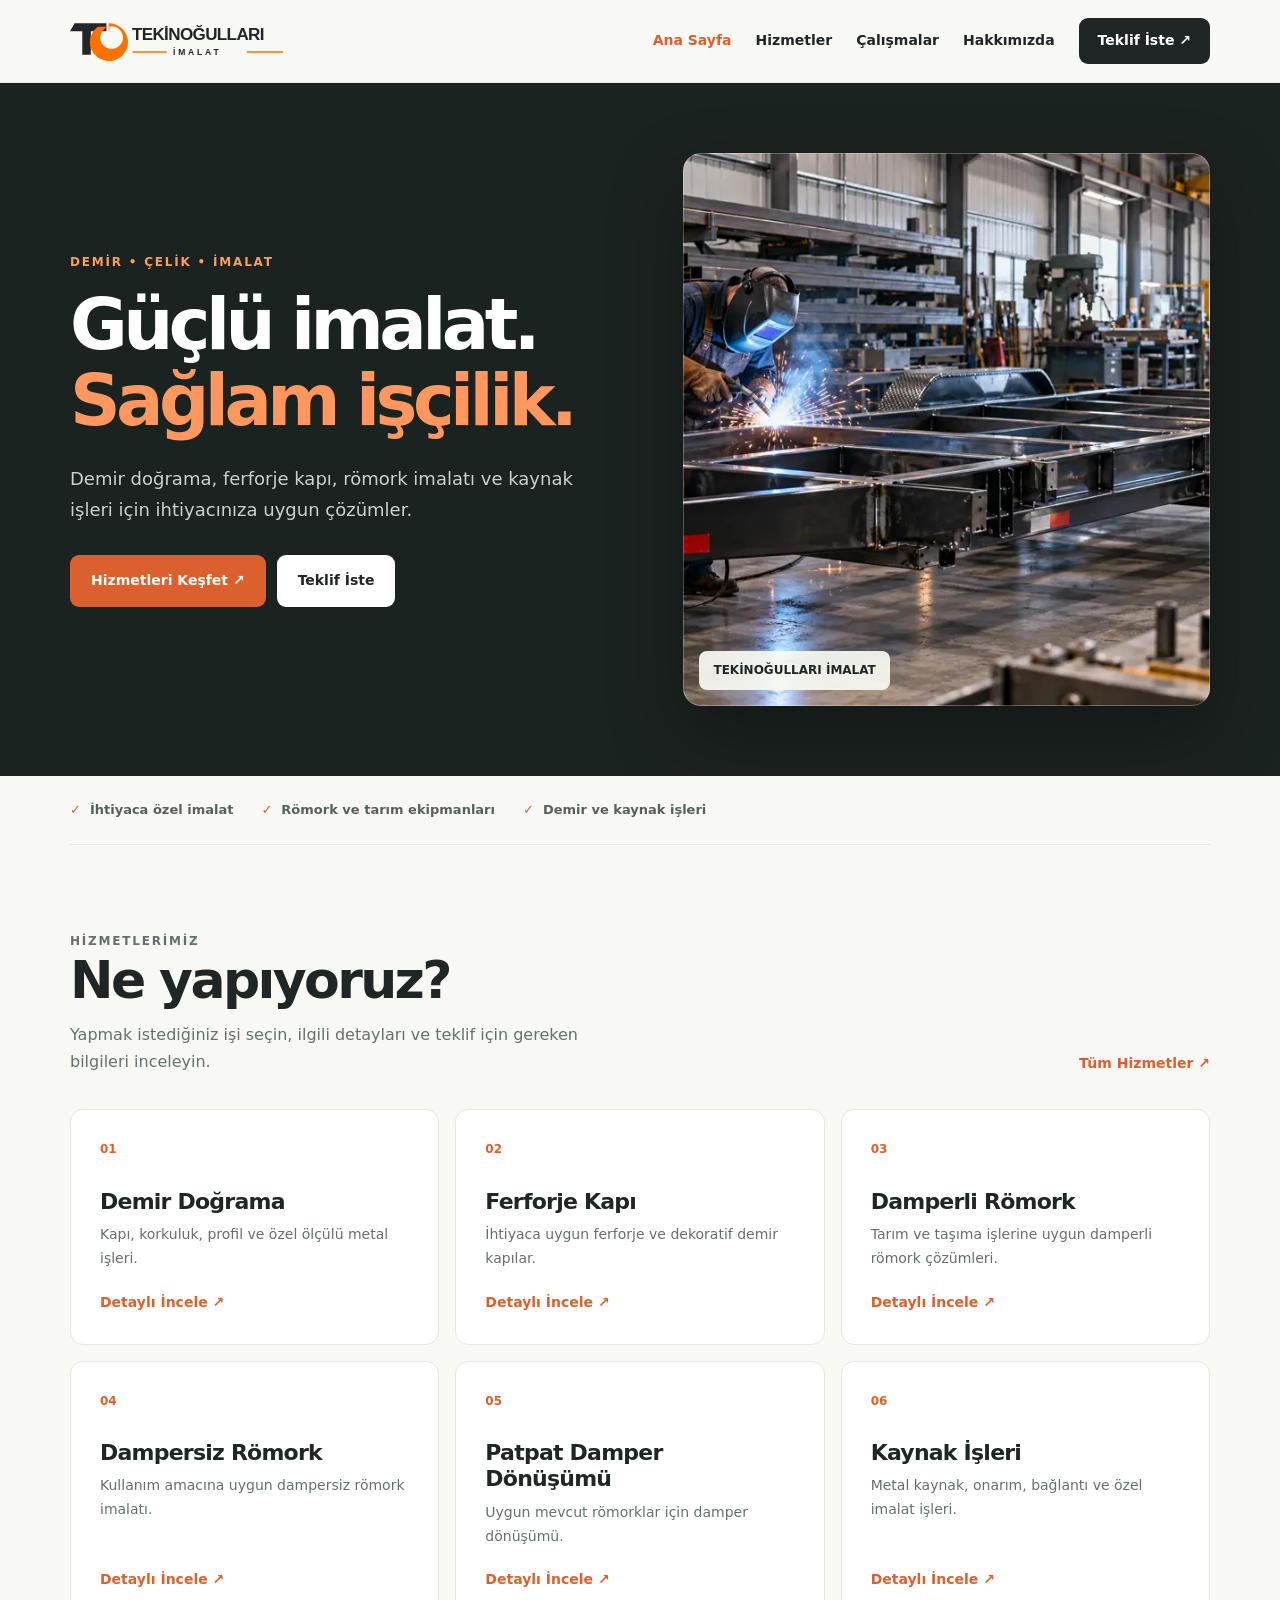
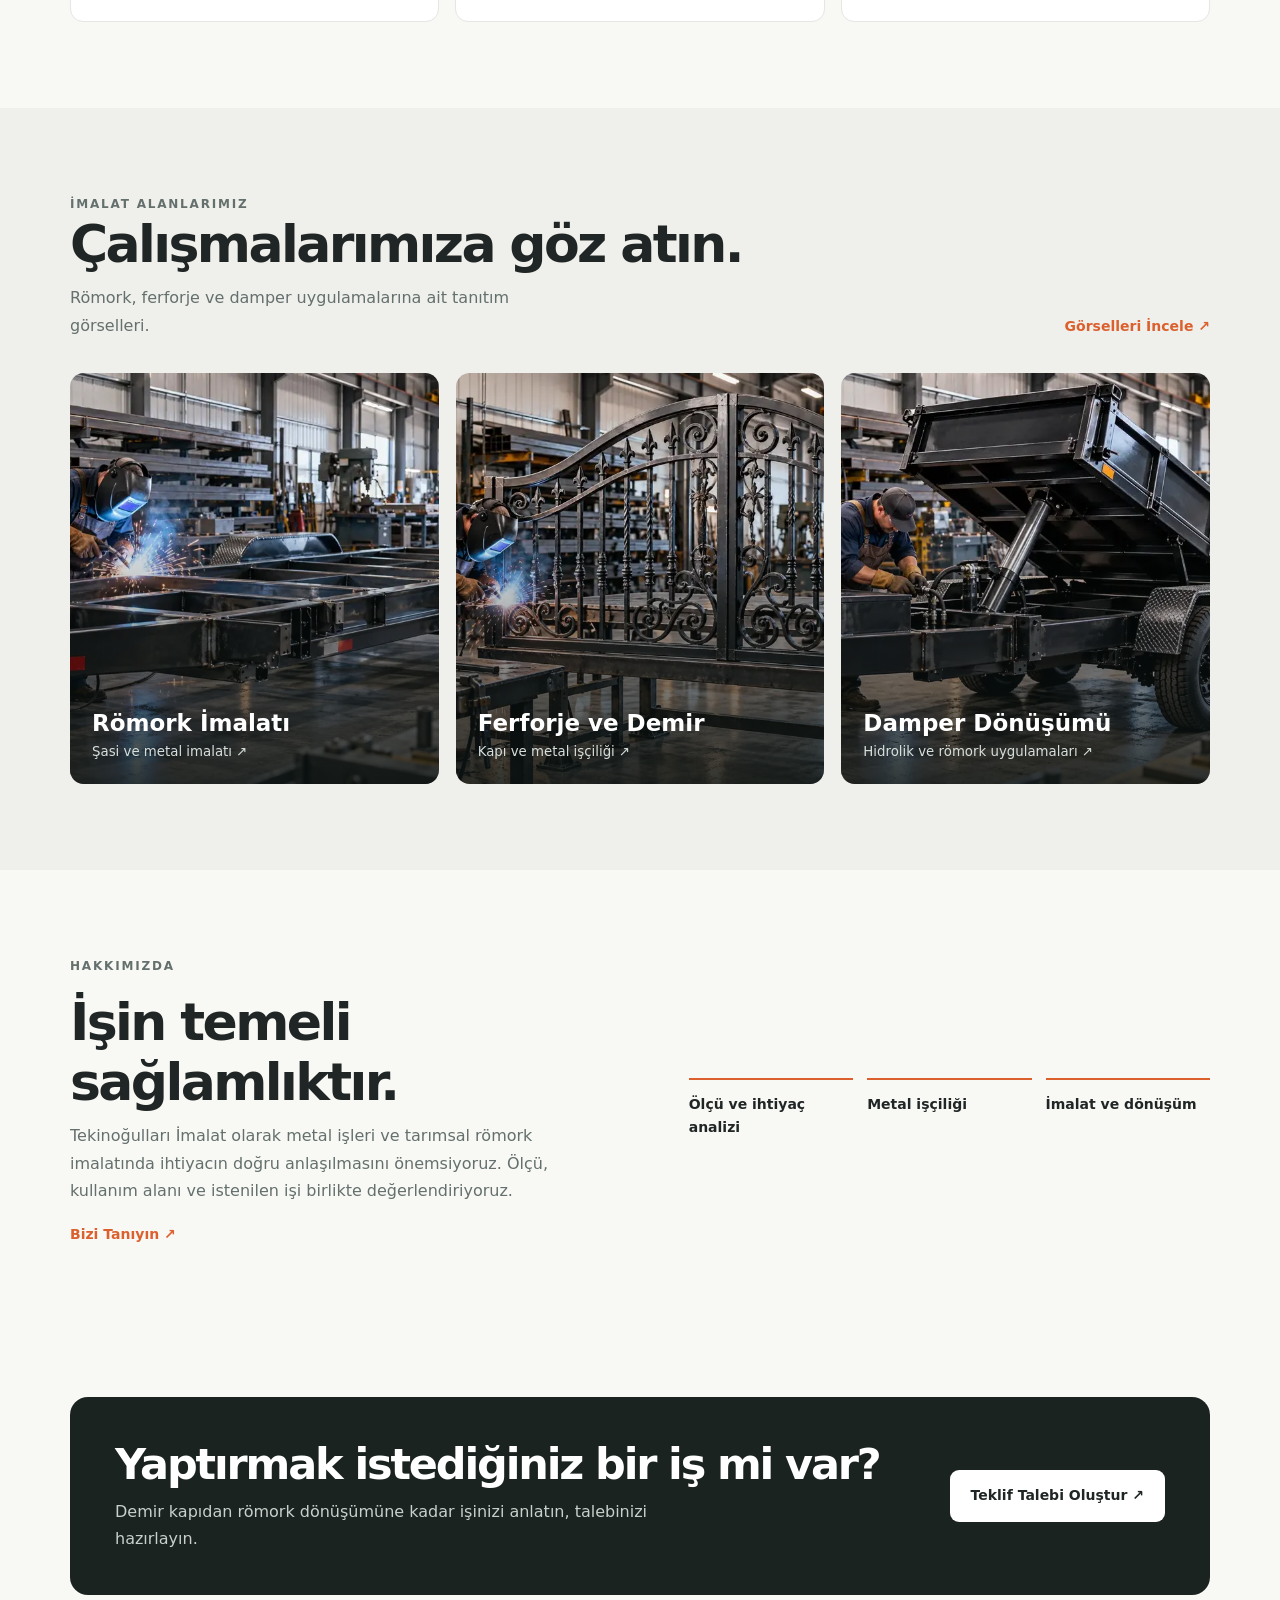
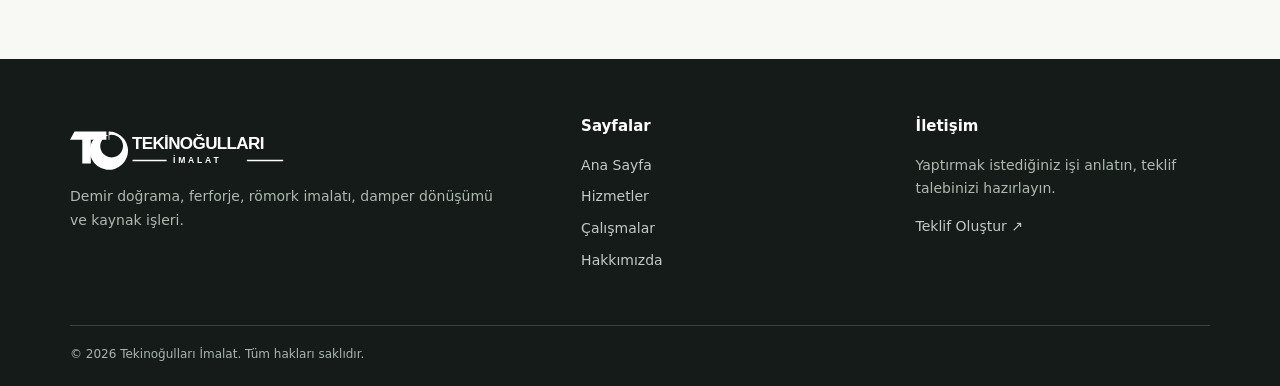
<file: index.html>
<!doctype html><html lang="tr"><head><meta charset="utf-8"><meta name="viewport" content="width=device-width,initial-scale=1"><meta name="theme-color" content="#1b2321"><meta name="description" content="Tekinoğulları İmalat. Demir doğrama, ferforje kapı, damperli ve dampersiz römork imalatı, patpat damper dönüşümü ve kaynak işleri."><title>Ana Sayfa | TEKİNOĞULLARI İMALAT</title><link rel="icon" href="/assets/to-icon.svg" type="image/svg+xml"><link rel="stylesheet" href="/assets/site.css"><script src="/assets/site.js" defer></script></head><body><a class="skip" href="#icerik">İçeriğe geç</a><header class="header"><nav class="container nav" aria-label="Ana menü"><a class="brand" href="/" aria-label="Tekinoğulları İmalat ana sayfa"><img src="/assets/to-horizontal.svg" alt="Tekinoğulları İmalat" width="240" height="55"></a><button class="menu-button" id="menuButton" aria-controls="navLinks" aria-expanded="false">☰ Menü</button><div class="nav-links" id="navLinks"><a href="/" class="active" aria-current="page">Ana Sayfa</a><a href="/hizmetler/" >Hizmetler</a><a href="/calismalar/" >Çalışmalar</a><a href="/hakkimizda/" >Hakkımızda</a><a href="/iletisim/" class="nav-cta" >Teklif İste ↗</a></div></nav></header><main id="icerik">
<section class="hero"><div class="container hero-grid"><div class="reveal"><p class="eyebrow" style="color:#ff9b65">Demir • Çelik • İmalat</p><h1>Güçlü imalat.<br><span>Sağlam işçilik.</span></h1><p class="hero-lead">Demir doğrama, ferforje kapı, römork imalatı ve kaynak işleri için ihtiyacınıza uygun çözümler.</p><div class="btnrow"><a href="/hizmetler/" class="btn">Hizmetleri Keşfet ↗</a><a href="/iletisim/" class="btn white">Teklif İste</a></div></div><div class="hero-image reveal"><img src="/assets/romork.webp" alt="Atölyede römork şasisi üzerinde kaynak işlemi" width="1100" height="619" fetchpriority="high"><span class="image-chip">TEKİNOĞULLARI İMALAT</span></div></div></section>
<div class="container trust-strip"><span>İhtiyaca özel imalat</span><span>Römork ve tarım ekipmanları</span><span>Demir ve kaynak işleri</span></div>
<section class="section"><div class="container"><div class="section-title reveal"><div><p class="eyebrow">Hizmetlerimiz</p><h2>Ne yapıyoruz?</h2><p>Yapmak istediğiniz işi seçin, ilgili detayları ve teklif için gereken bilgileri inceleyin.</p></div><a class="text-link" href="/hizmetler/">Tüm Hizmetler ↗</a></div><div class="services-grid"><a class="service-card reveal" href="/hizmetler/demir-dograma.html" aria-label="Demir Doğrama detayları"><span class="number">01</span><h3>Demir Doğrama</h3><p>Kapı, korkuluk, profil ve özel ölçülü metal işleri.</p><span class="arrow">Detaylı İncele ↗</span></a><a class="service-card reveal" href="/hizmetler/ferforje-kapi.html" aria-label="Ferforje Kapı detayları"><span class="number">02</span><h3>Ferforje Kapı</h3><p>İhtiyaca uygun ferforje ve dekoratif demir kapılar.</p><span class="arrow">Detaylı İncele ↗</span></a><a class="service-card reveal" href="/hizmetler/damperli-romork.html" aria-label="Damperli Römork detayları"><span class="number">03</span><h3>Damperli Römork</h3><p>Tarım ve taşıma işlerine uygun damperli römork çözümleri.</p><span class="arrow">Detaylı İncele ↗</span></a><a class="service-card reveal" href="/hizmetler/dampersiz-romork.html" aria-label="Dampersiz Römork detayları"><span class="number">04</span><h3>Dampersiz Römork</h3><p>Kullanım amacına uygun dampersiz römork imalatı.</p><span class="arrow">Detaylı İncele ↗</span></a><a class="service-card reveal" href="/hizmetler/patpat-damper-donusumu.html" aria-label="Patpat Damper Dönüşümü detayları"><span class="number">05</span><h3>Patpat Damper Dönüşümü</h3><p>Uygun mevcut römorklar için damper dönüşümü.</p><span class="arrow">Detaylı İncele ↗</span></a><a class="service-card reveal" href="/hizmetler/kaynak-isleri.html" aria-label="Kaynak İşleri detayları"><span class="number">06</span><h3>Kaynak İşleri</h3><p>Metal kaynak, onarım, bağlantı ve özel imalat işleri.</p><span class="arrow">Detaylı İncele ↗</span></a></div></div></section>
<section class="section tinted"><div class="container"><div class="section-title reveal"><div><p class="eyebrow">İmalat Alanlarımız</p><h2>Çalışmalarımıza göz atın.</h2><p>Römork, ferforje ve damper uygulamalarına ait tanıtım görselleri.</p></div><a class="text-link" href="/calismalar/">Görselleri İncele ↗</a></div><div class="photo-grid"><a class="photo-card reveal" href="/hizmetler/dampersiz-romork.html"><img src="/assets/romork.webp" alt="Römork İmalatı imalatı görseli" width="1100" height="619" loading="lazy" decoding="async"><div class="photo-text"><strong>Römork İmalatı</strong><small>Şasi ve metal imalatı ↗</small></div></a><a class="photo-card reveal" href="/hizmetler/ferforje-kapi.html"><img src="/assets/ferforje.webp" alt="Ferforje ve Demir imalatı görseli" width="1100" height="619" loading="lazy" decoding="async"><div class="photo-text"><strong>Ferforje ve Demir</strong><small>Kapı ve metal işçiliği ↗</small></div></a><a class="photo-card reveal" href="/hizmetler/patpat-damper-donusumu.html"><img src="/assets/damper.webp" alt="Damper Dönüşümü imalatı görseli" width="1100" height="619" loading="lazy" decoding="async"><div class="photo-text"><strong>Damper Dönüşümü</strong><small>Hidrolik ve römork uygulamaları ↗</small></div></a></div></div></section>
<section class="section"><div class="container intro-grid"><div class="reveal"><p class="eyebrow">Hakkımızda</p><h2>İşin temeli sağlamlıktır.</h2><p>Tekinoğulları İmalat olarak metal işleri ve tarımsal römork imalatında ihtiyacın doğru anlaşılmasını önemsiyoruz. Ölçü, kullanım alanı ve istenilen işi birlikte değerlendiriyoruz.</p><a class="text-link" href="/hakkimizda/">Bizi Tanıyın ↗</a></div><div class="reveal"><div class="features"><div class="feature">Ölçü ve ihtiyaç analizi</div><div class="feature">Metal işçiliği</div><div class="feature">İmalat ve dönüşüm</div></div></div></div></section>
<section class="section compact"><div class="container"><div class="cta-band reveal"><div><h2>Yaptırmak istediğiniz bir iş mi var?</h2><p>Demir kapıdan römork dönüşümüne kadar işinizi anlatın, talebinizi hazırlayın.</p></div><a class="btn white" href="/iletisim/">Teklif Talebi Oluştur ↗</a></div></div></section>
</main><footer class="footer"><div class="container"><div class="footer-grid"><div><a href="/" aria-label="Ana sayfa"><img src="/assets/to-horizontal.svg" class="footer-logo" alt="Tekinoğulları İmalat" width="240" height="55"></a><p>Demir doğrama, ferforje, römork imalatı, damper dönüşümü ve kaynak işleri.</p></div><div><h3>Sayfalar</h3><a href="/">Ana Sayfa</a><a href="/hizmetler/">Hizmetler</a><a href="/calismalar/">Çalışmalar</a><a href="/hakkimizda/">Hakkımızda</a></div><div><h3>İletişim</h3><p>Yaptırmak istediğiniz işi anlatın, teklif talebinizi hazırlayın.</p><a href="/iletisim/">Teklif Oluştur ↗</a></div></div><div class="footer-bottom">© <span data-year></span> Tekinoğulları İmalat. Tüm hakları saklıdır.</div></div></footer></body></html>
</file>
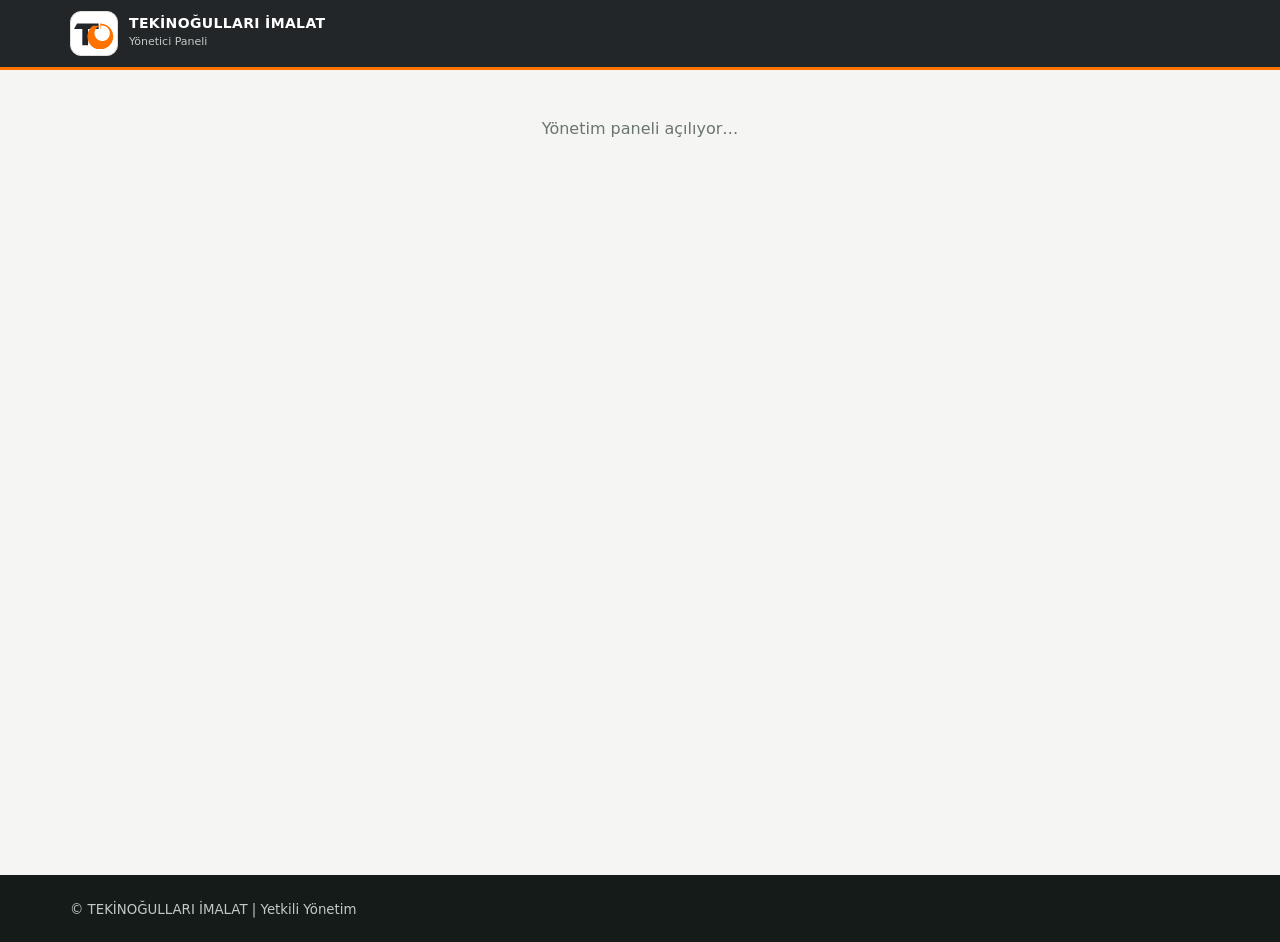
<file: admin/index.html>
<!doctype html><html lang="tr"><head><meta charset="utf-8"><meta name="viewport" content="width=device-width,initial-scale=1,maximum-scale=1,user-scalable=no,viewport-fit=cover"><meta name="apple-mobile-web-app-capable" content="yes"><meta name="mobile-web-app-capable" content="yes"><meta name="apple-mobile-web-app-status-bar-style" content="black"><meta name="apple-mobile-web-app-title" content="Tekinoğulları Yönetim"><link rel="manifest" href="/admin/manifest.webmanifest"><meta name="theme-color" content="#222629"><meta name="robots" content="noindex,nofollow"><title>Yönetici Paneli | TEKİNOĞULLARI İMALAT</title><link rel="icon" href="/assets/to-icon.svg" type="image/svg+xml"><link rel="stylesheet" href="/assets/site.css"><script>
/* Keep the admin at 1:1 scale on iPhone and Android; single-finger list/detail
   scrolling and all editable fields remain fully usable. */
document.addEventListener("gesturestart",function(event){event.preventDefault()},{passive:false});
document.addEventListener("gesturechange",function(event){event.preventDefault()},{passive:false});
document.addEventListener("touchmove",function(event){
 if(event.touches&&event.touches.length>1)event.preventDefault();
},{passive:false});
</script><style>
body{background:#f1f2ef}#app{min-height:75vh}.admin-header{background:#1b2321;color:white;padding:16px 0}.admin-header .container{display:flex;justify-content:space-between;align-items:center;gap:20px}.admin-header strong{letter-spacing:-.02em}.admin-header a{color:#d6ddd9;font-size:13px}.admin-header .button{color:white;background:transparent;border:1px solid #68716c;border-radius:7px;padding:7px 13px;display:none}.admin-wrap{max-width:1120px;margin:45px auto 85px;padding:0 20px}.login-card{width:min(440px,100%);margin:80px auto;background:white;border:1px solid #dce1dc;padding:36px;border-radius:15px;box-shadow:0 16px 40px #11201312}.login-card h1{font-size:30px;letter-spacing:-.035em;margin-bottom:10px}.login-card p{color:#626c65}.login-card button{width:100%}.login-card input{width:100%;padding:12px 13px;border:1px solid #cbd2cb;border-radius:8px;margin:6px 0 15px}.dashboard-head{display:flex;justify-content:space-between;align-items:center;gap:15px;margin-bottom:25px}.dashboard-head h1{font-size:clamp(26px,4vw,38px);margin:0}.stats{display:grid;grid-template-columns:repeat(4,1fr);gap:13px;margin-bottom:23px}.stat{border:1px solid #dce2dd;background:white;border-radius:12px;padding:19px}.stat b{font-size:32px;display:block;line-height:1.1}.stat small{color:#69756d}.grid-admin{display:grid;grid-template-columns:minmax(0,1fr) minmax(300px,.9fr);gap:16px;align-items:start}.admin-panel{background:white;border:1px solid #dce2dd;border-radius:12px;overflow:hidden}.admin-panel h2{font-size:18px;margin:0;padding:21px;border-bottom:1px solid #edf0ec}.filters{padding:14px 18px;border-bottom:1px solid #edf0ec;display:grid;grid-template-columns:1.4fr 1fr 1fr;gap:8px}.filters input,.filters select,.select-status,textarea{padding:10px 11px;background:white;border:1px solid #cfd7d1;border-radius:7px;width:100%}.request-list{max-height:640px;overflow-y:auto}.request{border:0;border-bottom:1px solid #e8ece8;text-align:left;background:white;display:block;width:100%;padding:15px 19px}.request:last-child{border-bottom:0}.request:hover,.request.selected{background:#fff6f1}.request .head{display:flex;justify-content:space-between;align-items:center;gap:8px;font-weight:800}.request .meta{display:block;color:#6e7771;font-size:13px;margin-top:5px}.tag{font-size:12px;font-weight:800;border-radius:999px;background:#f1f1ef;padding:3px 9px;color:#58645d}.tag.new{background:#fce5d7;color:#9e4718}.tag.reviewing{background:#e2edfa;color:#24518d}.tag.completed{background:#e1f4e8;color:#176538}.detail-pad{padding:22px}.detail-pad h3{font-size:24px;margin:0 0 8px}.detail-pad .label{font-size:12px;text-transform:uppercase;letter-spacing:.06em;color:#7a867e;margin:20px 0 3px}.detail-pad .value{margin:0;white-space:pre-wrap;overflow-wrap:anywhere}.detail-pad label{display:block;margin-top:17px;font-size:13px;font-weight:800}.detail-pad textarea{min-height:100px;resize:vertical;margin-top:6px}.detail-pad select{margin-top:6px}.detail-pad .btn{margin-top:20px}.empty{padding:26px;color:#69766c}.error{color:#ad2727;font-size:13px;margin:14px 0 0}.success{color:#21623b;font-size:13px;margin:14px 0 0}#loading{margin:45px 0;text-align:center;color:#6a756d}.is-hidden{display:none!important}@media(max-width:800px){.stats{grid-template-columns:repeat(2,1fr)}.grid-admin{grid-template-columns:1fr}.admin-wrap{margin:26px auto 65px}.dashboard-head{align-items:start;flex-direction:column}}
.customer-rating-tag{font-size:12px;color:#69776d;display:block;margin-top:7px}.customer-rating-tag.scored{color:#99651b;font-weight:800}.rating-box{background:#f8f8f4;border:1px solid #e5e6dd;border-radius:12px;padding:17px 16px;margin:22px 0 24px}.rating-title{font-weight:850;font-size:12px;letter-spacing:.055em;margin-bottom:5px}.rating-stars{display:flex;align-items:center;flex-wrap:wrap;gap:2px}.rating-star{background:none;border:0;color:#b9c0ba;font-size:36px;line-height:1.1;padding:3px 6px;min-width:44px;min-height:45px;transition:color .15s,transform .15s}.rating-star:hover,.rating-star:focus-visible{color:#d79b27;transform:translateY(-1px)}.rating-star.selected{color:#d79b27}.rating-star:disabled{cursor:progress;opacity:.6}.rating-clear{background:transparent;border:0;text-decoration:underline;color:#686f68;margin-left:7px;padding:8px;font-size:12px}.rating-current{font-size:14px;font-weight:800;margin-top:5px}.rating-help{font-size:12px;color:#646d66;margin:6px 0 0}.rating-feedback{font-size:12px;color:#37734c;margin:4px 0 0}.rating-feedback.error{color:#b22c2c}@media(max-width:800px){.filters{grid-template-columns:1fr 1fr}}@media(max-width:500px){.filters{grid-template-columns:1fr}}

.admin-tabs{display:flex;gap:9px;flex-wrap:wrap;border-bottom:1px solid #d9e0da;margin-bottom:23px}.admin-tab{border:0;border-bottom:3px solid transparent;background:transparent;padding:12px 16px;min-height:46px;font-weight:800;color:#627167}.admin-tab.active{border-color:#d77d41;color:#1b2321}.admin-tab:focus-visible{outline:2px solid #d77d41}
.fin-heading{display:flex;align-items:center;justify-content:space-between;gap:15px;margin-bottom:18px}.fin-heading h2{font-size:clamp(24px,3vw,32px);margin:3px 0}.fin-heading p:not(.eyebrow){font-size:13px;color:#69766c;margin:0}.fin-period{display:flex;gap:12px;flex-wrap:wrap;align-items:end;margin-bottom:18px}.fin-period label,.fin-form label{display:flex;flex-direction:column;gap:7px;font-size:13px;font-weight:750;color:#3c473f}.fin-period select,.fin-period input,.fin-form select,.fin-form input{border:1px solid #cbd5cd;background:white;padding:10px 11px;border-radius:8px;min-height:43px;width:100%;color:#1b2321}.fin-period #finDates{display:flex;align-items:end;gap:10px;flex-wrap:wrap}.fin-period #finDates.is-hidden{display:none}
.fin-stats{display:grid;grid-template-columns:repeat(4,minmax(0,1fr));gap:12px;margin-bottom:21px}.fin-stat{background:white;border:1px solid #dce2dd;border-radius:12px;padding:19px;min-width:0}.fin-stat small{display:block;color:#69766c;font-size:13px;margin-bottom:8px}.fin-stat strong{font-size:clamp(17px,2vw,25px);overflow-wrap:anywhere;font-variant-numeric:tabular-nums}.fin-stat:first-child strong,.fin-net.positive strong{color:#207044}.fin-stat:nth-child(2) strong,.fin-net.negative strong{color:#ac3e34}.fin-grid{display:grid;grid-template-columns:1fr 1.1fr;gap:16px;align-items:start}.fin-card{background:white;border:1px solid #dce2dd;border-radius:12px;overflow:hidden;min-width:0}.fin-card header{padding:19px 20px;border-bottom:1px solid #e8ece8}.fin-card header h3{font-size:18px;margin:0 0 4px}.fin-card header p{font-size:13px;color:#728074;margin:0}.fin-form{padding:19px 20px;display:grid;gap:17px}.fin-duo{display:grid;grid-template-columns:1fr 1fr;gap:12px}.fin-note{font-size:12px;line-height:1.5;color:#6d796f;margin:0}.fin-actions{display:flex;gap:8px;flex-wrap:wrap}.fin-feedback{margin:0;font-size:13px}.fin-feedback.error{color:#ad332b}.fin-feedback.success{color:#257341}
.fin-list{max-height:660px;overflow-y:auto}.fin-record{border-bottom:1px solid #e9eee9;padding:15px 20px}.fin-record-top{display:flex;align-items:start;justify-content:space-between;gap:11px}.fin-record-name{font-size:14px;font-weight:800;overflow-wrap:anywhere}.fin-record-meta{font-size:12px;color:#6d7b70;margin-top:5px;overflow-wrap:anywhere}.fin-record-price{font-size:16px;white-space:nowrap;font-weight:850}.fin-record-price.income{color:#287646}.fin-record-price.expense{color:#a94135}.fin-record-actions{display:flex;gap:14px;margin-top:10px}.fin-record-actions button{font-size:12px;background:none;border:none;color:#557063;text-decoration:underline;padding:4px 0}.fin-record-actions button.danger{color:#b14b42}.fin-footer{padding:13px 20px;border-top:1px solid #eaeeea;font-size:12px;color:#7b867e;margin:0}
@media(max-width:900px){.fin-stats{grid-template-columns:repeat(2,minmax(0,1fr))}.fin-grid{grid-template-columns:1fr}}@media(max-width:550px){.fin-duo{grid-template-columns:1fr}.fin-heading{flex-direction:column;align-items:start}.fin-record-top{flex-direction:column}.fin-record-price{white-space:normal}.fin-stat{padding:15px}.admin-tab{padding:10px 12px}}

.wa-card{border:1px solid #dbe7da;border-radius:12px;background:#f8fbf7;padding:18px 17px;margin:24px 0 19px}
.wa-card h4{font-size:16px;margin:0 0 5px;letter-spacing:-.015em;color:#1a3725}
.wa-card .wa-description{color:#52685a;font-size:13px;line-height:1.5;margin:0 0 14px}
.wa-card .wa-label{display:block;font-size:13px;font-weight:800;color:#233b2c;margin:13px 0 0}
.wa-card .wa-select,.wa-card .wa-message{display:block;background:white;border:1px solid #cbd9cd;border-radius:8px;padding:10px 11px;width:100%;margin-top:7px;color:#1b2321;font-size:14px;font-family:inherit}
.wa-card .wa-message{min-height:150px;resize:vertical;line-height:1.55}
.wa-actions{margin:16px 0 11px;display:flex;align-items:center;gap:10px;flex-wrap:wrap}
.wa-actions .wa-open{display:inline-flex;align-items:center;justify-content:center;min-height:44px;padding:11px 16px;margin:0;text-decoration:none;background:#1a7545;color:white;border-radius:8px;border:0;font-size:14px;font-weight:800}
.wa-actions .wa-open:hover{background:#155b37;color:white}
.wa-actions .wa-open.wa-disabled{opacity:.45;pointer-events:none;cursor:not-allowed}
.wa-card .wa-note,.wa-card .wa-feedback{font-size:12px;line-height:1.5;color:#607064;margin:7px 0 0}
.wa-card .wa-feedback:not(:empty){color:#205c38}
@media(max-width:550px){.wa-card{padding:15px}.wa-actions .wa-open{width:100%}}

/* Tekinoğulları mobile admin: original site logo remains unchanged. */
.detail-title{display:flex;align-items:center;justify-content:space-between;border-bottom:1px solid #edf0ec;gap:10px}
.detail-title h2{border-bottom:0!important}
.back-list{display:none;background:#fff7f1;color:#9b481a;border:1px solid #edccb8;border-radius:8px;padding:10px 12px;min-height:44px;font-size:13px;font-weight:800;margin-right:16px}
.customer-actions{display:flex;gap:10px;flex-wrap:wrap;margin:12px 0 20px}
.quick-action{display:inline-flex;justify-content:center;align-items:center;text-decoration:none;border:1px solid #d8dcd5;border-radius:10px;background:#f5f7f3;color:#27382e;min-height:48px;padding:12px 19px;font-size:15px;font-weight:800}
.quick-action.whatsapp{background:#e8f7ee;color:#17643a;border-color:#c3e5ce}
.quick-action:hover{opacity:.9}
.quote-photo{margin:7px 0 20px;padding:0;border-radius:12px;overflow:hidden;border:1px solid #e1e7e0;background:#f3f5f2;min-height:120px;position:relative}
.quote-photo .photo-link{display:block;line-height:0}
.quote-photo img{display:block;max-width:100%;width:100%;max-height:420px;object-fit:contain;background:#e9ede9}
.quote-photo .photo-state{font-size:13px;color:#6b776f;padding:30px 12px;text-align:center;line-height:1.4;margin:0}
.wa-card{margin:22px 0 5px}
.wa-card summary{font-weight:850;display:list-item;font-size:15px;line-height:1.5;color:#215438;cursor:pointer;padding:4px 0;list-style-position:inside}
.wa-card summary:focus-visible{outline:2px solid #1a7545;outline-offset:4px}
.wa-card[open] summary{margin-bottom:10px}
@media(max-width:800px){
 .admin-wrap{margin:16px auto 52px;padding:0 12px}
 .dashboard-head{margin-bottom:14px;flex-direction:row;align-items:center}
 .dashboard-head h1{font-size:23px}
 .dashboard-head .eyebrow{font-size:10px}
 .dashboard-head .btn{padding:10px 11px;min-height:44px}
 .admin-tabs{position:sticky;top:0;z-index:20;background:#f1f2ef;padding-top:5px;margin:0 0 12px;box-shadow:0 7px 12px -14px #111}
 .admin-tab{flex:1;text-align:center;padding:10px 8px;min-width:0}
 .stats{gap:7px;margin-bottom:13px}
 .stat{padding:11px 12px;border-radius:10px}
 .stat b{font-size:25px}
 .stat small{font-size:11px}
 .grid-admin{gap:0}
 .grid-admin:not(.mobile-detail-active)>#requestDetailPanel{display:none}
 .grid-admin.mobile-detail-active>#requestListPanel{display:none}
 .admin-panel{border-radius:11px}
 .admin-panel h2{padding:14px 15px;font-size:17px}
 .request-list{max-height:none;overflow:visible}
 .request{padding:14px 14px;min-height:86px}
 .request .head{gap:6px}
 .request .head>span:first-child{font-size:15px;overflow-wrap:anywhere}
 .request .meta{font-size:12px}
 .filters{padding:12px;display:grid;grid-template-columns:minmax(0,1fr) minmax(0,1fr);gap:8px}
 .filters input{grid-column:1/-1}
 .filters input,.filters select{min-width:0;min-height:46px;font-size:14px}
 .back-list{display:inline-flex;align-items:center;justify-content:center}
 .detail-pad{padding:15px}
 .detail-pad h3{font-size:22px}
 .detail-pad .label{margin:14px 0 4px}
 .detail-pad .value{font-size:15px;line-height:1.5}
 .detail-pad textarea,.detail-pad .select-status{font-size:16px;min-height:48px}
 .detail-pad .btn{min-height:48px}
 .customer-actions>.quick-action{flex:1}
 .quote-photo img{max-height:365px}
 .fin-card{border-radius:10px}
}
@media(max-width:380px){
 .admin-header .container{padding-left:12px;padding-right:12px}
 .admin-header strong{font-size:13px}
 .detail-title h2{font-size:15px}
 .back-list{font-size:12px;padding:7px;margin-right:8px}
}

.notification-hint{font-size:12px;color:#247347;background:#e8f4ed;padding:10px 13px;margin:0 0 13px;border-radius:8px;border:1px solid #c9e5d4;line-height:1.45}

/* Mobile app navigation and direct status actions; original TO brand files unchanged. */
.request-card{background:#fff;border-bottom:1px solid #e8ece8}
.request-card:last-child{border-bottom:0}
.request-card.selected>.request{background:#fff6f1}
.request-card .request{border-bottom:0;padding-bottom:8px}
.request-card .request:hover{background:#fff8f3}
.request-quick-actions{display:flex;justify-content:flex-end;align-items:center;padding:0 14px 12px;gap:8px}
.request-next{display:inline-flex;align-items:center;justify-content:center;min-height:42px;padding:9px 15px;border:1px solid #efc6a9;background:#fff5ed;border-radius:9px;color:#9b4219;font-weight:800;font-size:13px;cursor:pointer}
.request-next:active{background:#ffe6d7}
.request-next:disabled{opacity:.6;cursor:progress}
.status-toast{position:fixed;bottom:22px;left:50%;transform:translateX(-50%);z-index:200;display:flex;gap:14px;align-items:center;justify-content:space-between;background:#1b2922;color:#fff;box-shadow:0 12px 30px #0004;border-radius:12px;padding:13px 16px;width:max-content;max-width:min(92vw,460px);font-size:13px;line-height:1.35}
.status-undo{border:1px solid #f4c39f;color:#ffd6ad;background:transparent;white-space:nowrap;border-radius:7px;padding:9px 12px;font-weight:800;min-height:40px}
.mobile-bottom-nav{display:none}
@media(max-width:800px){
 #dashboard{padding-bottom:calc(84px + env(safe-area-inset-bottom,0px))}
 .admin-tabs{display:none!important}
 .request-card .request{min-height:70px}
 .request-quick-actions{padding:0 12px 13px}
 .request-next{min-height:44px;min-width:130px}
 .status-toast{bottom:calc(83px + env(safe-area-inset-bottom,0px));max-width:calc(100vw - 24px);width:calc(100vw - 24px);padding:10px 12px}
 .mobile-bottom-nav{position:fixed;display:grid;grid-template-columns:repeat(4,minmax(0,1fr));bottom:0;left:0;right:0;padding:6px 8px calc(6px + env(safe-area-inset-bottom,0px));gap:5px;z-index:120;background:#fff;border-top:1px solid #d9e0d9;box-shadow:0 -7px 20px #14221612}
 .mobile-bottom-item{border:0;border-radius:10px;background:transparent;color:#69766c;min-height:53px;display:flex;flex-direction:column;align-items:center;justify-content:center;gap:3px;font-size:11px;font-weight:800}
 .mobile-bottom-item svg{flex-shrink:0}
 .mobile-bottom-item.active{background:#fff1e7;color:#9a481d}
 .mobile-bottom-item:focus-visible{outline:2px solid #df874b;outline-offset:1px}
 .footer{padding-bottom:calc(85px + env(safe-area-inset-bottom,0px))!important}
}


/* Mobil ağırlıklı iş takibi. TO logo dosyalarına dokunulmaz. */
.work-head{display:flex;align-items:center;justify-content:space-between;gap:14px;margin:0 0 18px}
.work-head h2{font-size:clamp(23px,3vw,30px);margin:0 0 5px}
.work-head p{font-size:13px;color:#6b776d;margin:0}
.work-head-buttons{display:flex;gap:8px;flex-wrap:wrap}
.work-head-buttons .btn{min-height:44px;white-space:nowrap}
.work-stats{display:grid;grid-template-columns:repeat(4,minmax(0,1fr));gap:12px;margin-bottom:16px}
.work-stat{border:1px solid #dce2dd;background:white;border-radius:12px;padding:18px;min-width:0}
.work-stat strong{display:block;font-size:29px;line-height:1.1;color:#242e25}
.work-stat small{font-size:12px;color:#727d73}
.work-late-stat strong{color:#b43e2e}
.work-grid{display:grid;grid-template-columns:1.1fr .9fr;align-items:start;gap:16px}
.work-card{background:#fff;border:1px solid #dce2dd;border-radius:12px;overflow:hidden;min-width:0}
.work-card-head{padding:17px 19px;border-bottom:1px solid #edf0ec}
.work-card-head h3{font-size:17px;margin:0}
.work-card-head p{margin:3px 0 0;color:#738074;font-size:12px}
.work-count{background:#fff2e9;color:#a85320;border-radius:99px;font-size:12px;padding:3px 9px;margin-left:5px}
.work-filters{display:grid;grid-template-columns:1.1fr .9fr;gap:9px;padding:13px 15px;border-bottom:1px solid #edf0ec}
.work-filters input,.work-filters select{width:100%;min-width:0;min-height:45px;border:1px solid #cbd5cd;border-radius:8px;padding:9px 10px;background:#fff;font-size:14px}
.work-list{max-height:700px;overflow-y:auto}
.work-item{width:100%;background:#fff;border:0;border-bottom:1px solid #edf0ec;padding:16px;text-align:left;display:block;min-height:96px}
.work-item:last-child{border-bottom:0}
.work-item.selected,.work-item:hover{background:#fff8f3}
.work-item-top{display:flex;justify-content:space-between;align-items:start;gap:9px}
.work-item-top strong{font-size:15px;line-height:1.4;overflow-wrap:anywhere}
.work-status{font-size:11px;font-weight:850;white-space:nowrap;background:#eff0ed;color:#526052;padding:5px 8px;border-radius:999px}
.work-status.in_progress{background:#e5edfa;color:#36528d}
.work-status.ready{background:#fff1dc;color:#925118}
.work-status.delivered{background:#e1f3e8;color:#1d7548}
.work-status.cancelled{background:#ececec;color:#687067}
.work-item-meta{font-size:12px;color:#768076;margin:5px 0 8px;overflow-wrap:anywhere}
.work-item-bottom{display:flex;justify-content:space-between;align-items:center;flex-wrap:wrap;gap:7px;font-size:12px}
.work-date{color:#607267}
.work-date.late{color:#ad3627;font-weight:800}
.work-date.soon{color:#a4601f;font-weight:800}
.work-price{font-size:13px;color:#293c2f}
.work-form{display:grid;gap:14px;padding:18px 19px}
.work-form label{display:flex;flex-direction:column;gap:6px;font-weight:750;font-size:13px;color:#344638}
.work-form input,.work-form select,.work-form textarea{width:100%;min-width:0;min-height:44px;border:1px solid #cbd5cd;padding:10px 12px;border-radius:8px;background:white;color:#1b2321;font-size:15px;font-family:inherit}
.work-form select:disabled{background:#f2f4f1;color:#626c63}
.work-form textarea{resize:vertical;line-height:1.5;min-height:110px}
.work-duo{display:grid;grid-template-columns:1fr 1fr;gap:12px}
.work-note,.work-footnote{margin:0;color:#68786d;font-size:12px;line-height:1.55}
.work-footnote{margin:13px 0}
.work-form-actions{display:flex;gap:9px;flex-wrap:wrap}
.work-form-actions .btn{min-height:44px}
.work-feedback{font-size:13px;margin:0;line-height:1.45}
.work-feedback.success{color:#247245}
.work-feedback.error{color:#ab382d}
@media(max-width:930px){.work-grid{grid-template-columns:1fr}.work-list{max-height:none}.work-stats{grid-template-columns:repeat(2,minmax(0,1fr))}}
@media(max-width:800px){
 .work-head{align-items:stretch;flex-direction:column;margin-bottom:12px}
 .work-head h2{font-size:23px}
 .work-head-buttons{display:flex}
 .work-head-buttons .btn{flex:1;justify-content:center}
 .work-stats{gap:8px;margin-bottom:13px}
 .work-stat{padding:12px;border-radius:10px}
 .work-stat strong{font-size:25px}
 .work-stat small{font-size:11px}
 .work-card{border-radius:10px}
 .work-form-shell:not(.work-form-open){display:none}
 .work-filters{padding:11px;gap:8px}
 .work-item{padding:14px;min-height:90px}
 .work-form{padding:15px}
 .work-form input,.work-form select,.work-form textarea{font-size:16px}
 .work-duo{grid-template-columns:1fr}
 .work-head-buttons .btn{padding:10px}
 .mobile-bottom-item{min-width:0;font-size:11px}
 .mobile-bottom-nav{gap:2px;padding-left:5px;padding-right:5px}
}


.quote-work-btn{width:100%;display:inline-flex;align-items:center;justify-content:center;min-height:47px;margin:1px 0 15px;padding:11px 14px;border:1px solid #e4b689;border-radius:10px;background:#fff2e7;color:#965022;font-size:14px;font-weight:850;text-align:center}
.quote-work-btn:hover{background:#ffe6d5}
.work-notice{font-size:13px;line-height:1.4;padding:11px 14px;border:1px solid #b7dfc8;background:#eaf7ef;color:#27613e;border-radius:9px;margin:0 0 13px}


/* İşletme Ana Ekranı: mobile-first, no changes to the original brand mark. */
.home-top{display:flex;gap:14px;justify-content:space-between;align-items:center;margin-bottom:19px}
.home-top h2{font-size:clamp(22px,3vw,30px);margin:1px 0 3px;letter-spacing:-.03em;color:#1b2820}
.home-eyebrow{color:#b05a20;font-size:11px;font-weight:850;letter-spacing:.12em;margin:0 0 5px}
.home-subhead{color:#68746c;font-size:13px;margin:0}
.home-top .btn{min-height:43px;white-space:nowrap}
.home-error{margin:0 0 14px;background:#fff1e9;border:1px solid #f0c6ab;color:#a13b20;border-radius:10px;padding:11px 14px;font-size:13px}
.home-metrics{display:grid;grid-template-columns:repeat(4,minmax(0,1fr));gap:11px;margin-bottom:24px}
.home-metric{min-width:0;display:flex;flex-direction:column;align-items:stretch;gap:5px;padding:17px;border-radius:13px;border:1px solid #dce3dc;background:#fff;text-align:left;min-height:125px;color:#1b2820;cursor:pointer}
.home-metric small{font-size:12px;color:#66746a;font-weight:750}
.home-metric strong{font-size:clamp(25px,3vw,35px);line-height:1.2;font-variant-numeric:tabular-nums}
.home-metric span{font-size:11px;color:#87938a}
.home-metric:hover,.home-metric:focus-visible{border-color:#d5894e;background:#fffaf6}
.home-metric-new strong{color:#bf641e}
.home-metric-late strong{color:#b4372c}
.home-metric-wide{grid-column:1/-1;min-height:85px;flex-direction:row;justify-content:space-between;align-items:center;flex-wrap:wrap}
.home-metric-wide strong{order:2}
.home-metric-wide span{width:100%}
.home-finance-header,.home-feed-head{display:flex;align-items:center;justify-content:space-between;gap:10px}
.home-finance-header{margin-bottom:11px}
.home-finance-header h3,.home-feed-head h3{margin:0;font-size:17px}
.home-text-link{border:0;background:transparent;color:#995228;font-size:12px;font-weight:850;min-height:42px;padding:7px;cursor:pointer;white-space:nowrap}
.home-financials{display:grid;grid-template-columns:repeat(3,minmax(0,1fr));gap:11px;margin-bottom:25px}
.home-finance-tile{min-width:0;border:1px solid #dce3dc;background:#fff;padding:17px;border-radius:13px}
.home-finance-tile small{display:block;font-size:12px;color:#66746a;margin-bottom:8px}
.home-finance-tile strong{font-size:clamp(15px,2vw,23px);font-weight:850;overflow-wrap:anywhere;font-variant-numeric:tabular-nums}
#homeIncome,.home-finance-net strong.positive{color:#247047}
#homeExpense,.home-finance-net strong.negative{color:#b53e34}
.home-feed-grid{display:grid;grid-template-columns:repeat(2,minmax(0,1fr));align-items:start;gap:15px}
.home-feed{border:1px solid #dce3dc;background:#fff;border-radius:13px;overflow:hidden;min-width:0}
.home-feed-head{padding:12px 14px;border-bottom:1px solid #eef0ed}
.home-feed-head h3{font-size:16px}
.home-feed-list .home-list-item{background:#fff;border:0;border-bottom:1px solid #edf0eb;width:100%;min-height:69px;padding:12px 14px;display:flex;gap:9px;justify-content:space-between;align-items:center;text-align:left}
.home-feed-list .home-list-item:last-child{border-bottom:0}
.home-feed-list .home-list-item:hover{background:#fff7f1}
.home-list-text{display:flex;flex-direction:column;min-width:0;gap:4px}
.home-list-text strong{font-size:13px;overflow-wrap:anywhere}
.home-list-subtitle{font-size:12px;color:#728075;overflow-wrap:anywhere}
.home-list-chevron{font-size:25px;font-weight:600;color:#b26737}
.home-due-badge{flex-shrink:0;background:#fff0df;color:#995b1e;border-radius:999px;padding:5px 8px;font-size:11px;font-weight:850}
.home-due-badge.is-late{background:#fbe7e3;color:#b13728}
.home-empty{padding:19px 14px;font-size:13px;color:#758177;margin:0}
.home-footnotes{margin:12px 0 28px;font-size:12px;color:#788179;line-height:1.5}
.home-footnotes p{margin:5px 0}
@media(max-width:900px){.home-metrics{grid-template-columns:repeat(2,minmax(0,1fr))}.home-feed-grid{grid-template-columns:1fr}}
@media(max-width:800px){
 .home-top{margin:0 0 13px;align-items:center}
 .home-top h2{font-size:22px}
 .home-top .btn{padding:9px 11px}
 .home-metrics{gap:8px;margin-bottom:18px}
 .home-metric{padding:14px 12px;min-height:107px;border-radius:11px}
 .home-metric small{font-size:11px}
 .home-metric strong{font-size:30px}
 .home-metric-wide{min-height:84px;padding:13px}
 .home-finance-header{margin-bottom:7px}
 .home-financials{gap:8px;margin-bottom:19px;grid-template-columns:repeat(2,minmax(0,1fr))}
 .home-finance-tile{padding:12px;border-radius:10px}
 .home-finance-tile strong{font-size:17px}
 .home-finance-net{grid-column:1/-1}
 .home-feed-grid{gap:12px}
 .home-feed-head{padding:8px 11px}
 .home-feed-head h3{font-size:15px}
 .home-bottom-nav,.mobile-bottom-item{min-width:0}
 .mobile-bottom-item{font-size:10px;gap:3px;padding:3px 0}
 .mobile-bottom-nav{gap:1px;padding-left:3px;padding-right:3px}
}


/* TEKİNOĞULLARI Müşteri Hesapları: original TO logo preserved. */
.account-header{display:flex;align-items:center;justify-content:space-between;gap:12px;margin-bottom:16px}
.account-header h2{font-size:clamp(22px,3vw,30px);margin:0 0 5px}
.account-header p{font-size:13px;margin:0;color:#6e7b71}
.account-header .btn{min-height:44px;white-space:nowrap}
.account-notice{background:#e9f6ec;color:#28643b;border:1px solid #bfdfc9;border-radius:10px;padding:12px;margin-bottom:15px;font-size:13px;line-height:1.4}
.account-notice.error{background:#fff1eb;border-color:#efc3b4;color:#9c3927}
.account-summary{display:grid;grid-template-columns:repeat(4,minmax(0,1fr));gap:11px;margin-bottom:12px}
.account-total-card{background:#fff;border:1px solid #dce3dd;border-radius:13px;padding:17px;min-width:0}
.account-total-card small{font-size:12px;color:#69766d;display:block}
.account-total-card strong{font-size:clamp(18px,2.15vw,26px);line-height:1.2;display:block;margin:8px 0;font-variant-numeric:tabular-nums;overflow-wrap:anywhere}
.account-total-card span{font-size:11px;color:#839086;display:block;line-height:1.4}
.account-total-owed strong{color:#a9511f}
.account-extra-total{font-size:12px;color:#9d5f2b;margin:0 0 12px}
.account-section{background:#fff;border:1px solid #dce3dd;border-radius:13px;overflow:hidden}
.account-section-head{display:flex;justify-content:space-between;align-items:center;gap:12px;padding:15px 17px;border-bottom:1px solid #edf0ec}
.account-section-head h3{margin:0;font-size:18px}
.account-section-head p{font-size:12px;margin:4px 0 0;color:#748177;line-height:1.4}
.account-section-head>span{color:#78857b;font-size:12px;white-space:nowrap}
.account-controls{padding:12px 15px;display:grid;grid-template-columns:1.5fr 1fr;gap:9px;border-bottom:1px solid #edf0ec}
.account-controls input,.account-controls select{min-width:0;min-height:46px;width:100%;padding:10px 11px;background:#fff;border:1px solid #cbd5ce;border-radius:8px;color:#28392e;font-size:14px}
.account-card{border-bottom:1px solid #e9eee9}
.account-card:last-child{border-bottom:0}
.account-card[open]{background:#fffdfa}
.account-card-head{display:flex;justify-content:space-between;gap:12px;align-items:start;cursor:pointer;list-style:none;padding:15px 17px}
.account-card-head::-webkit-details-marker{display:none}
.account-head-text{display:flex;flex-direction:column;gap:4px;min-width:0}
.account-head-text strong{font-size:16px;overflow-wrap:anywhere}
.account-head-text span{font-size:13px;color:#5e6f63;overflow-wrap:anywhere}
.account-head-text small{font-size:11px;color:#879087}
.account-head-right{display:flex;flex-direction:column;align-items:end;gap:7px;min-width:90px;text-align:right}
.account-badge{font-size:11px;font-weight:800;border-radius:99px;background:#eff1ef;color:#637268;padding:5px 8px;white-space:nowrap}
.account-badge.partial{background:#fff1e0;color:#9c561b}
.account-badge.unpaid{background:#fbe9e3;color:#a8432c}
.account-badge.paid{background:#e4f5eb;color:#267148}
.account-badge.unknown{background:#edf0f6;color:#626b8e}
.account-badge.extra{background:#fff0df;color:#9b501e}
.account-badge.cancelled{background:#ededed;color:#66716a}
.account-due{font-size:13px;color:#35463a;font-variant-numeric:tabular-nums;overflow-wrap:anywhere}
.account-card-body{padding:0 16px 18px;border-top:1px solid #edf0eb}
.account-amount-grid{display:grid;grid-template-columns:repeat(4,minmax(0,1fr));gap:9px;padding-top:14px}
.account-amount{background:#f6f8f5;padding:12px;border-radius:9px;min-width:0}
.account-amount small{font-size:11px;display:block;color:#708076}
.account-amount strong{font-size:15px;display:block;margin-top:6px;overflow-wrap:anywhere}
.account-progress{width:100%;height:9px;background:#e7eee8;overflow:hidden;border-radius:99px;margin:13px 0}
.account-progress span{display:block;height:100%;background:#328a5d;border-radius:inherit}
.account-extra,.account-alert{font-size:12px;line-height:1.5;background:#fff5e9;color:#915722;border-radius:8px;padding:10px 12px;margin:10px 0}
.account-detail-note{font-size:12px;color:#748078;line-height:1.5;margin:13px 0}
.account-actions{display:flex;gap:9px;flex-wrap:wrap;margin:13px 0}
.account-action{display:inline-flex;align-items:center;justify-content:center;min-height:46px;padding:10px 14px;border-radius:9px;border:1px solid #cfd8cf;background:white;color:#26412f;font-size:13px;text-decoration:none;font-weight:800}
.account-action.primary{background:#fff1e6;border-color:#edc3a7;color:#98501f}
.account-history{border-top:1px solid #e8efe9;padding-top:14px}
.account-history>strong{display:block;margin-bottom:6px;font-size:14px}
.account-payment{display:flex;align-items:center;justify-content:space-between;gap:10px;padding:11px 0;border-bottom:1px solid #edf0ee}
.account-payment:last-child{border-bottom:0}
.account-payment-text{display:flex;flex-direction:column;gap:4px;min-width:0}
.account-payment-text strong{font-size:13px}
.account-payment-text small{font-size:11px;color:#7b867c;overflow-wrap:anywhere}
.account-payment>b{font-size:13px;font-variant-numeric:tabular-nums;white-space:nowrap}
.account-payment-loading,.account-empty{padding:18px 15px;color:#778279;font-size:13px;margin:0}
.account-footnote,.account-hint,.account-updated{font-size:12px;line-height:1.5;color:#768078;margin:12px 0}
.home-account-link{width:100%;background:#fff5ec;border:1px solid #efcfba;border-radius:9px;color:#9b501d;padding:11px 14px;font-weight:850;font-size:13px;display:flex;align-items:center;justify-content:space-between;margin:0 0 14px;min-height:46px;text-align:left}
@media(max-width:900px){
 .account-summary{grid-template-columns:repeat(2,minmax(0,1fr))}
 .account-amount-grid{grid-template-columns:repeat(2,minmax(0,1fr))}
}
@media(max-width:800px){
 .account-header h2{font-size:21px}
 .account-header .btn{padding:10px}
 .account-summary{gap:8px}
 .account-total-card{padding:12px;border-radius:10px}
 .account-total-card small{font-size:11px}
 .account-total-card strong{font-size:17px}
 .account-section-head{padding:12px}
 .account-controls{grid-template-columns:1fr;padding:10px}
 .account-card-head{padding:14px 12px}
 .account-head-text strong{font-size:14px}
 .account-head-right{min-width:98px}
 .account-due{font-size:12px}
 .account-card-body{padding:0 12px 14px}
 .account-amount-grid{gap:7px}
 .account-amount{padding:10px}
 .account-amount strong{font-size:14px}
 .account-action.primary{flex:1}
 .account-controls input,.account-controls select{font-size:16px}
}


/* Mobile stock, document editor */
.stock-intro,.stock-toolbar,.stock-panel-head{display:flex;align-items:center;justify-content:space-between;gap:10px}
.stock-intro h2{font-size:23px;margin:0 0 5px}
.stock-intro p{font-size:13px;color:#69786d;margin:0}
.stock-intro .btn{min-height:44px}
.stock-stats{display:grid;grid-template-columns:repeat(3,minmax(0,1fr));gap:9px;margin:16px 0}
.stock-stats>div{background:#fff;border:1px solid #dae2da;border-radius:10px;padding:14px;min-width:0}
.stock-stats small{font-size:11px;color:#718076;display:block}
.stock-stats strong{display:block;font-size:20px;margin-top:6px;overflow-wrap:anywhere}
.stock-toolbar{justify-content:flex-start;margin:14px 0;flex-wrap:wrap}
.stock-toolbar .btn{min-height:45px}
.stock-panel,.stock-form-card{background:#fff;border:1px solid #dee5dd;border-radius:11px;overflow:hidden}
.stock-form-card{padding:15px;margin-bottom:13px}
.stock-form-card h3{font-size:17px;margin:0 0 12px}
.stock-panels{display:grid;grid-template-columns:1.3fr .7fr;gap:13px}
.stock-panel-head{padding:13px 15px;border-bottom:1px solid #edf0ed}
.stock-panel-head h3{font-size:16px;margin:0}
.stock-filters{padding:10px;display:grid;grid-template-columns:1fr .7fr;gap:8px}
.stock-filters input,.stock-filters select,.stock-fields input,.stock-fields select{padding:10px;min-height:44px;min-width:0;background:#fff;border:1px solid #cbd4cd;border-radius:8px;color:#283b30;font-size:15px}
.stock-filters input,.stock-filters select{width:100%}
.stock-fields{display:grid;grid-template-columns:repeat(2,minmax(0,1fr));gap:12px}
.stock-fields label{display:flex;flex-direction:column;gap:5px;font-size:13px;font-weight:700}
.stock-help{grid-column:1/-1;font-size:12px;color:#738077;margin:0}
.stock-buttons{grid-column:1/-1;display:flex;gap:8px}
.stock-notice{padding:12px;border-radius:9px;background:#e9f6eb;color:#227143;font-size:13px;margin:0 0 12px}
.stock-notice.bad{background:#fff0e8;color:#a34a28}
.stock-item,.stock-history-line{padding:13px 14px;border-top:1px solid #eef1ee}
.stock-item-head,.stock-item-line,.stock-history-line{display:flex;justify-content:space-between;align-items:center;gap:8px}
.stock-item-head strong{font-size:14px;overflow-wrap:anywhere}
.stock-item-line{color:#6a786f;font-size:12px;margin:8px 0}
.stock-item-actions{display:flex;gap:8px;flex-wrap:wrap}
.stock-action{border:1px solid #edc9b0;border-radius:8px;background:#fff6f0;color:#9e5327;padding:9px 13px;font-size:12px;font-weight:800;min-height:41px}
.stock-action.subdued{background:#f7f8f6;color:#5e7064;border-color:#dae0da}
.stock-action:disabled{opacity:.45}
.stock-pill{border-radius:99px;padding:5px 8px;background:#e2f4e8;color:#2b7147;font-size:11px;font-weight:800;white-space:nowrap}
.stock-pill.danger{background:#fce7df;color:#af382d}
.stock-history-name{display:flex;flex-direction:column;gap:3px;min-width:0}
.stock-history-name strong{font-size:13px;overflow-wrap:anywhere}
.stock-history-name small{font-size:11px;color:#7a857b;overflow-wrap:anywhere}
.stock-history-line b{font-size:12px;white-space:nowrap}
.stock-positive{color:#2b874e}
.stock-negative{color:#b2472f}
.stock-empty{padding:18px;font-size:13px;color:#7b877c;margin:0}
.doc-overlay{position:fixed;inset:0;overflow-y:auto;z-index:500;background:#0009;display:flex;align-items:flex-start;justify-content:center;padding:28px 12px}
.doc-sheet{background:#fff;width:min(770px,100%);border-radius:14px;padding:21px;box-shadow:0 14px 44px #0003}
.doc-head,.doc-items-heading,.doc-total{display:flex;align-items:center;justify-content:space-between;gap:12px}
.doc-head{border-bottom:1px solid #e2e7e2;padding-bottom:12px;margin-bottom:15px}
.doc-head strong{font-size:18px}.doc-head p{margin:3px 0;color:#788478;font-size:12px}
#docClose{background:#f4f5f3;border:0;border-radius:8px;font-size:18px;min-width:43px;min-height:43px}
.doc-fields{display:grid;grid-template-columns:repeat(2,minmax(0,1fr));gap:11px}
.doc-fields label{display:flex;flex-direction:column;gap:5px;font-size:13px;font-weight:750}
.doc-fields input,.doc-fields select,.doc-fields textarea{width:100%;min-width:0;background:#fff;border:1px solid #cdd7cd;border-radius:8px;padding:11px;font-size:16px}
.doc-fields label:nth-child(7),.doc-fields label:nth-child(10),.doc-items,.doc-items-heading,.doc-total,.doc-guidance,.doc-error,#docPrint{grid-column:1/-1}
.doc-items-heading strong{font-size:15px}.doc-items-heading .btn{min-height:42px}
.doc-items{display:grid;gap:7px}
.doc-line{display:grid;grid-template-columns:1.5fr .6fr .9fr 38px;gap:7px}
.doc-line input{font-size:14px;padding:9px}
.doc-item-remove{min-height:44px;border:0;background:#fff0eb;color:#a44228;border-radius:8px;font-size:19px}
.doc-total{background:#f4f7f2;padding:12px;border-radius:8px;font-size:15px}
.doc-total strong{font-size:22px}
.doc-guidance{font-size:12px;color:#748174;line-height:1.45;margin:0}
.doc-error{font-size:13px;color:#b83e30;margin:0}
#docPrint{min-height:49px}
.work-profit-box{margin:13px 0;padding:13px;background:#f7faf5;border:1px solid #d9e9d9;border-radius:10px}
.work-profit-head{display:flex;align-items:center;justify-content:space-between;gap:10px}
.work-profit-head strong{font-size:14px}
.work-profit-head small{font-size:11px;color:#78867d}
.work-profit-grid{display:grid;grid-template-columns:repeat(2,minmax(0,1fr));gap:8px;margin:10px 0}
.work-profit-grid>div{padding:9px;background:#fff;border-radius:8px;min-width:0}
.work-profit-grid small{display:block;font-size:11px;color:#6e7c71}
.work-profit-grid b{display:block;font-size:15px;overflow-wrap:anywhere}
.work-profit-note{font-size:11px;line-height:1.55;color:#738075;margin:8px 0 0}
.work-profit-negative{color:#b3412d}
.work-profit-actions{display:flex;gap:8px;flex-wrap:wrap;margin:12px 0}
.work-profit-actions button{min-height:43px;padding:9px 12px;background:#fff4ea;border:1px solid #edc3a6;color:#924b25;border-radius:9px;font-weight:800;font-size:13px}
.quote-pdf-btn{min-height:46px;width:100%;border:1px solid #d4ddd5;background:#fff;color:#405444;border-radius:9px;margin:4px 0 12px;font-weight:800}
@media(max-width:850px){.stock-panels{grid-template-columns:1fr}.stock-fields{grid-template-columns:1fr}.stock-stats{grid-template-columns:repeat(2,minmax(0,1fr))}.stock-stats>div:last-child{grid-column:1/-1}}
@media(max-width:800px){.mobile-bottom-item{font-size:9px}.mobile-bottom-nav{gap:0;padding-left:2px;padding-right:2px}.stock-intro h2{font-size:21px}.stock-filters{grid-template-columns:1fr}.stock-action{flex:1}.doc-overlay{padding:0}.doc-sheet{min-height:100vh;border-radius:0;padding:15px 12px 95px}.doc-fields{grid-template-columns:1fr}.doc-line{grid-template-columns:1fr 60px 90px 33px}.doc-line input{padding:8px 6px;font-size:13px}.doc-fields label{grid-column:1/-1}.doc-items-heading{align-items:center}.doc-items-heading .btn{padding:9px}.doc-total strong{font-size:18px}}


/* Tekinoğulları compact management UI. Exact original TO palette: #222629 + #ff7200. */
:root{--tek-charcoal:#222629;--tek-orange:#ff7200;--tek-orange-ink:#9c4300;--tek-cream:#fff5ec;--tek-line:#e2e4e0;--tek-muted:#67706b}
body{background:#f5f5f3;color:var(--tek-charcoal)}
.admin-header{background:#222629;border-bottom:3px solid #ff7200;padding:11px 0}
.admin-header .container{max-width:1160px}
.admin-brand{display:flex;align-items:center;gap:11px;min-width:0}
.admin-brand-mark{display:grid;place-items:center;background:#fff;border-radius:11px;width:48px;height:45px;flex-shrink:0;border:1px solid #dedfdb}
.admin-brand-mark img{width:40px;height:34px;object-fit:contain;display:block}
.admin-brand-copy{display:flex;flex-direction:column;gap:2px;min-width:0}
.admin-header .admin-brand-copy strong{font-size:14px;line-height:1.15;letter-spacing:.025em}
.admin-brand-copy span{font-size:11px;color:#c5c9c5}
.dashboard-head .eyebrow,.home-eyebrow,.more-kicker{color:var(--tek-orange-ink);font-weight:900}
.dashboard-head h1,.home-top h2,.more-intro h2{color:var(--tek-charcoal)}
#dashboard .admin-tabs{gap:3px}
#dashboard .admin-tab.active{color:var(--tek-orange-ink);border-color:#f6ac73;background:var(--tek-cream)}
#dashboard .admin-tab:focus-visible,#dashboard button:focus-visible{outline:2px solid #b25100;outline-offset:2px}
#dashboard .home-metrics{gap:10px}
#dashboard .home-metric{border-color:var(--tek-line);box-shadow:0 2px 10px #22262906;transition:border-color .15s ease,transform .15s ease}
#dashboard .home-metric:hover{border-color:#ffb77e}
#dashboard .home-metric-new{border-top:3px solid var(--tek-orange);padding-top:15px}
#dashboard .home-metric-new strong{color:var(--tek-orange-ink)}
#dashboard .home-metric-late strong{color:#ac392c}
#dashboard .home-metric-wide{border-left:3px solid var(--tek-orange)}
#dashboard .home-financials,#dashboard .home-feed-grid{gap:12px}
#dashboard .home-finance-tile,#dashboard .home-feed{border-color:var(--tek-line)}
#dashboard .home-text-link{color:var(--tek-orange-ink)}
#dashboard .home-account-link{background:var(--tek-cream);border-color:#f7c9aa;color:var(--tek-orange-ink)}
.home-quick{margin:0 0 22px}
.home-quick-head{display:flex;align-items:center;justify-content:space-between;gap:12px;margin-bottom:11px}
.home-quick-head h3{margin:0;font-size:17px}
.home-quick-head>span{font-size:12px;color:var(--tek-muted)}
.home-quick-grid{display:grid;grid-template-columns:repeat(2,minmax(0,1fr));gap:10px}
.home-quick-action{display:flex;align-items:center;gap:12px;text-align:left;background:#fff;border:1px solid var(--tek-line);color:var(--tek-charcoal);border-radius:12px;min-height:75px;padding:13px 15px}
.home-quick-action>span:nth-child(2){display:flex;flex-direction:column;gap:3px;flex:1;min-width:0}
.home-quick-action strong{font-size:14px;line-height:1.3}
.home-quick-action small{font-size:11px;color:var(--tek-muted)}
.home-quick-action>span:last-child{font-size:24px;line-height:1;color:var(--tek-orange)}
.home-quick-action svg{flex-shrink:0;color:var(--tek-orange-ink)}
.home-quick-primary{background:var(--tek-charcoal);border-color:var(--tek-charcoal);color:#fff}
.home-quick-primary small{color:#ced1cd}
.home-quick-primary svg,.home-quick-primary>span:last-child{color:#ff9449}
.home-quick-action:active{transform:translateY(1px)}
.more-view{max-width:760px;margin:auto}
.more-intro{margin:0 0 19px}
.more-intro h2{font-size:27px;margin:3px 0 5px}
.more-intro p:last-child{color:var(--tek-muted);font-size:13px;margin:0}
.more-kicker{font-size:11px;letter-spacing:.13em;margin:0}
.more-menu{overflow:hidden;border:1px solid var(--tek-line);background:#fff;border-radius:14px}
.more-menu-item{display:flex;align-items:center;text-align:left;gap:13px;border:0;border-bottom:1px solid #edeFEB;width:100%;padding:17px 16px;min-height:80px;background:#fff;color:var(--tek-charcoal)}
.more-menu-item:last-child{border-bottom:0}
.more-menu-item:hover,.more-menu-item:focus-visible{background:#fff8f2}
.more-menu-icon{display:grid;place-items:center;flex-shrink:0;width:44px;height:44px;background:var(--tek-cream);color:var(--tek-orange-ink);border-radius:10px}
.more-menu-text{display:flex;flex:1;min-width:0;flex-direction:column;gap:4px}
.more-menu-text strong{font-size:15px}
.more-menu-text small{font-size:12px;color:var(--tek-muted)}
.more-menu-chevron{font-size:25px;color:var(--tek-orange-ink);line-height:1}
.more-note{border:1px solid var(--tek-line);border-radius:12px;background:#fff;margin:17px 0;padding:17px;color:var(--tek-charcoal)}
.more-note strong{font-size:14px}
.more-note p{font-size:12px;line-height:1.55;color:var(--tek-muted);margin:7px 0 14px}
.more-refresh{min-height:45px;padding:10px 16px;color:var(--tek-orange-ink);border:1px solid #f4c5a4;border-radius:9px;background:var(--tek-cream);font-weight:850}
#dashboard .mobile-bottom-nav #mobileAccounts,
#dashboard .mobile-bottom-nav #mobileStock,
#dashboard .mobile-bottom-nav #mobileFinance{display:none!important}
@media(max-width:800px){
 .admin-header{padding:10px 0}
 .admin-header .container{gap:8px}
 .admin-brand-mark{height:40px;width:43px;border-radius:9px}
 .admin-brand-mark img{height:30px;width:35px}
 .admin-header .admin-brand-copy strong{font-size:12px}
 .admin-brand-copy span{font-size:10px}
 .admin-wrap{margin-top:20px;padding-left:13px;padding-right:13px}
 .dashboard-head{margin-bottom:13px}
 .dashboard-head h1{font-size:24px}
 #dashboard .home-top{margin-bottom:13px}
 #dashboard .home-top h2{font-size:21px}
 #dashboard .home-metrics{gap:9px;margin-bottom:19px}
 #dashboard .home-metric{border-radius:11px;min-height:102px;padding:13px}
 #dashboard .home-metric-new{padding-top:11px}
 #dashboard .home-metric strong{font-size:29px}
 #dashboard .home-metric-wide{min-height:77px}
 .home-quick{margin-bottom:20px}
 .home-quick-grid{gap:9px}
 .home-quick-action{min-height:77px;padding:11px 9px;gap:8px}
 .home-quick-action strong{font-size:12px}
 .home-quick-action small{font-size:10px}
 .home-quick-action svg{height:22px;width:22px}
 .home-quick-action>span:last-child{font-size:19px}
 #dashboard .mobile-bottom-nav{
  grid-template-columns:repeat(4,minmax(0,1fr));display:grid;gap:5px;
  left:0;right:0;bottom:0;padding:7px 12px calc(7px + env(safe-area-inset-bottom,0px));
  background:#fff;border-top:1px solid var(--tek-line);box-shadow:0 -5px 18px #22262912;
  z-index:120
 }
 #dashboard .mobile-bottom-item{font-size:11px;font-weight:850;min-height:55px;color:#647067;gap:4px;border-radius:11px}
 #dashboard .mobile-bottom-item svg{height:22px;width:22px}
 #dashboard .mobile-bottom-item.active{background:var(--tek-cream);color:var(--tek-orange-ink)}
 #dashboard .mobile-bottom-item.active svg{color:var(--tek-orange)}
 #dashboard{padding-bottom:calc(92px + env(safe-area-inset-bottom,0px))}
 .status-toast{bottom:calc(88px + env(safe-area-inset-bottom,0px))}
 .more-intro h2{font-size:24px}
 .more-menu-item{padding:13px 12px;min-height:73px}
 .more-menu-icon{height:42px;width:42px}
}
@media(min-width:801px){
 .more-view{margin-top:20px}
}


/* Compact no-page-scroll layout. Scroll is limited to intentionally opened detail/edit forms. */
.tek-pager{display:none;align-items:center;justify-content:space-between;gap:9px;padding:9px 10px;border-top:1px solid #e5e9e3;background:#fff;min-height:51px}
.tek-pager[hidden]{display:none!important}
.tek-page-btn{padding:8px 12px;min-height:36px;border:1px solid #efd0b7;background:#fff7f0;color:#8d410c;border-radius:8px;font-size:12px;font-weight:850}
.tek-page-btn:disabled{opacity:.35}
.tek-page-count{font-size:12px;color:#657068;font-weight:850;font-variant-numeric:tabular-nums}
.tek-heading-actions{display:flex;gap:8px;align-items:center}
[hidden]{display:none!important}
@media(max-width:800px){
 body.tek-app-mode{height:100dvh;overflow:hidden;overscroll-behavior:none}
 body.tek-app-mode .admin-header{height:57px;box-sizing:border-box;padding:6px 0}
 body.tek-app-mode .admin-wrap{height:calc(100dvh - 57px);max-height:calc(100dvh - 57px);margin:0 auto;padding:10px 12px calc(74px + env(safe-area-inset-bottom,0px));overflow:hidden;display:flex;flex-direction:column;min-height:0}
 body.tek-app-mode #dashboard{display:flex;flex-direction:column;flex:1;min-height:0;overflow:hidden;padding-bottom:0}
 body.tek-app-mode .footer,body.tek-app-mode footer{display:none}
 body.tek-app-mode #dashboard>.dashboard-head{flex:none;flex-direction:row;align-items:center;min-height:34px;margin:0 0 8px}
 body.tek-app-mode .dashboard-head .eyebrow{display:none}
 body.tek-app-mode .dashboard-head h1{font-size:20px;line-height:1.2}
 body.tek-app-mode #dashboard>.dashboard-head>#refresh{min-height:34px;padding:6px 9px;font-size:11px}
 body.tek-app-mode #notificationHint{font-size:11px;padding:6px;margin:0 0 6px;flex:none;line-height:1.2}
 body.tek-app-mode .admin-tabs{display:none!important}
 body.tek-app-mode #dashboard>section:not(.is-hidden){display:flex;flex-direction:column;min-height:0;flex:1;overflow:hidden}
 body.tek-app-mode #dashboard .home-top{min-height:0;margin:0 0 8px;flex:none;gap:6px}
 body.tek-app-mode .home-eyebrow,body.tek-app-mode .home-subhead{display:none}
 body.tek-app-mode .home-top h2{font-size:16px;margin:0}
 body.tek-app-mode #homeRefresh{min-height:32px;padding:5px 9px;font-size:11px}
 body.tek-app-mode #homeError{margin:0 0 5px;padding:6px;font-size:11px}
 body.tek-app-mode .home-metrics{display:grid;grid-template-columns:repeat(2,minmax(0,1fr));grid-auto-rows:minmax(0,1fr);gap:8px;margin:0 0 9px;min-height:0;flex:2}
 body.tek-app-mode .home-metric{min-height:0!important;border-radius:9px;padding:9px 11px;gap:2px;justify-content:center}
 body.tek-app-mode .home-metric small{font-size:11px}
 body.tek-app-mode .home-metric strong{font-size:clamp(21px,5vw,27px);line-height:1.15}
 body.tek-app-mode .home-metric span{font-size:10px;white-space:nowrap;text-overflow:ellipsis;overflow:hidden}
 body.tek-app-mode #homePendingCard{display:none}
 body.tek-app-mode .home-metric-wide{grid-column:auto;flex-direction:column;align-items:stretch}
 body.tek-app-mode .home-quick{flex:none;margin:0 0 9px}
 body.tek-app-mode .home-quick-head{margin:0 0 6px}
 body.tek-app-mode .home-quick-head h3{font-size:13px}
 body.tek-app-mode .home-quick-head span{display:none}
 body.tek-app-mode .home-quick-grid{gap:8px}
 body.tek-app-mode .home-quick-action{min-height:52px;padding:8px 9px;border-radius:9px;gap:8px}
 body.tek-app-mode .home-quick-action svg{width:20px;height:20px}
 body.tek-app-mode .home-quick-action strong{font-size:12px}
 body.tek-app-mode .home-quick-action small{display:none}
 body.tek-app-mode .home-finance-header{margin:0 0 6px}
 body.tek-app-mode .home-finance-header h3{font-size:13px}
 body.tek-app-mode .home-finance-header .home-text-link{min-height:30px;padding:3px;font-size:11px}
 body.tek-app-mode #homeAccountsGo{display:none}
 body.tek-app-mode .home-financials{display:grid;grid-template-columns:repeat(3,minmax(0,1fr));gap:6px;flex:none;margin:0}
 body.tek-app-mode .home-finance-tile{min-height:65px;padding:8px 6px;border-radius:8px}
 body.tek-app-mode .home-finance-net{grid-column:auto}
 body.tek-app-mode .home-finance-tile small{font-size:10px;margin-bottom:5px}
 body.tek-app-mode .home-finance-tile strong{font-size:clamp(11px,3vw,15px);line-height:1.2}
 body.tek-app-mode .home-feed-grid,body.tek-app-mode .home-footnotes{display:none}
 body.tek-app-mode .more-intro{margin:0 0 10px;flex:none}
 body.tek-app-mode .more-kicker,body.tek-app-mode .more-intro>p:last-child{display:none}
 body.tek-app-mode .more-intro h2{font-size:19px;margin:0}
 body.tek-app-mode .more-menu{flex:none;border-radius:10px}
 body.tek-app-mode .more-menu-item{min-height:59px;padding:8px 12px}
 body.tek-app-mode .more-menu-icon{height:36px;width:36px}
 body.tek-app-mode .more-menu-text strong{font-size:13px}
 body.tek-app-mode .more-menu-text small{font-size:10px}
 body.tek-app-mode .more-note{padding:10px;margin:9px 0}
 body.tek-app-mode .more-note p{display:none}
 body.tek-app-mode .more-note strong{font-size:12px}
 body.tek-app-mode .more-note button{min-height:34px;margin-top:6px;padding:6px 9px;font-size:11px}
 body.tek-app-mode #quoteView .stats{display:none}
 body.tek-app-mode #requestGrid{display:flex;flex:1;min-height:0;overflow:hidden}
 body.tek-app-mode #requestListPanel,body.tek-app-mode #requestDetailPanel{flex:1;min-height:0;display:flex;flex-direction:column;overflow:hidden}
 body.tek-app-mode #requestGrid:not(.mobile-detail-active)>#requestDetailPanel{display:none}
 body.tek-app-mode #requestGrid.mobile-detail-active>#requestListPanel{display:none}
 body.tek-app-mode #requestListPanel>h2{flex:none;font-size:14px;padding:10px 11px}
 body.tek-app-mode #requestListPanel .filters{flex:none;display:grid;grid-template-columns:1fr 1fr;gap:6px;padding:7px}
 body.tek-app-mode .filters #search{grid-column:1/-1}
 body.tek-app-mode #requestListPanel .filters input,body.tek-app-mode #requestListPanel .filters select{min-height:37px;font-size:12px;padding:6px 7px}
 body.tek-app-mode #requestList{flex:1;min-height:0;max-height:none;overflow:hidden}
 body.tek-app-mode #requestList .request{min-height:0!important;padding:8px 10px;font-size:12px}
 body.tek-app-mode .request-quick-actions{padding:3px 10px 7px}
 body.tek-app-mode .request-next{min-height:33px;padding:5px 10px;font-size:11px}
 body.tek-app-mode .request .meta{font-size:10px;margin-top:3px}
 body.tek-app-mode .request .head>span:first-child{font-size:12px}
 body.tek-app-mode #requestDetailPanel>h2{flex:none;padding:8px 11px;font-size:14px}
 body.tek-app-mode #detail{flex:1;min-height:0;overflow:auto;overscroll-behavior:contain;padding:12px}
 body.tek-app-mode .tek-pager{display:flex;flex:none}
 body.tek-app-mode #workView .work-head{flex:none;margin:0 0 8px;flex-direction:row;align-items:center}
 body.tek-app-mode #workView .work-head h2{font-size:17px;margin:0}
 body.tek-app-mode #workView .work-head p{display:none}
 body.tek-app-mode .work-head-buttons{flex:none}
 body.tek-app-mode #workView #workRefresh{display:none}
 body.tek-app-mode #workView #workNew{min-height:36px;padding:6px 10px;font-size:12px}
 body.tek-app-mode #workView .work-stats{flex:none;gap:7px;margin:0 0 9px}
 body.tek-app-mode #workView .work-stat{padding:8px 10px}
 body.tek-app-mode #workView .work-stat strong{font-size:20px}
 body.tek-app-mode #workView .work-stat small{font-size:10px}
 body.tek-app-mode #workView .work-grid{flex:1;min-height:0;display:flex;flex-direction:column}
 body.tek-app-mode #workView .work-grid>.work-card:first-child{flex:1;min-height:0;display:flex;flex-direction:column}
 body.tek-app-mode #workView .work-grid .work-card-head{flex:none;padding:10px}
 body.tek-app-mode #workView .work-grid .work-card-head h3{font-size:14px}
 body.tek-app-mode #workView .work-filters{flex:none;padding:7px;gap:6px}
 body.tek-app-mode #workView .work-filters input,body.tek-app-mode #workView .work-filters select{min-height:38px;font-size:12px;padding:6px}
 body.tek-app-mode #workView .work-list{flex:1;min-height:0;max-height:none;overflow:hidden}
 body.tek-app-mode #workView .work-item{min-height:0;padding:9px 10px}
 body.tek-app-mode #workView .work-item-top strong{font-size:12px}
 body.tek-app-mode #workView .work-item-meta{font-size:10px;margin:3px 0}
 body.tek-app-mode #workView .work-item-bottom{font-size:10px}
 body.tek-app-mode #workView .work-footnote{display:none}
 body.tek-app-mode #workView #workEditor:not(.work-form-open){display:none!important}
 body.tek-app-mode #workView #workEditor.work-form-open{display:flex;flex-direction:column;position:fixed;z-index:150;inset:57px 0 calc(0px + env(safe-area-inset-bottom,0px));overflow:auto;border-radius:0;border:0;background:#fff;box-shadow:0 0 0 999px #22262920}
 body.tek-app-mode #workView #workEditor .work-card-head{position:sticky;top:0;background:#fff;z-index:2;border-bottom:1px solid #e6e7e2}
 body.tek-app-mode #workView #workEditor .work-form{flex:1;padding-bottom:calc(16px + env(safe-area-inset-bottom,0px))}
 body.tek-app-mode #accountView .account-header{flex:none;margin:0 0 7px}
 body.tek-app-mode #accountView .account-header h2{font-size:16px;margin:0}
 body.tek-app-mode #accountView .account-header p{display:none}
 body.tek-app-mode #accountView .account-header .btn{min-height:34px;padding:5px 8px;font-size:11px}
 body.tek-app-mode #accountView .account-summary{flex:none;gap:5px;margin:0 0 7px}
 body.tek-app-mode #accountView .account-total-card{padding:7px 9px}
 body.tek-app-mode #accountView .account-total-card small{font-size:10px}
 body.tek-app-mode #accountView .account-total-card strong{font-size:15px;margin:4px 0}
 body.tek-app-mode #accountView .account-total-card span{display:none}
 body.tek-app-mode #accountView .account-section{display:flex;flex:1;min-height:0;flex-direction:column}
 body.tek-app-mode #accountView .account-section-head{flex:none;padding:9px}
 body.tek-app-mode #accountView .account-section-head h3{font-size:13px}
 body.tek-app-mode #accountView .account-section-head p{font-size:10px}
 body.tek-app-mode #accountView .account-controls{flex:none;grid-template-columns:1fr 1fr;gap:6px;padding:7px}
 body.tek-app-mode #accountView .account-controls input,body.tek-app-mode #accountView .account-controls select{font-size:12px;min-height:37px;padding:5px}
 body.tek-app-mode #accountView #accountList{flex:1;min-height:0;overflow:hidden}
 body.tek-app-mode #accountView .account-card-head{padding:10px}
 body.tek-app-mode #accountView .account-head-text strong{font-size:12px}
 body.tek-app-mode #accountView .account-head-text span,body.tek-app-mode #accountView .account-due{font-size:11px}
 body.tek-app-mode #accountView .account-hint,body.tek-app-mode #accountView .account-updated{display:none}
 body.tek-app-mode #accountView .account-card[open]{position:fixed;z-index:145;inset:57px 0 0;background:#fff;overflow-y:auto}
 body.tek-app-mode #stockView .stock-intro{flex:none;margin:0 0 7px}
 body.tek-app-mode #stockView .stock-intro h2{font-size:17px;margin:0}
 body.tek-app-mode #stockView .stock-intro p{display:none}
 body.tek-app-mode #stockView .stock-intro .btn{min-height:33px;padding:5px 8px;font-size:11px}
 body.tek-app-mode #stockView .stock-stats{flex:none;margin:0 0 7px;gap:6px}
 body.tek-app-mode #stockView .stock-stats>div{padding:8px}
 body.tek-app-mode #stockView .stock-stats strong{font-size:16px;margin-top:3px}
 body.tek-app-mode #stockView .stock-toolbar{flex:none;margin:0 0 8px}
 body.tek-app-mode #stockView .stock-toolbar .btn{min-height:36px;padding:5px 10px;font-size:12px}
 body.tek-app-mode #stockView .stock-panels{display:flex;flex:1;min-height:0;flex-direction:column}
 body.tek-app-mode #stockView .stock-panel:first-child{flex:1;min-height:0;display:flex;flex-direction:column}
 body.tek-app-mode #stockView .stock-panel:nth-child(2){display:none}
 body.tek-app-mode #stockView .stock-filters{flex:none;grid-template-columns:1fr 1fr}
 body.tek-app-mode #stockView #stockList{flex:1;min-height:0;max-height:none;overflow:hidden}
 body.tek-app-mode #stockView .stock-item{padding:8px 10px}
 body.tek-app-mode #stockView .stock-item-line{margin:4px 0;font-size:11px}
 body.tek-app-mode #stockView .stock-action{min-height:32px;padding:5px 7px;font-size:11px}
 body.tek-app-mode #stockView .stock-form-card:not(.is-hidden){position:fixed;z-index:150;inset:57px 0 0;border-radius:0;overflow-y:auto;padding:15px;background:#fff}
 body.tek-app-mode #financeView .fin-heading{flex:none;margin:0 0 8px;flex-direction:row;align-items:center}
 body.tek-app-mode #financeView .fin-heading h2{font-size:17px;margin:0}
 body.tek-app-mode #financeView .fin-heading .eyebrow{display:none}
 body.tek-app-mode #financeView .tek-heading-actions{gap:6px}
 body.tek-app-mode #financeView .tek-heading-actions .btn{min-height:35px;padding:6px 8px;font-size:11px}
 body.tek-app-mode #financeView .fin-period{flex:none;margin:0 0 6px}
 body.tek-app-mode #financeView .fin-period label{font-size:11px}
 body.tek-app-mode #financeView .fin-period select{min-height:37px;padding:6px;font-size:12px}
 body.tek-app-mode #financeView .fin-stats{flex:none;gap:6px;margin:0 0 9px}
 body.tek-app-mode #financeView .fin-stat{padding:8px}
 body.tek-app-mode #financeView .fin-stat small{font-size:10px;margin-bottom:2px}
 body.tek-app-mode #financeView .fin-stat strong{font-size:14px}
 body.tek-app-mode #financeView .fin-grid{flex:1;min-height:0;display:flex;flex-direction:column}
 body.tek-app-mode #financeView .fin-grid>.fin-card:first-child:not(.tek-form-open){display:none}
 body.tek-app-mode #financeView .fin-grid>.fin-card:first-child.tek-form-open{position:fixed;z-index:150;inset:57px 0 0;background:#fff;border:0;border-radius:0;overflow:auto}
 body.tek-app-mode #financeView .fin-grid>.fin-card:nth-child(2){flex:1;min-height:0;display:flex;flex-direction:column}
 body.tek-app-mode #financeView .fin-grid>.fin-card:nth-child(2)>header{flex:none;padding:9px 11px}
 body.tek-app-mode #financeView .fin-grid>.fin-card:nth-child(2)>header h3{font-size:14px}
 body.tek-app-mode #financeView .fin-grid>.fin-card:nth-child(2) #finList{flex:1;min-height:0;max-height:none;overflow:hidden}
 body.tek-app-mode #financeView .fin-record{padding:8px 10px}
 body.tek-app-mode #financeView .fin-record-name{font-size:12px}
 body.tek-app-mode #financeView .fin-record-meta{font-size:10px}
 body.tek-app-mode #financeView .fin-record-price{font-size:12px}
 body.tek-app-mode #financeView .fin-footer{font-size:10px;padding:7px}
 body.tek-app-mode #financeView .fin-card:first-child .fin-form{padding:13px}
 body.tek-app-mode .doc-overlay{inset:0;overflow-y:auto}
 body.tek-app-mode .tek-pager{display:flex;flex:none}
 body.tek-app-mode .tek-pager[hidden]{display:none!important}
}
@media(max-width:800px) and (max-height:675px){
 body.tek-app-mode .home-quick-head{display:none}
 body.tek-app-mode .home-finance-header{display:none}
 body.tek-app-mode .home-metric small{font-size:10px}
 body.tek-app-mode .home-quick-action{min-height:44px}
 body.tek-app-mode .home-finance-tile{min-height:52px}
 body.tek-app-mode .more-menu-item{min-height:52px}
 body.tek-app-mode .more-note{display:none}
}


/* Fit key numbers on one line while preserving all details through their linked sections. */
@media(max-width:800px){
 body.tek-app-mode #homeSoonCard{display:flex}
 body.tek-app-mode #workView .work-stats{grid-template-columns:repeat(2,minmax(0,1fr))}
 body.tek-app-mode #workView .work-stats>.work-stat:nth-child(n+3){display:none}
 body.tek-app-mode #stockView .stock-stats{grid-template-columns:repeat(2,minmax(0,1fr))}
 body.tek-app-mode #stockView .stock-stats>div:last-child{display:none}
 body.tek-app-mode #stockView .stock-stats>div{grid-column:auto}
 body.tek-app-mode #financeView .fin-stats{grid-template-columns:repeat(2,minmax(0,1fr))}
 body.tek-app-mode #financeView .fin-stats>.fin-stat:last-child{display:none}
 body.tek-app-mode .work-form-shell .work-form-actions{position:sticky;bottom:0;z-index:4;background:#fff;padding:9px 0 12px;border-top:1px solid #e6ebe5}
 body.tek-app-mode #financeView .fin-card:first-child .fin-actions{position:sticky;bottom:0;z-index:4;background:#fff;padding:9px 0}
 body.tek-app-mode #stockView .stock-form-card .stock-buttons{position:sticky;bottom:0;background:#fff;padding:9px 0}
}


/* One heading, full-width options, no artificial centering on phone. */
@media(max-width:800px){
 body.tek-app-mode #dashboard>section#moreView{
  width:100%;max-width:none;margin:0;padding:2px 0 0;
  align-items:stretch;justify-content:flex-start;overflow:hidden
 }
 body.tek-app-mode #moreView .more-menu{width:100%;min-width:0;flex:0 0 auto;border-radius:11px}
 body.tek-app-mode #moreView .more-menu-item{
  min-height:72px;padding:11px 13px;gap:11px
 }
 body.tek-app-mode #moreView .more-menu-icon{height:41px;width:41px}
 body.tek-app-mode #moreView .more-menu-text strong{font-size:14px;line-height:1.3}
 body.tek-app-mode #moreView .more-menu-text small{font-size:11px;line-height:1.3}
 body.tek-app-mode #moreView .more-note{display:none!important}
}
@media(max-width:800px) and (max-height:670px){
 body.tek-app-mode #moreView .more-menu-item{min-height:62px;padding:8px 11px}
}


/* TEKİNOĞULLARI: Three-second launch mark, using the UNMODIFIED original TO file. */
.tek-splash{position:fixed;inset:0;z-index:9999;display:grid;place-items:center;overflow:hidden;background:#222629;color:#fff;isolation:isolate;animation:tek-splash-out 3000ms linear both}
.tek-splash::before{content:"";position:absolute;inset:-35%;background:radial-gradient(circle at 50% 48%,#ff720017 0%,transparent 40%);pointer-events:none}
.tek-splash-halo{position:absolute;width:min(75vmin,430px);aspect-ratio:1;border:1px solid #ffffff10;border-radius:50%;box-shadow:0 0 0 40px #ffffff04,0 0 0 84px #ff720006;animation:tek-halo 2200ms ease-out both}
.tek-splash-center{position:relative;display:flex;flex-direction:column;align-items:center;justify-content:center;gap:7px;padding:22px;max-width:100%;text-align:center}
.tek-splash-logo{width:150px;height:150px;display:grid;place-items:center;border:1px solid #ffffff3b;background:#fff;border-radius:29px;box-shadow:0 26px 72px #0005,0 0 0 1px #ff720024;animation:tek-logo-reveal 1450ms cubic-bezier(.2,.75,.17,1) both}
.tek-splash-logo img{width:125px;height:97px;object-fit:contain;display:block}
.tek-splash-brand{margin-top:19px;font-size:clamp(19px,5.5vw,29px);font-weight:900;letter-spacing:.075em;line-height:1.1;white-space:nowrap;animation:tek-title-reveal 1200ms 470ms ease both}
.tek-splash-sector{font-size:14px;font-weight:900;color:#ff8c39;letter-spacing:.44em;margin-left:.44em;animation:tek-title-reveal 1150ms 680ms ease both}
.tek-splash-rule{width:160px;height:2px;overflow:hidden;background:#ffffff20;border-radius:99px;margin:18px 0 11px}
.tek-splash-rule span{display:block;height:100%;width:100%;background:#ff7200;transform-origin:center;animation:tek-rule-grow 1450ms 620ms ease-out both}
.tek-splash-label{font-size:10px;font-weight:800;letter-spacing:.18em;color:#afb8b2;animation:tek-title-reveal 1100ms 760ms ease both}
@keyframes tek-splash-out{0%,85%{opacity:1;visibility:visible}100%{opacity:0;visibility:hidden;pointer-events:none}}
@keyframes tek-logo-reveal{0%{opacity:0;transform:translateY(30px) scale(.78) rotate(-7deg);filter:blur(7px)}58%{opacity:1;filter:blur(0)}82%{transform:translateY(-3px) scale(1.035) rotate(1deg)}100%{opacity:1;transform:translateY(0) scale(1) rotate(0);filter:blur(0)}}
@keyframes tek-halo{0%{opacity:0;transform:scale(.6)}62%{opacity:.9}100%{opacity:.45;transform:scale(1.05)}}
@keyframes tek-title-reveal{from{opacity:0;transform:translateY(13px);filter:blur(3px)}to{opacity:1;transform:translateY(0);filter:blur(0)}}
@keyframes tek-rule-grow{from{transform:scaleX(0)}to{transform:scaleX(1)}}
/* Quiet, short interaction cues. No layout shifts or page scroll. */
@keyframes tek-scene-in{from{opacity:.55}to{opacity:1}}
@keyframes tek-item-pop{from{opacity:0;transform:translateY(9px)}to{opacity:1;transform:translateY(0)}}
body.tek-app-mode #dashboard>section:not(.is-hidden){animation:tek-scene-in .26s ease-out}
body.tek-app-mode .home-metric{animation:tek-item-pop .36s cubic-bezier(.18,.75,.25,1) backwards}
body.tek-app-mode .home-metric:nth-child(2){animation-delay:45ms}
body.tek-app-mode .home-metric:nth-child(3){animation-delay:90ms}
body.tek-app-mode .home-metric:nth-child(4){animation-delay:135ms}
body.tek-app-mode .home-metric:nth-child(5){animation-delay:180ms}
body.tek-app-mode #moreView:not(.is-hidden) .more-menu-item{animation:tek-item-pop .3s ease-out backwards}
body.tek-app-mode #moreView:not(.is-hidden) .more-menu-item:nth-child(2){animation-delay:45ms}
body.tek-app-mode #moreView:not(.is-hidden) .more-menu-item:nth-child(3){animation-delay:90ms}
body.tek-app-mode #moreView:not(.is-hidden) .more-menu-item:nth-child(4){animation-delay:135ms}
#dashboard .mobile-bottom-item,#dashboard .home-quick-action,#dashboard .more-menu-item,#dashboard .home-metric,#dashboard .stock-action,#dashboard .work-item{transition:background-color .18s ease,border-color .18s ease,color .18s ease,box-shadow .18s ease,transform .18s ease}
@media(hover:hover) and (pointer:fine){
 #dashboard .home-quick-action:hover,#dashboard .home-metric:hover{transform:translateY(-2px);box-shadow:0 8px 22px #22262912}
 #dashboard .more-menu-item:hover{transform:translateX(2px)}
}
#dashboard .mobile-bottom-item:active,#dashboard .home-quick-action:active,#dashboard .more-menu-item:active,#dashboard .home-metric:active,#dashboard .stock-action:active,#dashboard .work-item:active{transform:scale(.975)}
#dashboard .mobile-bottom-item.active svg{animation:tek-nav-pop .22s ease-out}
@keyframes tek-nav-pop{0%{transform:scale(.88)}70%{transform:scale(1.07)}100%{transform:scale(1)}}
@media(max-width:480px){.tek-splash-logo{width:125px;height:125px;border-radius:24px}.tek-splash-logo img{width:105px;height:83px}.tek-splash-brand{letter-spacing:.05em}.tek-splash-sector{font-size:12px}}
@media(prefers-reduced-motion:reduce){
 .tek-splash,.tek-splash-logo,.tek-splash-halo,.tek-splash-brand,.tek-splash-sector,.tek-splash-rule span,.tek-splash-label{animation:none!important}
 .tek-splash{animation:tek-splash-reduced 3000ms steps(1,end) both!important}
 body.tek-app-mode #dashboard>section:not(.is-hidden),body.tek-app-mode .home-metric,body.tek-app-mode #moreView:not(.is-hidden) .more-menu-item,#dashboard .mobile-bottom-item.active svg{animation:none!important}
 #dashboard .mobile-bottom-item,#dashboard .home-quick-action,#dashboard .more-menu-item,#dashboard .home-metric,#dashboard .stock-action,#dashboard .work-item{transition:none!important}
}
@keyframes tek-splash-reduced{0%,99%{opacity:1;visibility:visible}100%{opacity:0;visibility:hidden;pointer-events:none}}


/* iPhone Safari: 16px prevents automatic focus zoom, including all editor sheets.
   Native selects keep their values for existing JS/forms, but choices render in-page. */
@media(max-width:800px){
 input,select,textarea,
 #dashboard input,#dashboard select,#dashboard textarea,
 #login input,#setup input,
 #docOverlay input,#docOverlay select,#docOverlay textarea,
 .filters input,.fin-form input,.fin-form select,
 .stock-fields input,.stock-fields select,
 .work-form input,.work-form select,.work-form textarea,
 .account-controls input,.account-controls select{
  font-size:16px!important;
 }
}
/* Consistent with original #222629 / #ff7200 palette. */
select.tek-native-select{
 position:absolute!important;width:1px!important;min-width:1px!important;
 height:1px!important;min-height:1px!important;margin:0!important;padding:0!important;
 opacity:0!important;overflow:hidden!important;pointer-events:none!important;
 clip-path:inset(50%);border:0!important
}
.tek-inline-select{position:relative;min-width:0;width:100%;display:flex;flex-direction:column;gap:5px}
.tek-inline-trigger{width:100%;min-height:43px;display:flex;align-items:center;justify-content:space-between;text-align:left;gap:8px;
 padding:9px 11px;background:#fff;border:1px solid #cbd5cd;border-radius:9px;color:#222629;font:inherit;font-weight:600;cursor:pointer}
.tek-inline-label{flex:1;min-width:0;overflow:hidden;text-overflow:ellipsis;white-space:nowrap}
.tek-inline-chevron{flex:none;font-size:18px;line-height:1;color:#8b430d;transition:transform .16s ease}
.tek-inline-select.is-open .tek-inline-chevron{transform:rotate(180deg)}
.tek-inline-select.is-open .tek-inline-trigger{border-color:#ff7200;background:#fff9f4}
.tek-inline-trigger:disabled{opacity:.6;background:#eff0ed}
.tek-inline-choices{display:grid;grid-template-columns:repeat(2,minmax(0,1fr));gap:5px;
 max-height:min(28dvh,240px);overflow-y:auto;overscroll-behavior:contain;
 padding:7px;border:1px solid #ecd5c4;border-radius:10px;background:#fffaf6}
.tek-inline-choices[hidden]{display:none!important}
.tek-inline-option{min-width:0;min-height:38px;border-radius:7px;border:1px solid #e2e5de;background:#fff;
 color:#28352c;font-size:12px;font-weight:650;padding:8px 7px;line-height:1.25;white-space:normal;text-align:center}
.tek-inline-option[aria-selected="true"]{border-color:#ff7200;background:#fff0e4;color:#98460e;font-weight:850}
.tek-inline-option:disabled{opacity:.45}
.tek-inline-trigger:focus-visible,.tek-inline-option:focus-visible{outline:2px solid #ff7200;outline-offset:2px}
@media(max-width:800px){
 .tek-inline-trigger{font-size:16px!important;min-height:43px;padding:8px 10px}
 .tek-inline-option{font-size:13px;min-height:40px}
 body.tek-app-mode #requestListPanel .filters .tek-inline-trigger,
 body.tek-app-mode #workView .work-filters .tek-inline-trigger,
 body.tek-app-mode #stockView .stock-filters .tek-inline-trigger,
 body.tek-app-mode #accountView .account-controls .tek-inline-trigger{
  min-height:38px;font-size:13px!important;padding:6px 7px
 }
 .tek-inline-choices{max-height:min(26dvh,200px)}
}
/* All views update themselves automatically: remove redundant refresh controls. */
#refresh,#homeRefresh,#workRefresh,#accountRefresh,#stockRefresh,#finRefresh,
#workProfitRefresh,#moreRefresh,#mobileReload{display:none!important}


/* Genuine one-screen business overview. Original TO charcoal/orange palette. */
.home-overview-intro{display:flex;align-items:center;justify-content:space-between;gap:8px;margin:0 0 12px;color:#8e480f}
.home-overview-intro>span{font-size:11px;letter-spacing:.08em;font-weight:850}
.home-overview-intro>small{font-size:11px;color:#788078;white-space:nowrap}
.home-dashboard-four{grid-template-columns:repeat(2,minmax(0,1fr))!important;gap:10px}
.home-dashboard-four .home-metric{grid-column:auto!important;display:flex;flex-direction:column;justify-content:center;align-items:flex-start}
.home-dashboard-four .home-metric-icon{display:grid;place-items:center;color:#ff7200;margin:0 0 4px}
.home-dashboard-four .home-metric strong{color:#222629;font-variant-numeric:tabular-nums;letter-spacing:-.025em}
.home-dashboard-four .home-metric-new strong{color:#b25311}
.home-dashboard-four .home-metric-receivable strong{font-size:clamp(15px,2.15vw,26px);overflow-wrap:anywhere}
.home-dashboard-four .home-metric-desc{color:#778078;font-weight:500}
.home-dashboard-four .home-metric-delivery{border-left:3px solid #ff7200}
.home-finance-header .home-month-label{font-size:11px;color:#7a8079}
.home-quick-simple{display:flex;align-items:center;gap:13px;margin:0}
.home-quick-simple .home-quick-caption{font-size:13px;font-weight:750;color:#222629}
.home-quick-simple .home-quick-action{min-height:50px;width:auto;flex:1;max-width:260px}
.home-finance-disclaimer{font-size:11px;color:#828a82;line-height:1.35;margin:10px 0}
@media(max-width:800px){
 body.tek-app-mode #homeView{gap:0;min-height:0}
 body.tek-app-mode #homeView .home-overview-intro{flex:none;margin:0 0 8px}
 body.tek-app-mode #homeView .home-overview-intro>span{font-size:10px}
 body.tek-app-mode #homeView .home-overview-intro>small{font-size:10px}
 body.tek-app-mode #homeView .home-dashboard-four{flex:1 1 auto;min-height:0;grid-template-columns:repeat(2,minmax(0,1fr));grid-template-rows:repeat(2,minmax(0,1fr));gap:8px;margin:0 0 11px}
 body.tek-app-mode #homeView .home-dashboard-four .home-metric{min-height:0;flex-direction:column;align-items:flex-start;border-radius:10px;padding:9px 12px;gap:1px}
 body.tek-app-mode #homeView .home-dashboard-four .home-metric strong{font-size:clamp(22px,5.5vw,29px);line-height:1.1}
 body.tek-app-mode #homeView .home-dashboard-four .home-metric-receivable strong{font-size:clamp(15px,4.05vw,21px);line-height:1.15}
 body.tek-app-mode #homeView .home-dashboard-four .home-metric small{font-size:11px}
 body.tek-app-mode #homeView .home-dashboard-four .home-metric-icon{margin-bottom:3px}
 body.tek-app-mode #homeView .home-dashboard-four .home-metric-icon svg{height:20px;width:20px}
 body.tek-app-mode #homeView .home-dashboard-four .home-metric-desc{display:block;font-size:10px;white-space:normal}
 body.tek-app-mode #homeView .home-finance-header{flex:none;display:flex;align-items:center;margin:0 0 7px}
 body.tek-app-mode #homeView .home-finance-header h3{font-size:13px}
 body.tek-app-mode #homeView .home-financials{flex:none;grid-template-columns:repeat(3,minmax(0,1fr));gap:6px;margin:0 0 11px}
 body.tek-app-mode #homeView .home-financials .home-finance-tile{grid-column:auto!important;min-width:0;padding:9px 7px;min-height:58px}
 body.tek-app-mode #homeView .home-financials .home-finance-tile small{font-size:10px;margin:0 0 6px}
 body.tek-app-mode #homeView .home-financials .home-finance-tile strong{font-size:clamp(11px,3.05vw,15px)}
 body.tek-app-mode #homeView .home-quick-simple{flex:none;margin:0 0 3px;gap:10px}
 body.tek-app-mode #homeView .home-quick-simple .home-quick-caption{font-size:12px}
 body.tek-app-mode #homeView .home-quick-simple .home-quick-action{min-height:44px;padding:8px 12px;max-width:none}
 body.tek-app-mode #homeView .home-quick-simple .home-quick-action strong{font-size:12px}
 body.tek-app-mode #homeView .home-quick-simple .home-quick-action small{display:none}
 body.tek-app-mode #homeView .home-finance-disclaimer{flex:none;font-size:9px;margin:5px 0 0}
}
@media(max-width:800px) and (max-height:690px){
 body.tek-app-mode #homeView .home-finance-disclaimer,
 body.tek-app-mode #homeView .home-overview-intro>small{display:none}
 body.tek-app-mode #homeView .home-dashboard-four .home-metric-icon{display:none}
 body.tek-app-mode #homeView .home-overview-intro{margin-bottom:6px}
 body.tek-app-mode #homeView .home-dashboard-four{margin-bottom:7px}
 body.tek-app-mode #homeView .home-financials{margin-bottom:6px}
}


/* Single mobile header and reliable native-looking in-app back button. */
.tek-title-row{display:flex;align-items:center;gap:9px;min-width:0}
.tek-title-row>div{min-width:0}
.tek-back{display:inline-flex;align-items:center;gap:2px;justify-content:center;flex:none;min-height:37px;padding:7px 9px 7px 5px;border:1px solid #efc8aa;border-radius:10px;background:#fff7f0;color:#91430c;font-size:13px;font-weight:850;cursor:pointer}
.tek-back[hidden]{display:none!important}
.tek-back svg{flex-shrink:0}
.tek-back:hover,.tek-back:focus-visible{background:#ffe9d8}
@media(min-width:801px){.tek-back{display:none!important}}
@media(max-width:800px){
 body.tek-app-mode #dashboard>.dashboard-head{min-height:42px;margin:0 0 8px}
 body.tek-app-mode #dashboard>.dashboard-head .tek-title-row{gap:8px}
 body.tek-app-mode #dashboard>.dashboard-head h1{font-size:20px;line-height:1.16}
 body.tek-app-mode #dashboard>.dashboard-head .tek-back{min-height:39px;padding:6px 9px 6px 4px;font-size:13px}
 body.tek-app-mode #workView .work-head>div:first-child{display:none!important}
 body.tek-app-mode #workView .work-head{justify-content:flex-end;min-height:38px;margin-bottom:8px}
 body.tek-app-mode #accountView .account-header{display:none!important}
 body.tek-app-mode #stockView .stock-intro{display:none!important}
 body.tek-app-mode #financeView .fin-heading>div:first-child{display:none!important}
 body.tek-app-mode #financeView .fin-heading{justify-content:flex-end;min-height:38px;margin-bottom:7px}
 body.tek-app-mode #quoteView #requestListPanel>h2{font-size:13px;padding:9px 11px}
 body.tek-app-mode #quoteView #requestDetailPanel .detail-title>h2{display:none}
 body.tek-app-mode #quoteView #requestDetailPanel .detail-title{min-height:0;padding:0;border:0}
 body.tek-app-mode #quoteView #requestDetailPanel #backToRequests{display:none!important}
 body.tek-app-mode #workView .work-grid>.work-card:first-child{flex:0 1 auto;max-height:100%}
 body.tek-app-mode #workView .work-grid .work-list{flex:0 1 auto;max-height:100%}
 body.tek-app-mode #accountView .account-section{flex:0 1 auto;max-height:100%}
 body.tek-app-mode #accountView #accountList{flex:0 1 auto;max-height:100%}
 body.tek-app-mode #accountView .account-section-head{padding:8px 10px}
 body.tek-app-mode #accountView .account-section-head p{display:none}
 body.tek-app-mode #workView .work-footnote,body.tek-app-mode #accountView .account-hint{display:none}
}


/* Keep secondary section titles out of compact phone navigation. */
@media(max-width:800px){
 body.tek-app-mode #quoteView #requestListPanel>h2{display:none!important}
 body.tek-app-mode #workView .work-grid>.work-card:first-child>.work-card-head{display:none!important}
 body.tek-app-mode #accountView .account-section-head{display:none!important}
 body.tek-app-mode #requestListPanel .filters{border-radius:10px 10px 0 0}
 body.tek-app-mode #workView .work-filters{border-radius:10px 10px 0 0}
 body.tek-app-mode #accountView .account-controls{border-radius:10px 10px 0 0}
}


/* Fix: offers require vertical touch scrolling inside the fixed mobile layout.
   The page, original header and bottom menu remain fixed. */
@media(max-width:800px){
 body.tek-app-mode #quoteView{
  display:flex;flex-direction:column;min-height:0;overflow:hidden
 }
 body.tek-app-mode #quoteView #requestGrid{
  flex:1 1 auto;min-height:0;max-height:100%;overflow:hidden
 }
 body.tek-app-mode #quoteView #requestListPanel,
 body.tek-app-mode #quoteView #requestDetailPanel{
  flex:1 1 auto;min-width:0;min-height:0;max-height:100%;
  display:flex;flex-direction:column;overflow:hidden
 }
 body.tek-app-mode #quoteView #requestListPanel .filters{
  flex:0 0 auto
 }
 body.tek-app-mode #quoteView #requestList{
  flex:1 1 auto;min-height:0;max-height:none;
  overflow-x:hidden!important;overflow-y:auto!important;
  -webkit-overflow-scrolling:touch;
  overscroll-behavior-y:contain;
  touch-action:pan-y;
 }
 body.tek-app-mode #quoteView #requestDetailPanel #detail{
  flex:1 1 auto;min-height:0;max-height:100%;
  overflow-x:hidden!important;overflow-y:auto!important;
  -webkit-overflow-scrolling:touch;
  overscroll-behavior-y:contain;
  touch-action:pan-y;
  padding-bottom:calc(22px + env(safe-area-inset-bottom,0px));
 }
 /* No quote-list pagination; swipe through the actual records. */
 body.tek-app-mode #quoteView #requestListPanel>.tek-pager{display:none!important}
}


/* Native-like fixed-scale management UI; preserve vertical swipe within lists. */
@media(max-width:800px){
 html{overscroll-behavior:none;-webkit-text-size-adjust:100%;text-size-adjust:100%}
 body{overscroll-behavior:none;touch-action:pan-y}
 body.tek-app-mode #dashboard{touch-action:pan-y}
 #requestList,#detail,#workList,#accountList,#stockList,#finList,
 .doc-sheet,.stock-form-card,.account-card[open],.work-form,
 .tek-inline-choices{touch-action:pan-y}
 input,textarea,select{font-size:16px!important}
}


/* Smooth, short, composited micro-animations. Everything stays within the app viewport. */
:root{
 --tek-motion-quick:150ms;
 --tek-motion-medium:235ms;
 --tek-motion-ease:cubic-bezier(.22,1,.36,1);
}
@keyframes tek-page-enter{
 from{opacity:.42;transform:translate3d(0,9px,0)}
 to{opacity:1;transform:translate3d(0,0,0)}
}
@keyframes tek-panel-forward{
 from{opacity:.25;transform:translate3d(18px,0,0)}
 to{opacity:1;transform:translate3d(0,0,0)}
}
@keyframes tek-panel-return{
 from{opacity:.25;transform:translate3d(-12px,0,0)}
 to{opacity:1;transform:translate3d(0,0,0)}
}
@keyframes tek-form-enter{
 from{opacity:.5;transform:translate3d(0,20px,0)}
 to{opacity:1;transform:translate3d(0,0,0)}
}
@keyframes tek-feedback-enter{
 from{opacity:0;transform:translate3d(0,8px,0)}
 to{opacity:1;transform:translate3d(0,0,0)}
}
@media(max-width:800px){
 body.tek-app-mode #dashboard>section:not(.is-hidden){
  animation:tek-page-enter var(--tek-motion-medium) var(--tek-motion-ease) both;
 }
 /* List and detail move *within* their fixed container, never the entire page. */
 body.tek-app-mode #requestGrid.mobile-detail-active #requestDetailPanel{
  animation:tek-panel-forward 250ms var(--tek-motion-ease) both;
 }
 body.tek-app-mode #requestGrid:not(.mobile-detail-active) #requestListPanel{
  animation:tek-panel-return 210ms var(--tek-motion-ease) both;
 }
 body.tek-app-mode #workView #workEditor.work-form-open,
 body.tek-app-mode #financeView .fin-card.tek-form-open,
 body.tek-app-mode #stockView .stock-form-card:not(.is-hidden),
 body.tek-app-mode #accountView .account-card[open]{
  animation:tek-form-enter 245ms var(--tek-motion-ease) both;
 }
 body.tek-app-mode #docOverlay:not(.is-hidden) .doc-sheet{
  animation:tek-form-enter 260ms var(--tek-motion-ease) both;
 }
 body.tek-app-mode #docOverlay:not(.is-hidden){animation:tek-scene-in 180ms ease-out both}
 body.tek-app-mode .tek-back:not([hidden]){animation:tek-feedback-enter 165ms var(--tek-motion-ease) both}
 body.tek-app-mode #dashboard .mobile-bottom-item{
  transition:background-color var(--tek-motion-medium) ease,
    color var(--tek-motion-quick) ease,
    border-color var(--tek-motion-quick) ease,
    transform var(--tek-motion-quick) ease;
 }
 body.tek-app-mode #dashboard .mobile-bottom-item.active{
  background:#fff0e4;color:#964509
 }
 body.tek-app-mode #dashboard .mobile-bottom-item.active svg{
  animation:tek-nav-pop var(--tek-motion-medium) var(--tek-motion-ease) both;
 }
 body.tek-app-mode #dashboard .home-metric,
 body.tek-app-mode #dashboard .home-quick-action,
 body.tek-app-mode #dashboard .more-menu-item,
 body.tek-app-mode #dashboard .request,
 body.tek-app-mode #dashboard .work-item,
 body.tek-app-mode #dashboard .tek-back{
  -webkit-tap-highlight-color:transparent;
  transition:background-color var(--tek-motion-quick) ease,
    border-color var(--tek-motion-quick) ease,
    color var(--tek-motion-quick) ease,
    transform var(--tek-motion-quick) ease;
 }
 body.tek-app-mode #dashboard .home-metric:active,
 body.tek-app-mode #dashboard .home-quick-action:active,
 body.tek-app-mode #dashboard .more-menu-item:active,
 body.tek-app-mode #dashboard .request:active,
 body.tek-app-mode #dashboard .work-item:active,
 body.tek-app-mode #dashboard .tek-back:active{
  transform:scale(.985);
 }
 body.tek-app-mode #dashboard .more-menu-item{
  transform-origin:center left;
 }
 body.tek-app-mode .status-toast:not(.is-hidden),
 body.tek-app-mode .stock-notice:not(.is-hidden),
 body.tek-app-mode .work-feedback:not(.is-hidden){
  animation:tek-feedback-enter 190ms ease-out both;
 }
 /* Keep native scrolling buttery: no transforms/filters on list containers. */
 body.tek-app-mode #requestList,
 body.tek-app-mode #detail,
 body.tek-app-mode #stockList{
  -webkit-overflow-scrolling:touch;
  scroll-behavior:auto;
 }
}
@media(prefers-reduced-motion:reduce){
 body.tek-app-mode #dashboard>section:not(.is-hidden),
 body.tek-app-mode #requestGrid.mobile-detail-active #requestDetailPanel,
 body.tek-app-mode #requestGrid:not(.mobile-detail-active) #requestListPanel,
 body.tek-app-mode #workView #workEditor.work-form-open,
 body.tek-app-mode #financeView .fin-card.tek-form-open,
 body.tek-app-mode #stockView .stock-form-card:not(.is-hidden),
 body.tek-app-mode #accountView .account-card[open],
 body.tek-app-mode #docOverlay:not(.is-hidden),
 body.tek-app-mode #docOverlay:not(.is-hidden) .doc-sheet,
 body.tek-app-mode .tek-back:not([hidden]),
 body.tek-app-mode #dashboard .mobile-bottom-item.active svg,
 body.tek-app-mode .status-toast:not(.is-hidden),
 body.tek-app-mode .stock-notice:not(.is-hidden),
 body.tek-app-mode .work-feedback:not(.is-hidden){
  animation:none!important;
 }
 body.tek-app-mode #dashboard .mobile-bottom-item,
 body.tek-app-mode #dashboard .home-metric,
 body.tek-app-mode #dashboard .home-quick-action,
 body.tek-app-mode #dashboard .more-menu-item,
 body.tek-app-mode #dashboard .request,
 body.tek-app-mode #dashboard .work-item,
 body.tek-app-mode #dashboard .tek-back{
  transition:none!important;
 }
}


/* Three clear destinations: home, jobs, cash. The existing modules remain intact. */
.compact-subnav{display:none}
@media(max-width:800px){
 body.tek-app-mode .mobile-bottom-nav{grid-template-columns:repeat(3,minmax(0,1fr));gap:7px}
 body.tek-app-mode .mobile-bottom-nav .legacy-mobile-item{display:none!important}
 body.tek-app-mode #compactSubnav:not(.is-hidden){display:flex;flex:none;min-height:38px;margin:0 0 9px}
 body.tek-app-mode .compact-subnav-group:not(.is-hidden){display:grid;width:100%;grid-auto-columns:minmax(0,1fr);grid-auto-flow:column;align-items:stretch;padding:3px;gap:3px;background:#eceeea;border:1px solid #e0e4df;border-radius:12px;min-height:38px}
 body.tek-app-mode .compact-subnav-group.is-hidden{display:none!important}
 body.tek-app-mode .compact-subnav-item{border:0;background:transparent;color:#68736b;font-weight:750;font-size:12px;min-height:34px;border-radius:9px;padding:5px 4px;cursor:pointer;white-space:nowrap;-webkit-tap-highlight-color:transparent;transition:background-color 150ms ease,color 150ms ease,box-shadow 150ms ease}
 body.tek-app-mode .compact-subnav-item[aria-pressed="true"]{background:#fff;color:#a94c14;box-shadow:0 1px 4px #16271715}
 body.tek-app-mode .compact-subnav-item:active{transform:scale(.985)}
 body.tek-app-mode #moreView{display:none!important}
}
@media(prefers-reduced-motion:reduce){.compact-subnav-item{transition:none!important}}


/* One-feed admin UI. All historic data and functional edit screens remain intact. */
@media(max-width:800px){
 body.tek-app-mode #compactSubnav{display:none!important}
 body.tek-app-mode #workView>.work-stats{display:none!important}
 body.tek-app-mode #workView .work-grid>.work-card:first-child{flex:1 1 auto;min-height:0;max-height:none}
 body.tek-app-mode #workView .work-grid .work-list{
  flex:1 1 auto;min-height:0;max-height:none;
  overflow-y:auto!important;overflow-x:hidden!important;
  -webkit-overflow-scrolling:touch;touch-action:pan-y;overscroll-behavior-y:contain;
 }
 body.tek-app-mode #workView .work-item{min-height:68px;padding:12px 12px}
 body.tek-app-mode #workView .work-item .work-item-meta{font-size:11px;line-height:1.35}
 body.tek-app-mode #workView .work-item .work-item-bottom{font-size:11px}
 body.tek-app-mode #workView .tek-unified-quote{border-left:3px solid #ff7200}
 body.tek-app-mode #workView .work-filters{gap:7px}
 body.tek-app-mode #workView .work-filters input{min-height:40px}
 body.tek-app-mode #workView .work-filters .tek-inline-select{min-width:0}
 body.tek-app-mode #workView .work-grid>.work-card:first-child>.work-card-head{display:none!important}
 body.tek-app-mode #financeView .fin-stats{grid-template-columns:repeat(2,minmax(0,1fr))}
 body.tek-app-mode #financeView .fin-stats>.fin-stat:nth-child(4){display:none}
 body.tek-app-mode #financeView .fin-stats>.fin-receivables{display:block}
 body.tek-app-mode #financeView .fin-grid{min-height:0;flex:1 1 auto}
 body.tek-app-mode #financeView .fin-grid>.fin-card:last-child{min-height:0;flex:1 1 auto}
 body.tek-app-mode #financeView .fin-grid>.fin-card:last-child>.fin-list{
  flex:1 1 auto;min-height:0;max-height:none;
  overflow-y:auto!important;overflow-x:hidden!important;
  -webkit-overflow-scrolling:touch;touch-action:pan-y;overscroll-behavior-y:contain
 }
 body.tek-app-mode #financeView .fin-grid>.fin-card:last-child>header{display:none!important}
 body.tek-app-mode #financeView .fin-grid>.fin-card:last-child>.fin-footer{display:none}
 body.tek-app-mode #financeView .fin-heading{min-height:34px;margin-bottom:5px}
 body.tek-app-mode #financeView .fin-period{flex:none;margin-bottom:8px}
 body.tek-app-mode #financeView .fin-stats{flex:none;margin-bottom:8px}
 body.tek-app-mode #financeView .fin-receivables strong{color:#bc5212}
 body.tek-app-mode .tek-cash-tools{flex:none;position:relative;margin:0 0 7px;font-size:11px;color:#6c7670}
 body.tek-app-mode .tek-cash-tools>summary{display:inline-flex;list-style:none;cursor:pointer;align-items:center;gap:4px;font-weight:750;border:0;background:transparent;padding:3px 2px;color:#727e76}
 body.tek-app-mode .tek-cash-tools>summary:after{content:"⌄";font-size:13px}
 body.tek-app-mode .tek-cash-tools[open]>summary:after{content:"⌃"}
 body.tek-app-mode .tek-cash-tools>summary::-webkit-details-marker{display:none}
 body.tek-app-mode .tek-cash-tools>div{display:flex;gap:7px;margin:6px 0 0}
 body.tek-app-mode .tek-cash-tools button{flex:1;padding:8px;font-size:12px;font-weight:750;background:#fff;border:1px solid #dce2dd;border-radius:9px;color:#38413b}
 body.tek-app-mode .tek-due-heading{margin:10px 0 4px;padding:10px 10px 4px;font-size:11px;font-weight:800;letter-spacing:.03em;color:#a65016;border-top:1px solid #e8eae6}
 body.tek-app-mode .tek-due-row{display:block;width:100%;border:0;border-bottom:1px solid #edf0ec;border-radius:0;background:white;padding:12px;text-align:left}
 body.tek-app-mode .tek-due-row .fin-record-price{color:#af561d;font-weight:850}
}
@media(min-width:801px){.tek-cash-tools{display:none}}
@media(prefers-reduced-motion:reduce){.tek-cash-tools button{transition:none!important}}

</style><link rel="stylesheet" href="/admin/ui-v2.css?v=1"><script type="module" src="/admin/app.js?v=32"></script></head>
<body>
<div id="tekSplash" class="tek-splash" role="status" aria-label="TEKİNOĞULLARI İMALAT yönetim paneli açılıyor">
 <div class="tek-splash-halo" aria-hidden="true"></div>
 <div class="tek-splash-center">
  <div class="tek-splash-logo"><img src="/assets/to-icon.svg" width="125" height="97" alt="Orijinal TEKİNOĞULLARI TO logosu" fetchpriority="high"></div>
  <div class="tek-splash-brand">TEKİNOĞULLARI</div>
  <div class="tek-splash-sector">İ M A L A T</div>
  <div class="tek-splash-rule" aria-hidden="true"><span></span></div>
  <div class="tek-splash-label">YÖNETİM PANELİ</div>
 </div>
</div>
<script>
/* Splash is exactly 3000ms. Runs before deferred admin modules, even on slow connections. */
(function(){
 var splash=document.getElementById("tekSplash");
 if(!splash)return;
 window.setTimeout(function(){splash.remove()},3000);
})();
</script>
<header class="admin-header"><div class="container"><div class="admin-brand"><span class="admin-brand-mark"><img src="/assets/to-icon.svg" alt="Orijinal TO logosu" width="40" height="34"></span><div class="admin-brand-copy"><strong>TEKİNOĞULLARI İMALAT</strong><span>Yönetici Paneli</span></div></div><button class="button" id="logout">Çıkış Yap</button></div></header>
<main id="app" class="admin-wrap"><p id="loading" role="status">Yönetim paneli açılıyor…</p>
<section id="setup" class="login-card is-hidden">
<p class="eyebrow">İlk Kurulum</p><h1>Yönetici Hesabını Aç</h1>
<p>Yalnızca e-posta adresin ve belirleyeceğin şifre gerekiyor. Kod veya e-posta doğrulaması istenmez.</p>
<form id="setupForm">
<label class="field">E-posta<input type="email" id="setupEmail" value="ercan@tekin.com" readonly autocomplete="username"></label>
<label class="field">Şifre<input type="password" id="setupPassword" required autocomplete="new-password" minlength="12" maxlength="128" placeholder="En az 12 karakter"></label>
<button class="btn" type="submit">Hesabı Oluştur ↗</button>
<p id="setupError" class="error" role="alert"></p>
</form></section>
<section id="login" class="login-card is-hidden"><p class="eyebrow">Yetkili Girişi</p><h1>Yönetici Paneli</h1><p>Gelen teklifleri görüntülemek için yetkili hesabınızla giriş yapın.</p><form id="loginForm"><label class="field">E-posta<input type="email" id="email" value="ercan@tekin.com" required autocomplete="username" placeholder="ornek@firma.com"></label><label class="field">Şifre<input type="password" id="password" required autocomplete="current-password" placeholder="Şifreniz"></label><button class="btn" type="submit">Giriş Yap ↗</button><p id="loginError" class="error" role="alert"></p></form></section>
<section id="dashboard" class="is-hidden"><div class="dashboard-head"><div class="tek-title-row"><button type="button" id="tekBack" class="tek-back" hidden aria-label="Önceki ekrana dön"><svg aria-hidden="true" viewBox="0 0 24 24" width="19" height="19" fill="none" stroke="currentColor" stroke-width="2.2" stroke-linecap="round" stroke-linejoin="round"><path d="m15 18-6-6 6-6"/></svg><span>Geri</span></button><div><p class="eyebrow">TEKİNOĞULLARI İMALAT / Yönetim</p><h1 id="adminPageTitle">Günün Özeti</h1></div></div><button class="btn outline" id="refresh">Yenile ↻</button></div>
<p id="notificationHint" class="notification-hint is-hidden" role="status" aria-live="polite"></p>
<div class="admin-tabs" role="tablist" aria-label="Yönetim bölümleri"><button type="button" id="homeTab" class="admin-tab active" role="tab" aria-selected="true" aria-controls="homeView">Ana Ekran</button><button type="button" id="quoteTab" class="admin-tab" role="tab" aria-selected="false" aria-controls="quoteView">Teklif Talepleri</button><button type="button" id="workTab" class="admin-tab" role="tab" aria-selected="false" aria-controls="workView">İş Takibi</button><button type="button" id="accountTab" class="admin-tab" role="tab" aria-selected="false" aria-controls="accountView">Müşteri Hesapları</button><button type="button" id="stockTab" class="admin-tab" role="tab" aria-selected="false" aria-controls="stockView">Stok ve Malzeme</button><button type="button" id="financeTab" class="admin-tab" role="tab" aria-selected="false" aria-controls="financeView">Mali Yönetim</button></div>
<div id="compactSubnav" class="compact-subnav is-hidden" aria-label="Bölüm içi işlemler">
 <div id="workSubnav" class="compact-subnav-group is-hidden" role="group" aria-label="İşler">
  <button type="button" id="compactJobs" class="compact-subnav-item" aria-pressed="true">İş Takibi</button>
  <button type="button" id="compactQuotes" class="compact-subnav-item" aria-pressed="false">Teklifler</button>
 </div>
 <div id="cashSubnav" class="compact-subnav-group is-hidden" role="group" aria-label="Kasa">
  <button type="button" id="compactTransactions" class="compact-subnav-item" aria-pressed="true">Hareketler</button>
  <button type="button" id="compactReceivables" class="compact-subnav-item" aria-pressed="false">Alacaklar</button>
  <button type="button" id="compactMaterials" class="compact-subnav-item" aria-pressed="false">Stok</button>
 </div>
</div>
<section id="homeView" role="tabpanel" aria-labelledby="homeTab" class="home-view">
 <div class="home-overview-intro">
  <span>BUGÜN İLGİLENMEN GEREKENLER</span>
  <small id="homeUpdated" role="status">Bilgiler hazırlanıyor…</small>
 </div>
 <button id="homeRefresh" class="is-hidden" type="button" tabindex="-1">Yenile</button>
 <p id="homeError" class="home-error is-hidden" role="alert"></p>
 <div class="home-metrics home-dashboard-four" aria-label="İşletme özeti">
  <button type="button" id="homeNewCard" class="home-metric home-metric-new">
   <span class="home-metric-icon" aria-hidden="true"><svg viewBox="0 0 24 24" width="22" height="22" fill="none" stroke="currentColor" stroke-width="1.8" stroke-linecap="round" stroke-linejoin="round"><rect x="5" y="3" width="14" height="18" rx="2"/><path d="M9 3.5h6M9 9h6M9 13h6"/></svg></span>
   <small>Yeni Teklifler</small><strong id="homeNew">—</strong><span class="home-metric-desc">Gelen başvurular ›</span>
  </button>
  <button type="button" id="homeActiveCard" class="home-metric">
   <span class="home-metric-icon" aria-hidden="true"><svg viewBox="0 0 24 24" width="22" height="22" fill="none" stroke="currentColor" stroke-width="1.8" stroke-linecap="round" stroke-linejoin="round"><rect x="3" y="7" width="18" height="14" rx="2"/><path d="M8 7V5a2 2 0 0 1 2-2h4a2 2 0 0 1 2 2v2"/></svg></span>
   <small>Aktif İşler</small><strong id="homeActive">—</strong><span class="home-metric-desc">Devam eden üretim ›</span>
  </button>
  <button type="button" id="homeDeliveryCard" class="home-metric home-metric-delivery">
   <span class="home-metric-icon" aria-hidden="true"><svg viewBox="0 0 24 24" width="22" height="22" fill="none" stroke="currentColor" stroke-width="1.8" stroke-linecap="round" stroke-linejoin="round"><rect x="3" y="5" width="18" height="16" rx="2"/><path d="M7 3v4M17 3v4M3 10h18M12 13v4l2 1"/></svg></span>
   <small>Teslimatlar</small><strong id="homeDeliveryCount">—</strong><span id="homeDeliveryHint" class="home-metric-desc">Yaklaşan ve geciken ›</span>
  </button>
  <button type="button" id="homeReceivableCard" class="home-metric home-metric-receivable">
   <span class="home-metric-icon" aria-hidden="true"><svg viewBox="0 0 24 24" width="22" height="22" fill="none" stroke="currentColor" stroke-width="1.8" stroke-linecap="round" stroke-linejoin="round"><rect x="3" y="6" width="18" height="14" rx="2"/><path d="M3 11h18M7 16h4"/></svg></span>
   <small>Kalan Alacak</small><strong id="homeReceivables">—</strong><span class="home-metric-desc">Beklenen tahsilatlar ›</span>
  </button>
 </div>
 <div class="home-finance-header">
  <h3>Bu Ayın Mali Durumu</h3>
  <span id="homeMonth" class="home-month-label"></span>
 </div>
 <div class="home-financials">
  <div class="home-finance-tile"><small>Gelir</small><strong id="homeIncome">—</strong></div>
  <div class="home-finance-tile"><small>Gider</small><strong id="homeExpense">—</strong></div>
  <div class="home-finance-tile home-finance-net"><small>Net Fark</small><strong id="homeNet">—</strong></div>
 </div>
 <div class="home-quick home-quick-simple" aria-label="Hızlı işlem">
  <span class="home-quick-caption">Hızlı İşlem</span>
  <button type="button" id="homeQuickPayment" class="home-quick-action home-quick-primary">
   <svg aria-hidden="true" viewBox="0 0 24 24" width="23" height="23" fill="none" stroke="currentColor" stroke-width="2" stroke-linecap="round"><rect x="3" y="6" width="18" height="14" rx="2"/><path d="M3 10h18M8 15h4"/></svg>
   <span><strong>Tahsilat Gir</strong><small>Yeni ödeme kaydı</small></span><span aria-hidden="true">›</span>
  </button>
 </div>
 <p class="home-finance-disclaimer">Alacaklar müşteriye bağlı işlerden; gelir ve giderler mali kayıtlardan hesaplanır.</p>
</section>
<section id="moreView" class="is-hidden more-view" aria-label="Diğer yönetim bölümleri">

<div class="more-menu"><button type="button" id="moreAccounts" class="more-menu-item"><span class="more-menu-icon" aria-hidden="true"><svg viewBox="0 0 24 24" width="23" height="23" fill="none" stroke="currentColor" stroke-width="1.8" stroke-linecap="round"><circle cx='9' cy='11' r='2'/><path d='M4 6h16v14H4zM14 10h4M14 14h4'/></svg></span><span class="more-menu-text"><strong>Müşteri Hesapları</strong><small>Kapora, tahsilat ve kalan alacak</small></span><span class="more-menu-chevron" aria-hidden="true">›</span></button>
<button type="button" id="moreFinance" class="more-menu-item"><span class="more-menu-icon" aria-hidden="true"><svg viewBox="0 0 24 24" width="23" height="23" fill="none" stroke="currentColor" stroke-width="1.8" stroke-linecap="round"><rect x='3' y='5' width='18' height='15' rx='2'/><path d='M3 10h18M8 15h4'/></svg></span><span class="more-menu-text"><strong>Mali Yönetim</strong><small>Gelir, gider ve nakit takibi</small></span><span class="more-menu-chevron" aria-hidden="true">›</span></button>
<button type="button" id="moreStock" class="more-menu-item"><span class="more-menu-icon" aria-hidden="true"><svg viewBox="0 0 24 24" width="23" height="23" fill="none" stroke="currentColor" stroke-width="1.8" stroke-linecap="round"><rect x='3' y='4' width='18' height='16' rx='2'/><path d='M3 9h18M8 14h8M8 17h8'/></svg></span><span class="more-menu-text"><strong>Stok ve Malzeme</strong><small>Malzeme girişleri ve çıkışları</small></span><span class="more-menu-chevron" aria-hidden="true">›</span></button>
</div>
</section>
<section id="quoteView" class="is-hidden" role="tabpanel" aria-labelledby="quoteTab"><div class="stats"><div class="stat"><b id="statAll">0</b><small>Görüntülenen</small></div><div class="stat"><b id="statNew">0</b><small>Yeni</small></div><div class="stat"><b id="statReview">0</b><small>İşlemde</small></div><div class="stat"><b id="statDone">0</b><small>Tamamlandı</small></div></div>
<div class="grid-admin" id="requestGrid"><div class="admin-panel" id="requestListPanel"><h2>Gelen Talepler</h2><div class="filters"><input id="search" placeholder="İsim, telefon veya hizmet ara" aria-label="Taleplerde ara"><select id="filter" aria-label="Durum filtrele"><option value="">Tüm Durumlar</option><option value="pending">Yeni + Görüşülüyor</option><option value="new">Yeni</option><option value="reviewing">Görüşülüyor</option><option value="approved">Onaylandı</option><option value="in_production">Üretimde</option><option value="completed">Tamamlandı</option><option value="cancelled">İptal</option></select><select id="ratingFilter" aria-label="Müşteri değerlendirmesi filtrele"><option value="">Tüm Puanlar</option><option value="3">★★★ İyi</option><option value="2">★★ Orta</option><option value="1">★ Kötü</option><option value="unrated">Değerlendirilmedi</option></select></div><div id="requestList" class="request-list"><p class="empty">Yükleniyor…</p></div></div>
<div class="admin-panel" id="requestDetailPanel"><div class="detail-title"><h2>Talep Detayı</h2><button type="button" id="backToRequests" class="back-list">← Taleplere Dön</button></div><div id="detail" class="detail-pad"><p class="empty">Detayları görmek için soldan talep seçin.</p></div></div></div>
</section>

<section id="workView" class="is-hidden" role="tabpanel" aria-labelledby="workTab">
 <p class="work-notice is-hidden" id="workNotice" role="status" aria-live="polite"></p>
 <div class="work-head"><div><h2>İş Takip Sistemi</h2><p>Onaylanan teklifleri işe dönüştür, üretimi ve teslim tarihlerini takip et.</p></div><div class="work-head-buttons"><button id="workNew" type="button" class="btn">+ İş Başlat</button><button id="workRefresh" type="button" class="btn outline">Yenile ↻</button></div></div>
 <div class="work-stats" aria-label="İş durumu özeti">
  <div class="work-stat"><strong id="workActive">0</strong><small>Aktif İş</small></div>
  <div class="work-stat work-late-stat"><strong id="workLate">0</strong><small>Geciken</small></div>
  <div class="work-stat"><strong id="workSoon">0</strong><small>7 Gün İçinde</small></div>
  <div class="work-stat"><strong id="workDelivered">0</strong><small>Teslim Edilen</small></div>
 </div>
 <div class="work-grid">
  <section class="work-card">
   <div class="work-card-head"><h3>İş Listesi <span id="workTotal" class="work-count">0</span></h3><p id="workVisibleCount">En yeni 500 iş gösterilir</p></div>
   <div class="work-filters"><input id="workSearch" type="search" placeholder="Müşteri veya iş ara" aria-label="İşlerde ara"><select id="workFilter" aria-label="İş durumunu filtrele"><option value="">Tüm İşler</option><option value="planned">Planlandı</option><option value="in_progress">Üretimde</option><option value="ready">Teslime Hazır</option><option value="priority">Yaklaşan ve Geciken</option><option value="overdue">Geciken</option><option value="soon">7 Gün İçinde</option><option value="delivered">Teslim Edildi</option><option value="cancelled">İptal</option></select></div>
   <div id="workList" class="work-list"><p class="empty">İş Takibi açıldığında işler yüklenir.</p></div>
  </section>
  <section class="work-card work-form-shell" id="workEditor">
   <div class="work-card-head"><h3 id="workFormTitle">Yeni İş Kaydı</h3><p>İşin fiyatı, aşaması ve teslim tarihi</p></div>
   <form id="workForm" class="work-form">
    <label>İlgili Onaylı Teklif<select id="workQuote" required><option value="">Onaylanmış teklif seç</option></select></label>
    <label>İş Adı<input type="text" id="workTitle" minlength="2" maxlength="150" required placeholder="Örn. Ferforje kapı imalatı"></label>
    <div class="work-duo"><label>İş Bedeli (TL)<input id="workPrice" type="number" inputmode="decimal" min="0" max="999999999999.99" step="0.01" placeholder="Belirlenmediyse boş bırak"></label><label>İş Durumu<select id="workStatus"><option value="planned">Planlandı</option><option value="in_progress">Üretimde</option><option value="ready">Teslime Hazır</option><option value="delivered">Teslim Edildi</option><option value="cancelled">İptal</option></select></label></div>
    <div class="work-duo"><label>Başlangıç<input type="date" id="workStart" required></label><label>Hedef Teslim Tarihi<input type="date" id="workDue"></label></div>
    <label>İşi Yapan (isteğe bağlı)<input type="text" id="workDoer" maxlength="80" placeholder="Ben / Abim / Usta"></label>
    <label>İş Notları<textarea id="workNotes" maxlength="2000" rows="5" placeholder="Ölçüler, kullanılacak malzeme, yapılacaklar..."></textarea></label>
    <p class="work-note">İş bedeli tahsilat değildir. Gelir ve kaporayı Kasa'ya bir kez kaydet.</p>
    <div class="work-form-actions"><button type="submit" id="workSave" class="btn">İşi Kaydet</button><button type="button" id="workCancel" class="btn outline">Vazgeç</button></div>
    <div id="workProfitBox" class="work-profit-box is-hidden">
  <div class="work-profit-head"><strong>Tahmini İş Kârı</strong><small>İş bedeli - malzeme tüketimi - diğer giderler</small></div>
  <div class="work-profit-grid">
    <div><small>İş Bedeli</small><b id="workProfitPrice">—</b></div>
    <div><small>Stoktan Tüketim</small><b id="workProfitMaterial">—</b></div>
    <div><small>Diğer İş Giderleri</small><b id="workProfitExpense">—</b></div>
    <div><small>Tahmini Kâr / Marj</small><b id="workProfitNet">—</b><small id="workProfitMargin"></small></div>
  </div>
  <p class="work-profit-note">Hesap: anlaşılan bedel − bu işe bağlanan stok tüketimi − mali bölümde bu teklife bağlanan malzeme dışı giderler. Demir/profil/sac ve boya/kaynak sarfı satın alma giderleri bu formüle dahil edilmez; çifte maliyet yazılmasını önlemek içindir. Stokta tüketimi olmayan veya işe bağlanmayan maliyetler hesaba katılmaz. Kâr tahminidir, vergi ve tüm genel giderler dahil değildir.</p>
</div>
<div class="work-profit-actions"><button type="button" id="workPdf">PDF İş Formu Oluştur</button><button type="button" id="workProfitRefresh">Kârı Yenile</button></div>
<p id="workFeedback" class="work-feedback" role="status" aria-live="polite"></p>
   </form>
  </section>
 </div>
 <p class="work-footnote">Aktif iş ve teslim sayıları, listelenen en son 500 iş kaydına göre gösterilir.</p>
</section>


<section id="accountView" class="is-hidden" role="tabpanel" aria-labelledby="accountTab">
 <div class="account-header">
  <div><h2>Müşteri Hesap Takibi</h2><p>İş bedelleri, kaporalar ve gerçek tahsilatlar aynı yerde.</p></div>
  <button type="button" id="accountRefresh" class="btn outline">Yenile ↻</button>
 </div>
 <div id="accountNotice" role="alert" class="account-notice is-hidden"></div>
 <div class="account-summary">
  <div class="account-total-card"><small>İş Bedelleri Toplamı</small><strong id="accountTotal">—</strong><span id="accountTotalLabel">İş tutarları yükleniyor</span></div>
  <div class="account-total-card"><small>Alınan Ödemeler</small><strong id="accountReceived">—</strong><span>Bu işlere bağlı tüm gelir kayıtları</span></div>
  <div class="account-total-card account-total-owed"><small>Kalan Alacak</small><strong id="accountOutstanding">—</strong><span>Henüz tahsil edilmemiş tutar</span></div>
  <div class="account-total-card"><small>Bedeli Belirsiz İşler</small><strong id="accountUnpriced">—</strong><span>İş bedeli girilmesi gerekiyor</span></div>
 </div>
 <p class="account-extra-total" id="accountExtra"></p>
 <section class="account-section">
  <header class="account-section-head"><div><h3>Müşteri İş Hesapları</h3><p id="accountCount">Hesaplar yükleniyor…</p></div><span id="accountVisible">0 hesap</span></header>
  <div class="account-controls">
   <input type="search" id="accountSearch" placeholder="Müşteri, telefon veya iş ara" aria-label="Müşteri hesaplarında ara">
   <select id="accountFilter" aria-label="Ödeme durumuna göre filtrele">
    <option value="">Tüm Hesaplar</option><option value="debt">Alacağı Kalanlar</option><option value="settled">Tamamı Ödenenler</option><option value="unknown">Bedeli Belirsiz</option><option value="extra">Fazla Ödeme</option><option value="cancelled">İptal İşler</option>
   </select>
  </div>
  <div id="accountList" class="account-list"><p class="account-empty">Müşteri hesapları açıldığında veriler yüklenir.</p></div>
 </section>
 <p class="account-hint">Hesaplar iş bazındadır. Yalnızca Mali Yönetim'de ilgili teklife bağlanmış <strong>gelir</strong> işlemleri ödeme sayılır. Giderler düşülmez; iptal işler ve bedeli belirsiz işler tutar toplamlarından hariçtir. İş bedeli otomatik gelir oluşturmaz.</p>
 <p id="accountUpdated" class="account-updated"></p>
</section>


<section id="stockView" class="is-hidden" role="tabpanel" aria-labelledby="stockTab">
 <div class="stock-intro"><div><h2>Stok ve Malzemeler</h2><p>Demir, profil, sac, kaynak sarfı ve diğer malzemeler için giriş/çıkış takibi.</p></div><button id="stockRefresh" class="btn outline" type="button">Yenile ↻</button></div>
 <p id="stockNotice" class="stock-notice is-hidden" role="status"></p>
 <div class="stock-stats">
  <div><small>Malzeme Çeşidi</small><strong id="stockTotal">—</strong></div>
  <div><small>Azalan Stok</small><strong id="stockLow">—</strong></div>
  <div><small>Tahmini Stok Değeri</small><strong id="stockValue">—</strong></div>
 </div>
 <div class="stock-toolbar"><button id="stockNew" type="button" class="btn">+ Yeni Malzeme</button><button id="stockMovementNew" type="button" class="btn outline">+ Stok Hareketi</button></div>
 <section class="stock-form-card is-hidden" id="stockEditor">
  <h3 id="stockEditorTitle">Yeni Malzeme</h3>
  <form id="stockEditorForm" class="stock-fields">
   <label>Malzeme Adı<input id="stockName" required minlength="2" maxlength="130" placeholder="Örn. 40x40 kutu profil"></label>
   <label>Birim<select id="stockUnit"><option>adet</option><option>kg</option><option>metre</option><option>m²</option><option>litre</option><option>paket</option><option>ton</option></select></label>
   <label>Asgari Stok<input id="stockMin" type="number" min="0" max="100000000" step="0.001" inputmode="decimal" value="0" required></label>
   <label>Birim Maliyet (TL)<input id="stockCost" type="number" min="0" max="999999999999.99" step="0.01" inputmode="decimal" value="0" required></label>
   <p class="stock-help">Mevcut stok miktarı malzeme oluşturulduğunda sıfırdır. Stok Girişi ile kayıt ekle. Birim maliyeti sonradan değiştirmek geçmiş tüketim maliyetlerini değiştirmez.</p>
   <div class="stock-buttons"><button id="stockSave" type="submit" class="btn">Kaydet</button><button id="stockEditorCancel" type="button" class="btn outline">Vazgeç</button></div>
  </form>
 </section>
 <section class="stock-form-card is-hidden" id="stockMovementForm">
  <h3>Stok Giriş / Çıkış</h3>
  <form id="stockMoveForm" class="stock-fields">
   <label>Malzeme<select id="stockMaterial" required></select></label>
   <label>İşlem<select id="stockType"><option value="in">Stok Girişi</option><option value="out">Stok Çıkışı / Tüketim</option></select></label>
   <label>Miktar<input id="stockQty" type="number" min="0.001" max="100000000" step="0.001" inputmode="decimal" required></label>
   <label>İlgili İş (çıkış için, isteğe bağlı)<select id="stockJob"><option value="">Atölye tüketimi (işe bağlı değil)</option></select></label>
   <label>Açıklama<input id="stockMemo" maxlength="350" placeholder="Tedarik, kullanım notu vb."></label>
   <p class="stock-help">İşe bağlı stok çıkışı o işin malzeme maliyetini artırır. Genel atölye çıkışı iş kârına yansımaz.</p>
   <div class="stock-buttons"><button type="submit" id="stockMoveSave" class="btn">Hareketi Kaydet</button><button type="button" id="stockMoveCancel" class="btn outline">Vazgeç</button></div>
  </form>
 </section>
 <div class="stock-panels">
  <section class="stock-panel"><div class="stock-panel-head"><h3>Mevcut Stok</h3></div><div class="stock-filters"><input id="stockSearch" type="search" placeholder="Malzeme ara" aria-label="Malzeme ara"><select id="stockFilter" aria-label="Stok durumu"><option value="">Tüm Malzemeler</option><option value="low">Azalan Stok</option></select></div><div id="stockList" class="stock-list"><p class="stock-empty">Yükleniyor…</p></div></section>
  <section class="stock-panel"><div class="stock-panel-head"><h3>Son Hareketler</h3></div><div id="stockHistory" class="stock-list"><p class="stock-empty">Yükleniyor…</p></div></section>
 </div>
</section>

<section id="financeView" class="is-hidden" role="tabpanel" aria-labelledby="financeTab">
  <div class="fin-heading"><div><p class="eyebrow">MALİ YÖNETİM</p><h2>Gelir ve Giderler</h2></div><div class="tek-heading-actions"><button id="finNew" type="button" class="btn">+ Gelir / Gider</button><button id="finRefresh" type="button" class="btn outline">Yenile ↻</button></div></div>
  <details class="tek-cash-tools" id="cashTools"><summary>Diğer kayıtlar</summary><div><button type="button" id="cashOpenAccounts">Müşteri Hesapları</button><button type="button" id="cashOpenStock">Malzemeler</button></div></details>
  <div class="fin-period"><label>Dönem <select id="finPeriod"><option value="month">Bu Ay</option><option value="lastmonth">Geçen Ay</option><option value="year">Bu Yıl</option><option value="all">Tüm Zamanlar</option><option value="custom">Tarih Aralığı</option></select></label><div id="finDates" class="is-hidden"><label>Başlangıç <input type="date" id="finStart"></label><label>Bitiş <input type="date" id="finEnd"></label><button type="button" id="finApply" class="btn outline">Uygula</button></div></div>
  <div class="fin-stats"><div class="fin-stat"><small>Toplam Gelir</small><strong id="finIncome">₺0,00</strong></div><div class="fin-stat"><small>Toplam Gider</small><strong id="finExpense">₺0,00</strong></div><div class="fin-stat fin-net"><small>Net Nakit Farkı</small><strong id="finNet">₺0,00</strong></div><div class="fin-stat"><small>Kayıt Sayısı</small><strong id="finCount">0</strong></div><div class="fin-stat fin-receivables"><small>Kalan Alacak · Toplam</small><strong id="finOutstanding">—</strong></div></div>
  <div class="fin-grid">
   <section class="fin-card"><header><h3 id="finFormTitle">Yeni Mali Kayıt</h3><p>Gelen ya da çıkan parayı kaydet.</p></header><form id="finForm" class="fin-form">
    <div class="fin-duo"><label>İşlem Türü<select id="finKind" required><option value="income">Gelir / Tahsilat</option><option value="expense">Gider / Ödeme</option></select></label><label>İşlem Tarihi<input id="finDate" type="date" required></label></div>
    <div class="fin-duo"><label>Kategori<select id="finCategory" required></select></label><label>Tutar (TL)<input id="finAmount" type="number" inputmode="decimal" min="0.01" max="999999999999.99" step="0.01" placeholder="0,00" required></label></div>
    <label>Açıklama<input id="finDescription" type="text" minlength="2" maxlength="400" placeholder="Örn. Sac malzemesi ödemesi" required></label>
    <label>İlgili Müşteri / Teklif (isteğe bağlı)<select id="finQuote"><option value="">Bağımsız işletme kaydı</option></select></label>
    <p class="fin-note">Fiyatlar manuel girilir, internetten malzeme fiyatı çekilmez. KDV ve vergiler ayrıca hesaplanmaz.</p>
    <div class="fin-actions"><button id="finSave" class="btn" type="submit">Kaydı Ekle</button><button id="finCancel" class="btn outline is-hidden" type="button">Vazgeç</button></div><p id="finFeedback" class="fin-feedback" role="status" aria-live="polite"></p>
   </form></section>
   <section class="fin-card"><header><h3>Gelir-Gider Hareketleri</h3><p id="finListLabel">Bu dönem kayıtları</p></header><div id="finList" class="fin-list"><p class="empty">Mali bölüm açıldığında kayıtlar yüklenir.</p></div><p class="fin-footer">En yeni 300 kayıt gösterilir. Üstteki toplamlar seçili dönemin bütün kayıtlarını kapsar.</p></section>
  </div>
</section>

<div id="docOverlay" class="doc-overlay is-hidden" role="dialog" aria-modal="true" aria-label="Fiyat teklifi ve iş formu">
 <div class="doc-sheet">
  <div class="doc-head"><div><strong>Tekinoğulları Belgeler</strong><p>TO logolu PDF teklif / sipariş formu</p></div><button id="docClose" type="button" aria-label="Kapat">✕</button></div>
  <form id="docForm" class="doc-fields">
   <label>Belge Türü<select id="docKind"><option value="offer">Fiyat Teklifi</option><option value="work">İş / Sipariş Formu</option></select></label>
   <label>Tarih<input id="docDate" type="date" required></label>
   <label>Müşteri<input id="docCustomer" minlength="2" maxlength="150" required></label>
   <label>Telefon<input id="docPhone" maxlength="40"></label>
   <label>Hizmet<input id="docService" maxlength="150" required></label>
   <label>Teklif Geçerliliği / Teslim Notu<input id="docTerms" maxlength="200" placeholder="Örn. Teklif 7 gün geçerlidir"></label>
   <label>KDV Beyanı<select id="docTax"><option value="none">Belirtilmedi</option><option value="included">KDV Dahil</option><option value="excluded">KDV Hariç</option></select></label>
   <div class="doc-items-heading"><strong>Teklif / İş Kalemleri</strong><button id="docAddItem" type="button" class="btn outline">+ Kalem Ekle</button></div>
   <div id="docItems" class="doc-items"></div>
   <div class="doc-total">Toplam <strong id="docTotal">₺0,00</strong></div>
   <label>İş / Teklif Açıklaması<textarea id="docNotes" maxlength="1200" rows="4" placeholder="Ölçü, malzeme, ödeme ve teslim şartları"></textarea></label>
   <p class="doc-guidance">Orijinal TO logosu aynen kullanılır. Android'de PDF önizlemesinde “PDF olarak kaydet” seç. WhatsApp'a göndermek için kaydettiğin PDF'yi paylaş.</p>
   <p id="docError" role="alert" class="doc-error"></p>
   <button type="submit" id="docPrint" class="btn">PDF Oluştur / Yazdır</button>
  </form>
 </div>
</div>

<div id="statusToast" class="status-toast is-hidden" role="status" aria-live="polite">
  <span id="statusToastText"></span>
  <button id="statusUndo" type="button" class="status-undo is-hidden">Geri Al</button>
</div>
<nav id="mobileBottomNav" class="mobile-bottom-nav" aria-label="Mobil yönetim menüsü">
  <button type="button" id="mobileHome" class="mobile-bottom-item active" aria-current="page" aria-label="Ana Ekran">
    <svg aria-hidden="true" viewBox="0 0 24 24" width="23" height="23" fill="none" stroke="currentColor" stroke-width="1.9" stroke-linecap="round" stroke-linejoin="round"><rect x="3.5" y="9" width="17" height="12" rx="2"/><path d="M2.5 10 12 2.5 21.5 10 M9.5 21v-7h5v7"/></svg>
    <span>Ana Sayfa</span>
  </button>

  <button type="button" id="mobileQuotes" class="mobile-bottom-item legacy-mobile-item" tabindex="-1" aria-hidden="true" aria-label="Teklifler">
    <svg aria-hidden="true" viewBox="0 0 24 24" width="23" height="23" fill="none" stroke="currentColor" stroke-width="1.9" stroke-linecap="round" stroke-linejoin="round"><rect x="5" y="4" width="14" height="17" rx="2"/><path d="M9 4.5V3h6v1.5M9 10h6M9 14h6"/></svg>
    <span>Teklifler</span>
  </button>
  <button type="button" id="mobileWork" class="mobile-bottom-item" aria-label="İş Takibi">
    <svg aria-hidden="true" viewBox="0 0 24 24" width="23" height="23" fill="none" stroke="currentColor" stroke-width="1.9" stroke-linecap="round" stroke-linejoin="round"><rect x="3" y="7" width="18" height="14" rx="2"/><path d="M8 7V5a2 2 0 0 1 2-2h4a2 2 0 0 1 2 2v2M3 13h18"/></svg>
    <span>İşler</span>
  </button>
  <button type="button" id="mobileMore" class="mobile-bottom-item" aria-label="Kasa"><svg aria-hidden="true" viewBox="0 0 24 24" width="23" height="23" fill="none" stroke="currentColor" stroke-width="1.9" stroke-linecap="round" stroke-linejoin="round"><rect x="3" y="6" width="18" height="14" rx="2"/><path d="M3 10h18M8 15h4"/></svg><span>Kasa</span></button>
  <button type="button" id="mobileAccounts" class="mobile-bottom-item legacy-mobile-item" tabindex="-1" aria-hidden="true" aria-label="Müşteri Hesapları">
    <svg aria-hidden="true" viewBox="0 0 24 24" width="23" height="23" fill="none" stroke="currentColor" stroke-width="1.9" stroke-linecap="round" stroke-linejoin="round"><rect x="3" y="5" width="18" height="15" rx="2"/><circle cx="9" cy="11" r="2"/><path d="M6 17c.6-2 5.4-2 6 0M15 10h3M15 14h3"/></svg>
    <span>Hesaplar</span>
  </button>
  <button type="button" id="mobileStock" class="mobile-bottom-item legacy-mobile-item" tabindex="-1" aria-hidden="true" aria-label="Stok ve Malzeme">
    <svg aria-hidden="true" viewBox="0 0 24 24" width="23" height="23" fill="none" stroke="currentColor" stroke-width="1.9" stroke-linecap="round" stroke-linejoin="round"><rect x="3" y="4" width="18" height="16" rx="2"/><path d="M3 9h18M8 14h8M8 17h8"/></svg>
    <span>Stok</span>
  </button>
  <button type="button" id="mobileFinance" class="mobile-bottom-item legacy-mobile-item" tabindex="-1" aria-hidden="true" aria-label="Mali Yönetim">
    <svg aria-hidden="true" viewBox="0 0 24 24" width="23" height="23" fill="none" stroke="currentColor" stroke-width="1.9" stroke-linecap="round" stroke-linejoin="round"><rect x="3" y="6" width="18" height="14" rx="2"/><path d="M3 10h18M7 15h3"/></svg>
    <span>Mali</span>
  </button>
</nav>
</section>
</main><footer class="footer" style="padding:20px 0"><div class="container"><small>© TEKİNOĞULLARI İMALAT | Yetkili Yönetim</small></div></footer></body></html>
</file>
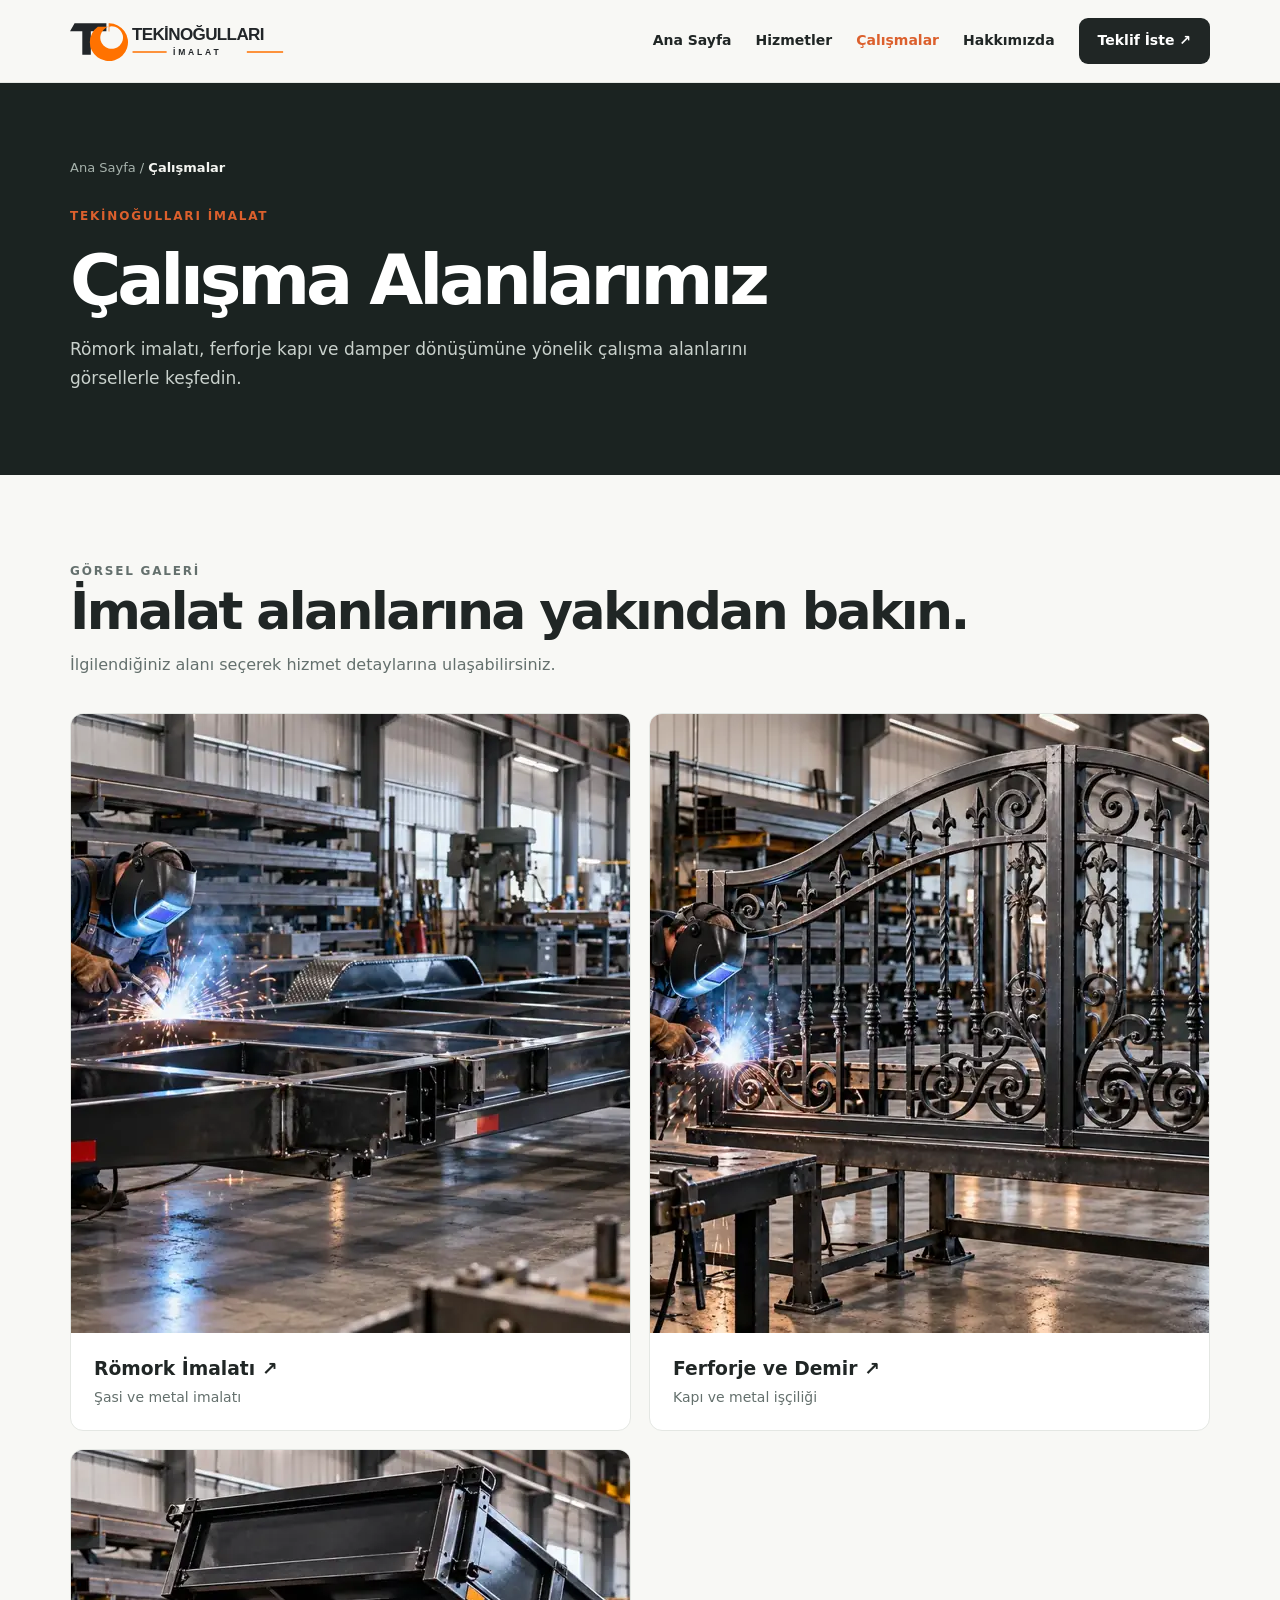
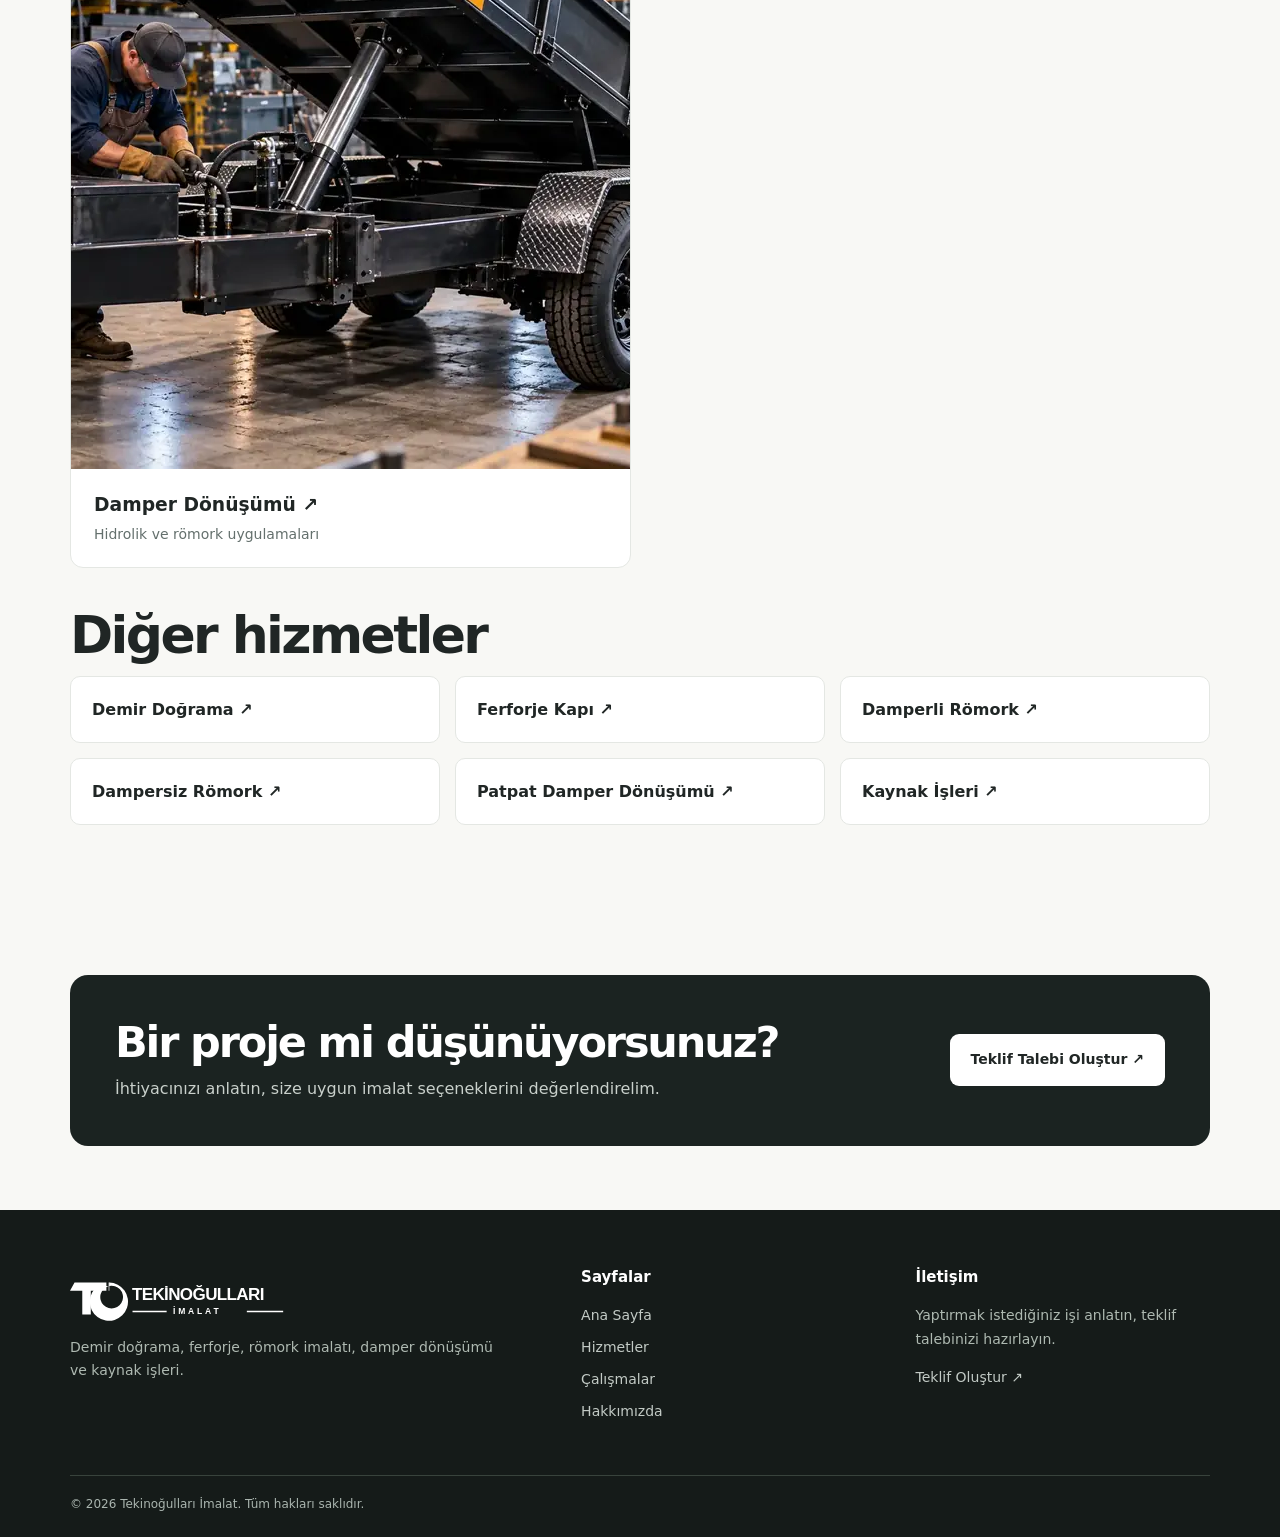
<file: calismalar/index.html>
<!doctype html><html lang="tr"><head><meta charset="utf-8"><meta name="viewport" content="width=device-width,initial-scale=1"><meta name="theme-color" content="#1b2321"><meta name="description" content="Römork imalatı, ferforje kapı ve damper dönüşümüne yönelik çalışma alanlarını görsellerle keşfedin."><title>Çalışmalar | TEKİNOĞULLARI İMALAT</title><link rel="icon" href="/assets/to-icon.svg" type="image/svg+xml"><link rel="stylesheet" href="/assets/site.css"><script src="/assets/site.js" defer></script></head><body><a class="skip" href="#icerik">İçeriğe geç</a><header class="header"><nav class="container nav" aria-label="Ana menü"><a class="brand" href="/" aria-label="Tekinoğulları İmalat ana sayfa"><img src="/assets/to-horizontal.svg" alt="Tekinoğulları İmalat" width="240" height="55"></a><button class="menu-button" id="menuButton" aria-controls="navLinks" aria-expanded="false">☰ Menü</button><div class="nav-links" id="navLinks"><a href="/" >Ana Sayfa</a><a href="/hizmetler/" >Hizmetler</a><a href="/calismalar/" class="active" aria-current="page">Çalışmalar</a><a href="/hakkimizda/" >Hakkımızda</a><a href="/iletisim/" class="nav-cta" >Teklif İste ↗</a></div></nav></header><main id="icerik"><section class="page-hero"><div class="container"><div class="crumbs"><a href="/">Ana Sayfa</a> / <b>Çalışmalar</b></div><p class="eyebrow">TEKİNOĞULLARI İMALAT</p><h1>Çalışma Alanlarımız</h1><p class="lead">Römork imalatı, ferforje kapı ve damper dönüşümüne yönelik çalışma alanlarını görsellerle keşfedin.</p></div></section><section class="section"><div class="container"><div class="section-title reveal"><div><p class="eyebrow">Görsel Galeri</p><h2>İmalat alanlarına yakından bakın.</h2><p>İlgilendiğiniz alanı seçerek hizmet detaylarına ulaşabilirsiniz.</p></div></div><div class="gallery-main"><a class="gallery-tile reveal" href="/hizmetler/dampersiz-romork.html"><img src="/assets/romork.webp" alt="Römork İmalatı görseli" loading="lazy" width="1100" height="619"><div><h3>Römork İmalatı ↗</h3><p>Şasi ve metal imalatı</p></div></a><a class="gallery-tile reveal" href="/hizmetler/ferforje-kapi.html"><img src="/assets/ferforje.webp" alt="Ferforje ve Demir görseli" loading="lazy" width="1100" height="619"><div><h3>Ferforje ve Demir ↗</h3><p>Kapı ve metal işçiliği</p></div></a><a class="gallery-tile reveal" href="/hizmetler/patpat-damper-donusumu.html"><img src="/assets/damper.webp" alt="Damper Dönüşümü görseli" loading="lazy" width="1100" height="619"><div><h3>Damper Dönüşümü ↗</h3><p>Hidrolik ve römork uygulamaları</p></div></a></div><div style="margin-top:38px" class="reveal"><h2>Diğer hizmetler</h2><div class="related"><a href="/hizmetler/demir-dograma.html">Demir Doğrama ↗</a><a href="/hizmetler/ferforje-kapi.html">Ferforje Kapı ↗</a><a href="/hizmetler/damperli-romork.html">Damperli Römork ↗</a><a href="/hizmetler/dampersiz-romork.html">Dampersiz Römork ↗</a><a href="/hizmetler/patpat-damper-donusumu.html">Patpat Damper Dönüşümü ↗</a><a href="/hizmetler/kaynak-isleri.html">Kaynak İşleri ↗</a></div></div></div></section><section class="section compact"><div class="container"><div class="cta-band reveal"><div><h2>Bir proje mi düşünüyorsunuz?</h2><p>İhtiyacınızı anlatın, size uygun imalat seçeneklerini değerlendirelim.</p></div><a class="btn white" href="/iletisim/">Teklif Talebi Oluştur ↗</a></div></div></section></main><footer class="footer"><div class="container"><div class="footer-grid"><div><a href="/" aria-label="Ana sayfa"><img src="/assets/to-horizontal.svg" class="footer-logo" alt="Tekinoğulları İmalat" width="240" height="55"></a><p>Demir doğrama, ferforje, römork imalatı, damper dönüşümü ve kaynak işleri.</p></div><div><h3>Sayfalar</h3><a href="/">Ana Sayfa</a><a href="/hizmetler/">Hizmetler</a><a href="/calismalar/">Çalışmalar</a><a href="/hakkimizda/">Hakkımızda</a></div><div><h3>İletişim</h3><p>Yaptırmak istediğiniz işi anlatın, teklif talebinizi hazırlayın.</p><a href="/iletisim/">Teklif Oluştur ↗</a></div></div><div class="footer-bottom">© <span data-year></span> Tekinoğulları İmalat. Tüm hakları saklıdır.</div></div></footer></body></html>
</file>
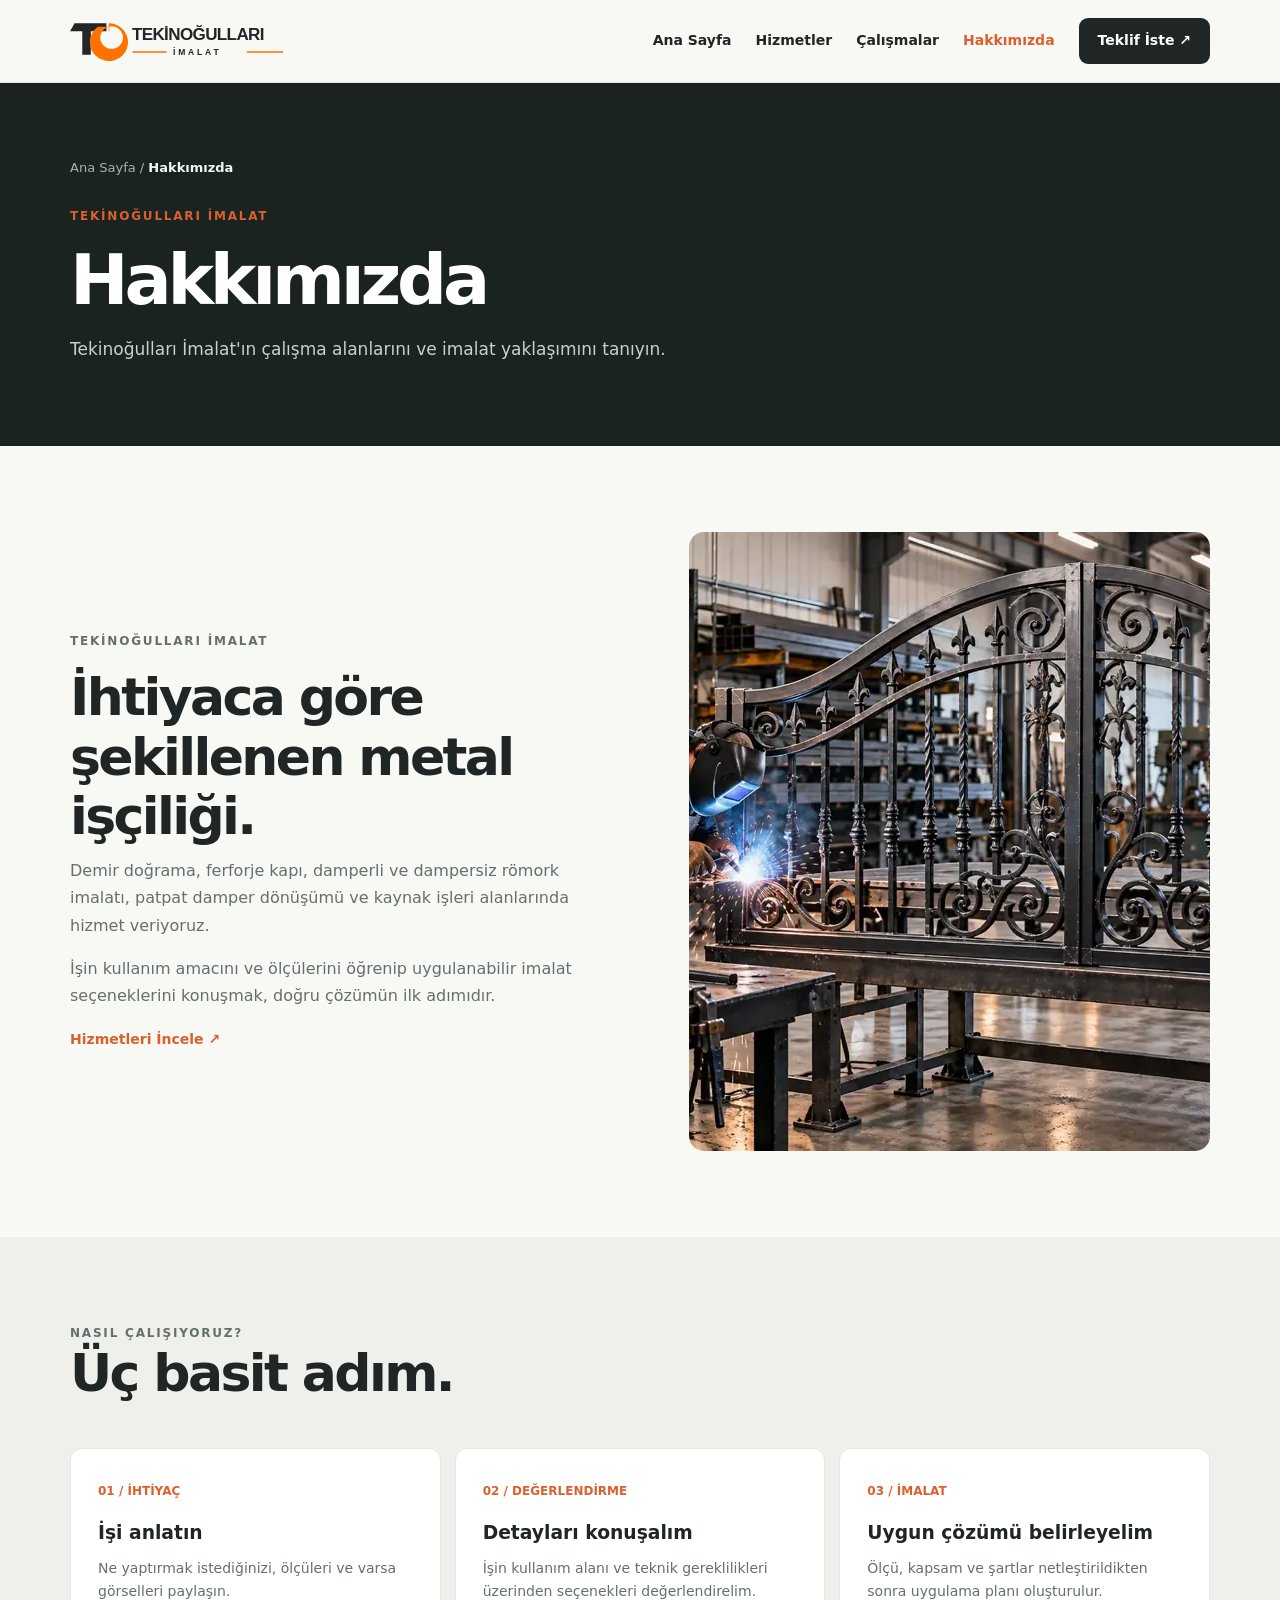
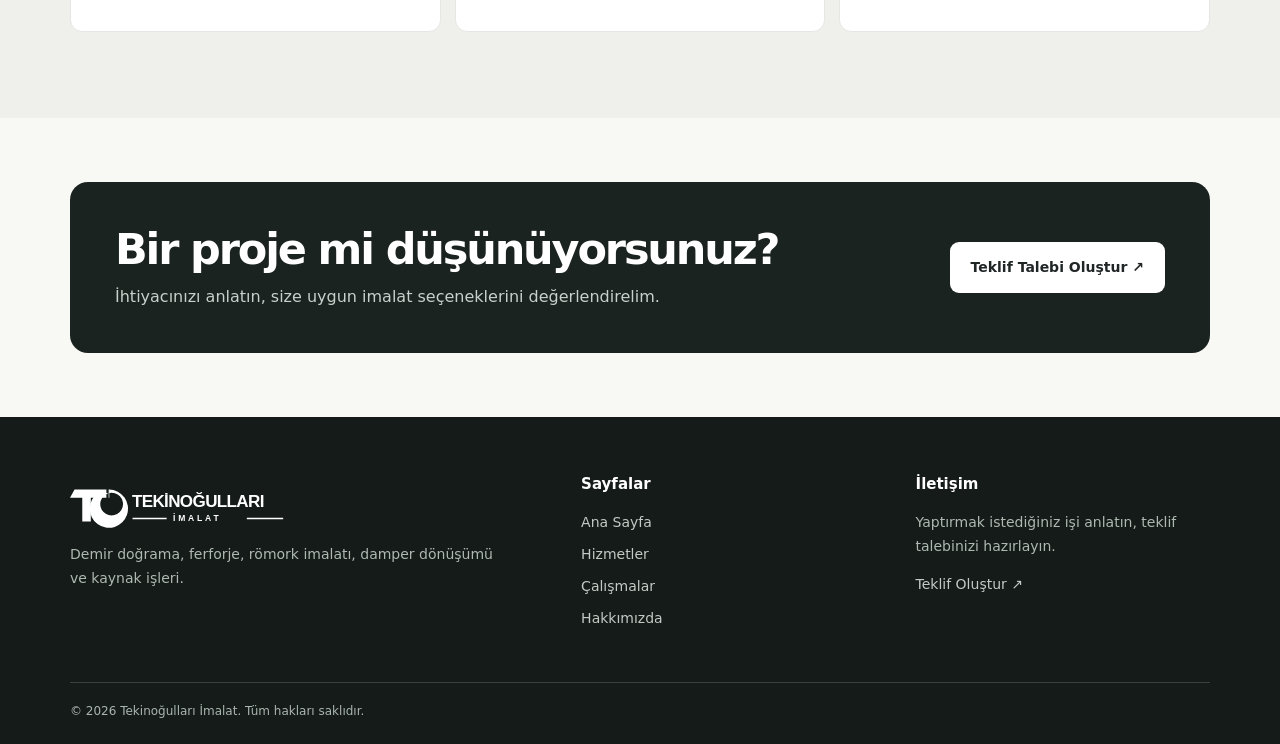
<file: hakkimizda/index.html>
<!doctype html><html lang="tr"><head><meta charset="utf-8"><meta name="viewport" content="width=device-width,initial-scale=1"><meta name="theme-color" content="#1b2321"><meta name="description" content="Tekinoğulları İmalat'ın çalışma alanlarını ve imalat yaklaşımını tanıyın."><title>Hakkımızda | TEKİNOĞULLARI İMALAT</title><link rel="icon" href="/assets/to-icon.svg" type="image/svg+xml"><link rel="stylesheet" href="/assets/site.css"><script src="/assets/site.js" defer></script></head><body><a class="skip" href="#icerik">İçeriğe geç</a><header class="header"><nav class="container nav" aria-label="Ana menü"><a class="brand" href="/" aria-label="Tekinoğulları İmalat ana sayfa"><img src="/assets/to-horizontal.svg" alt="Tekinoğulları İmalat" width="240" height="55"></a><button class="menu-button" id="menuButton" aria-controls="navLinks" aria-expanded="false">☰ Menü</button><div class="nav-links" id="navLinks"><a href="/" >Ana Sayfa</a><a href="/hizmetler/" >Hizmetler</a><a href="/calismalar/" >Çalışmalar</a><a href="/hakkimizda/" class="active" aria-current="page">Hakkımızda</a><a href="/iletisim/" class="nav-cta" >Teklif İste ↗</a></div></nav></header><main id="icerik"><section class="page-hero"><div class="container"><div class="crumbs"><a href="/">Ana Sayfa</a> / <b>Hakkımızda</b></div><p class="eyebrow">TEKİNOĞULLARI İMALAT</p><h1>Hakkımızda</h1><p class="lead">Tekinoğulları İmalat'ın çalışma alanlarını ve imalat yaklaşımını tanıyın.</p></div></section><section class="section"><div class="container intro-grid"><div class="reveal"><p class="eyebrow">Tekinoğulları İmalat</p><h2>İhtiyaca göre şekillenen metal işçiliği.</h2><p>Demir doğrama, ferforje kapı, damperli ve dampersiz römork imalatı, patpat damper dönüşümü ve kaynak işleri alanlarında hizmet veriyoruz.</p><p>İşin kullanım amacını ve ölçülerini öğrenip uygulanabilir imalat seçeneklerini konuşmak, doğru çözümün ilk adımıdır.</p><a href="/hizmetler/" class="text-link">Hizmetleri İncele ↗</a></div><div class="reveal"><img src="/assets/ferforje.webp" alt="Demir kapı üzerinde çalışan kaynak ustası" loading="lazy" width="1100" height="619" style="border-radius:15px;aspect-ratio:4/3;object-fit:cover"></div></div></section><section class="section tinted"><div class="container"><div class="section-title reveal"><div><p class="eyebrow">Nasıl çalışıyoruz?</p><h2>Üç basit adım.</h2></div></div><div class="steps"><div class="step reveal"><b>01 / İHTİYAÇ</b><h3>İşi anlatın</h3><p>Ne yaptırmak istediğinizi, ölçüleri ve varsa görselleri paylaşın.</p></div><div class="step reveal"><b>02 / DEĞERLENDİRME</b><h3>Detayları konuşalım</h3><p>İşin kullanım alanı ve teknik gereklilikleri üzerinden seçenekleri değerlendirelim.</p></div><div class="step reveal"><b>03 / İMALAT</b><h3>Uygun çözümü belirleyelim</h3><p>Ölçü, kapsam ve şartlar netleştirildikten sonra uygulama planı oluşturulur.</p></div></div></div></section><section class="section compact"><div class="container"><div class="cta-band reveal"><div><h2>Bir proje mi düşünüyorsunuz?</h2><p>İhtiyacınızı anlatın, size uygun imalat seçeneklerini değerlendirelim.</p></div><a class="btn white" href="/iletisim/">Teklif Talebi Oluştur ↗</a></div></div></section></main><footer class="footer"><div class="container"><div class="footer-grid"><div><a href="/" aria-label="Ana sayfa"><img src="/assets/to-horizontal.svg" class="footer-logo" alt="Tekinoğulları İmalat" width="240" height="55"></a><p>Demir doğrama, ferforje, römork imalatı, damper dönüşümü ve kaynak işleri.</p></div><div><h3>Sayfalar</h3><a href="/">Ana Sayfa</a><a href="/hizmetler/">Hizmetler</a><a href="/calismalar/">Çalışmalar</a><a href="/hakkimizda/">Hakkımızda</a></div><div><h3>İletişim</h3><p>Yaptırmak istediğiniz işi anlatın, teklif talebinizi hazırlayın.</p><a href="/iletisim/">Teklif Oluştur ↗</a></div></div><div class="footer-bottom">© <span data-year></span> Tekinoğulları İmalat. Tüm hakları saklıdır.</div></div></footer></body></html>
</file>
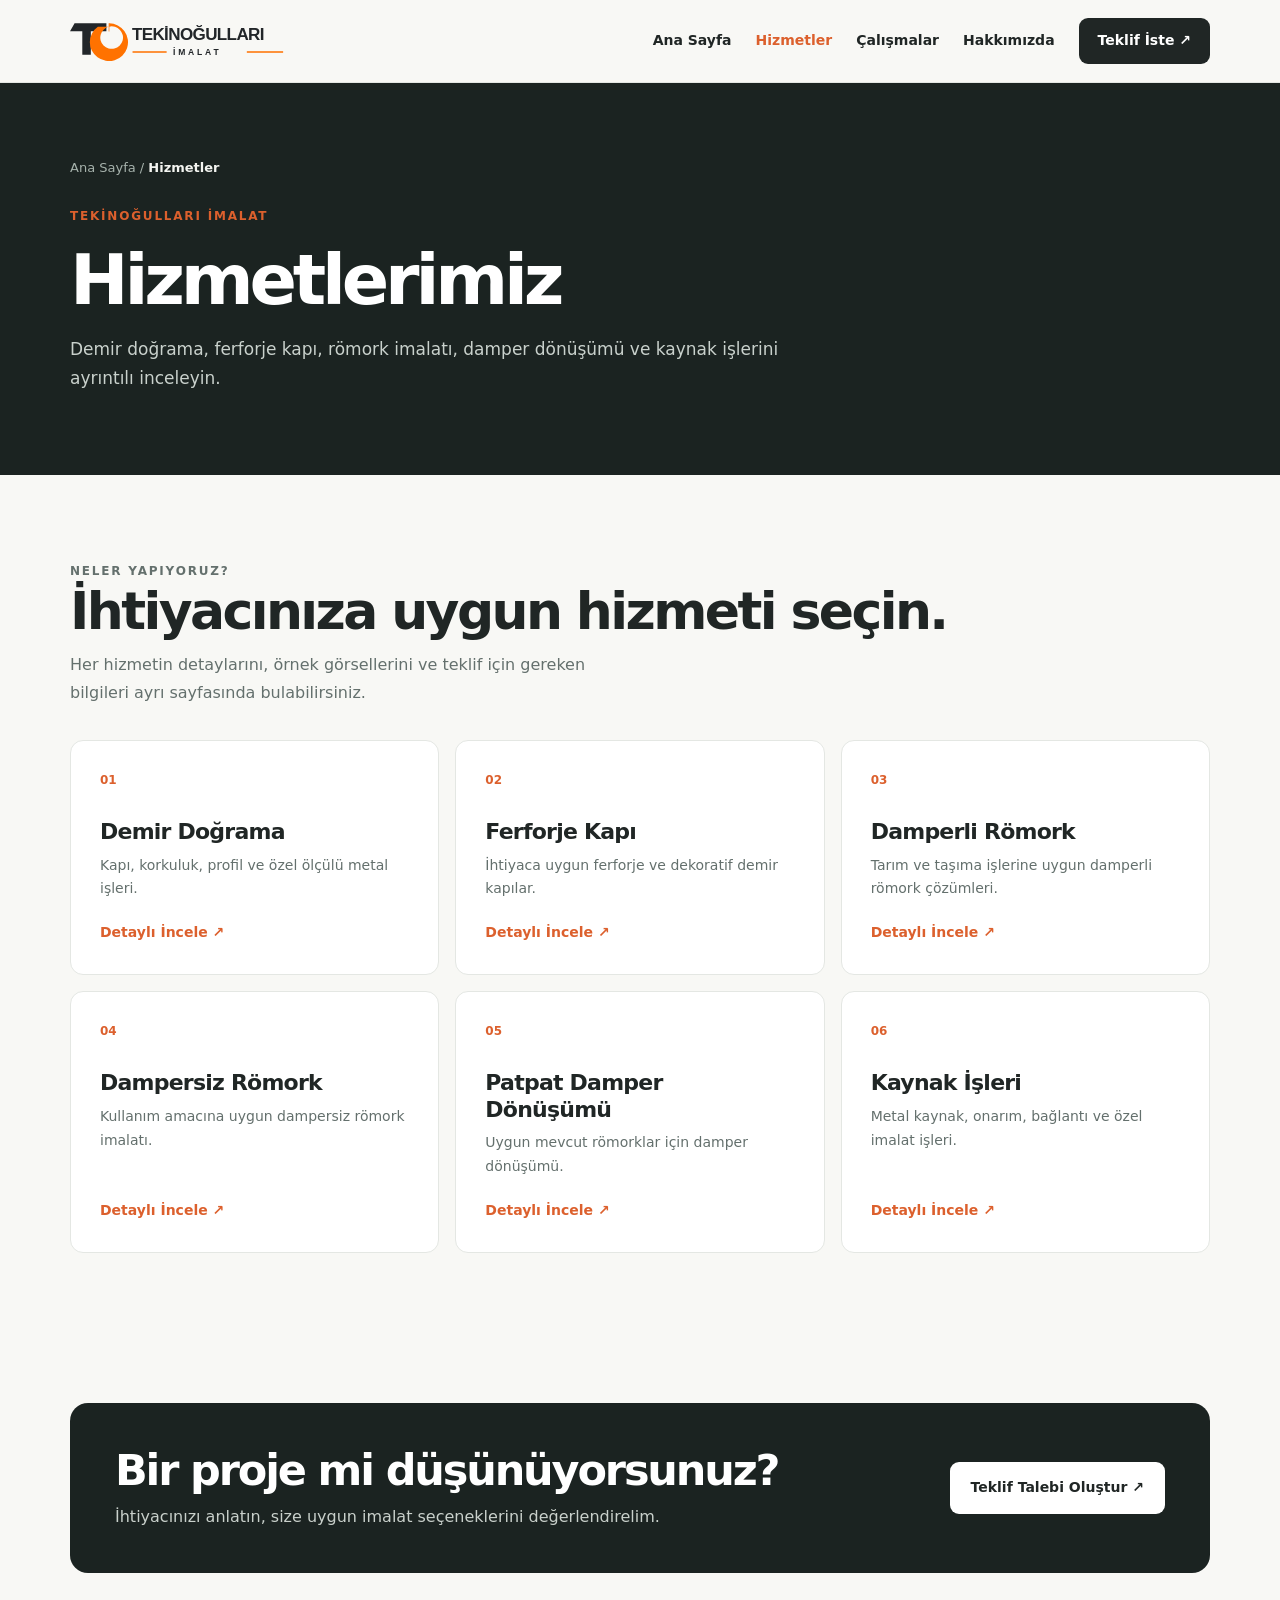
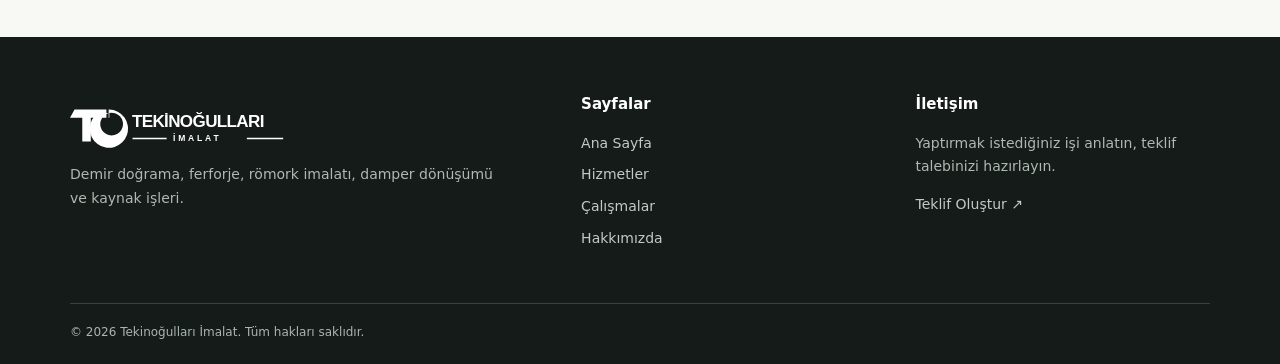
<file: hizmetler/index.html>
<!doctype html><html lang="tr"><head><meta charset="utf-8"><meta name="viewport" content="width=device-width,initial-scale=1"><meta name="theme-color" content="#1b2321"><meta name="description" content="Demir doğrama, ferforje kapı, römork imalatı, damper dönüşümü ve kaynak işlerini ayrıntılı inceleyin."><title>Hizmetlerimiz | TEKİNOĞULLARI İMALAT</title><link rel="icon" href="/assets/to-icon.svg" type="image/svg+xml"><link rel="stylesheet" href="/assets/site.css"><script src="/assets/site.js" defer></script></head><body><a class="skip" href="#icerik">İçeriğe geç</a><header class="header"><nav class="container nav" aria-label="Ana menü"><a class="brand" href="/" aria-label="Tekinoğulları İmalat ana sayfa"><img src="/assets/to-horizontal.svg" alt="Tekinoğulları İmalat" width="240" height="55"></a><button class="menu-button" id="menuButton" aria-controls="navLinks" aria-expanded="false">☰ Menü</button><div class="nav-links" id="navLinks"><a href="/" >Ana Sayfa</a><a href="/hizmetler/" class="active" aria-current="page">Hizmetler</a><a href="/calismalar/" >Çalışmalar</a><a href="/hakkimizda/" >Hakkımızda</a><a href="/iletisim/" class="nav-cta" >Teklif İste ↗</a></div></nav></header><main id="icerik"><section class="page-hero"><div class="container"><div class="crumbs"><a href="/">Ana Sayfa</a> / <b>Hizmetler</b></div><p class="eyebrow">TEKİNOĞULLARI İMALAT</p><h1>Hizmetlerimiz</h1><p class="lead">Demir doğrama, ferforje kapı, römork imalatı, damper dönüşümü ve kaynak işlerini ayrıntılı inceleyin.</p></div></section><section class="section"><div class="container"><div class="section-title reveal"><div><p class="eyebrow">Neler yapıyoruz?</p><h2>İhtiyacınıza uygun hizmeti seçin.</h2><p>Her hizmetin detaylarını, örnek görsellerini ve teklif için gereken bilgileri ayrı sayfasında bulabilirsiniz.</p></div></div><div class="services-grid"><a class="service-card reveal" href="/hizmetler/demir-dograma.html" aria-label="Demir Doğrama detayları"><span class="number">01</span><h3>Demir Doğrama</h3><p>Kapı, korkuluk, profil ve özel ölçülü metal işleri.</p><span class="arrow">Detaylı İncele ↗</span></a><a class="service-card reveal" href="/hizmetler/ferforje-kapi.html" aria-label="Ferforje Kapı detayları"><span class="number">02</span><h3>Ferforje Kapı</h3><p>İhtiyaca uygun ferforje ve dekoratif demir kapılar.</p><span class="arrow">Detaylı İncele ↗</span></a><a class="service-card reveal" href="/hizmetler/damperli-romork.html" aria-label="Damperli Römork detayları"><span class="number">03</span><h3>Damperli Römork</h3><p>Tarım ve taşıma işlerine uygun damperli römork çözümleri.</p><span class="arrow">Detaylı İncele ↗</span></a><a class="service-card reveal" href="/hizmetler/dampersiz-romork.html" aria-label="Dampersiz Römork detayları"><span class="number">04</span><h3>Dampersiz Römork</h3><p>Kullanım amacına uygun dampersiz römork imalatı.</p><span class="arrow">Detaylı İncele ↗</span></a><a class="service-card reveal" href="/hizmetler/patpat-damper-donusumu.html" aria-label="Patpat Damper Dönüşümü detayları"><span class="number">05</span><h3>Patpat Damper Dönüşümü</h3><p>Uygun mevcut römorklar için damper dönüşümü.</p><span class="arrow">Detaylı İncele ↗</span></a><a class="service-card reveal" href="/hizmetler/kaynak-isleri.html" aria-label="Kaynak İşleri detayları"><span class="number">06</span><h3>Kaynak İşleri</h3><p>Metal kaynak, onarım, bağlantı ve özel imalat işleri.</p><span class="arrow">Detaylı İncele ↗</span></a></div></div></section><section class="section compact"><div class="container"><div class="cta-band reveal"><div><h2>Bir proje mi düşünüyorsunuz?</h2><p>İhtiyacınızı anlatın, size uygun imalat seçeneklerini değerlendirelim.</p></div><a class="btn white" href="/iletisim/">Teklif Talebi Oluştur ↗</a></div></div></section></main><footer class="footer"><div class="container"><div class="footer-grid"><div><a href="/" aria-label="Ana sayfa"><img src="/assets/to-horizontal.svg" class="footer-logo" alt="Tekinoğulları İmalat" width="240" height="55"></a><p>Demir doğrama, ferforje, römork imalatı, damper dönüşümü ve kaynak işleri.</p></div><div><h3>Sayfalar</h3><a href="/">Ana Sayfa</a><a href="/hizmetler/">Hizmetler</a><a href="/calismalar/">Çalışmalar</a><a href="/hakkimizda/">Hakkımızda</a></div><div><h3>İletişim</h3><p>Yaptırmak istediğiniz işi anlatın, teklif talebinizi hazırlayın.</p><a href="/iletisim/">Teklif Oluştur ↗</a></div></div><div class="footer-bottom">© <span data-year></span> Tekinoğulları İmalat. Tüm hakları saklıdır.</div></div></footer></body></html>
</file>
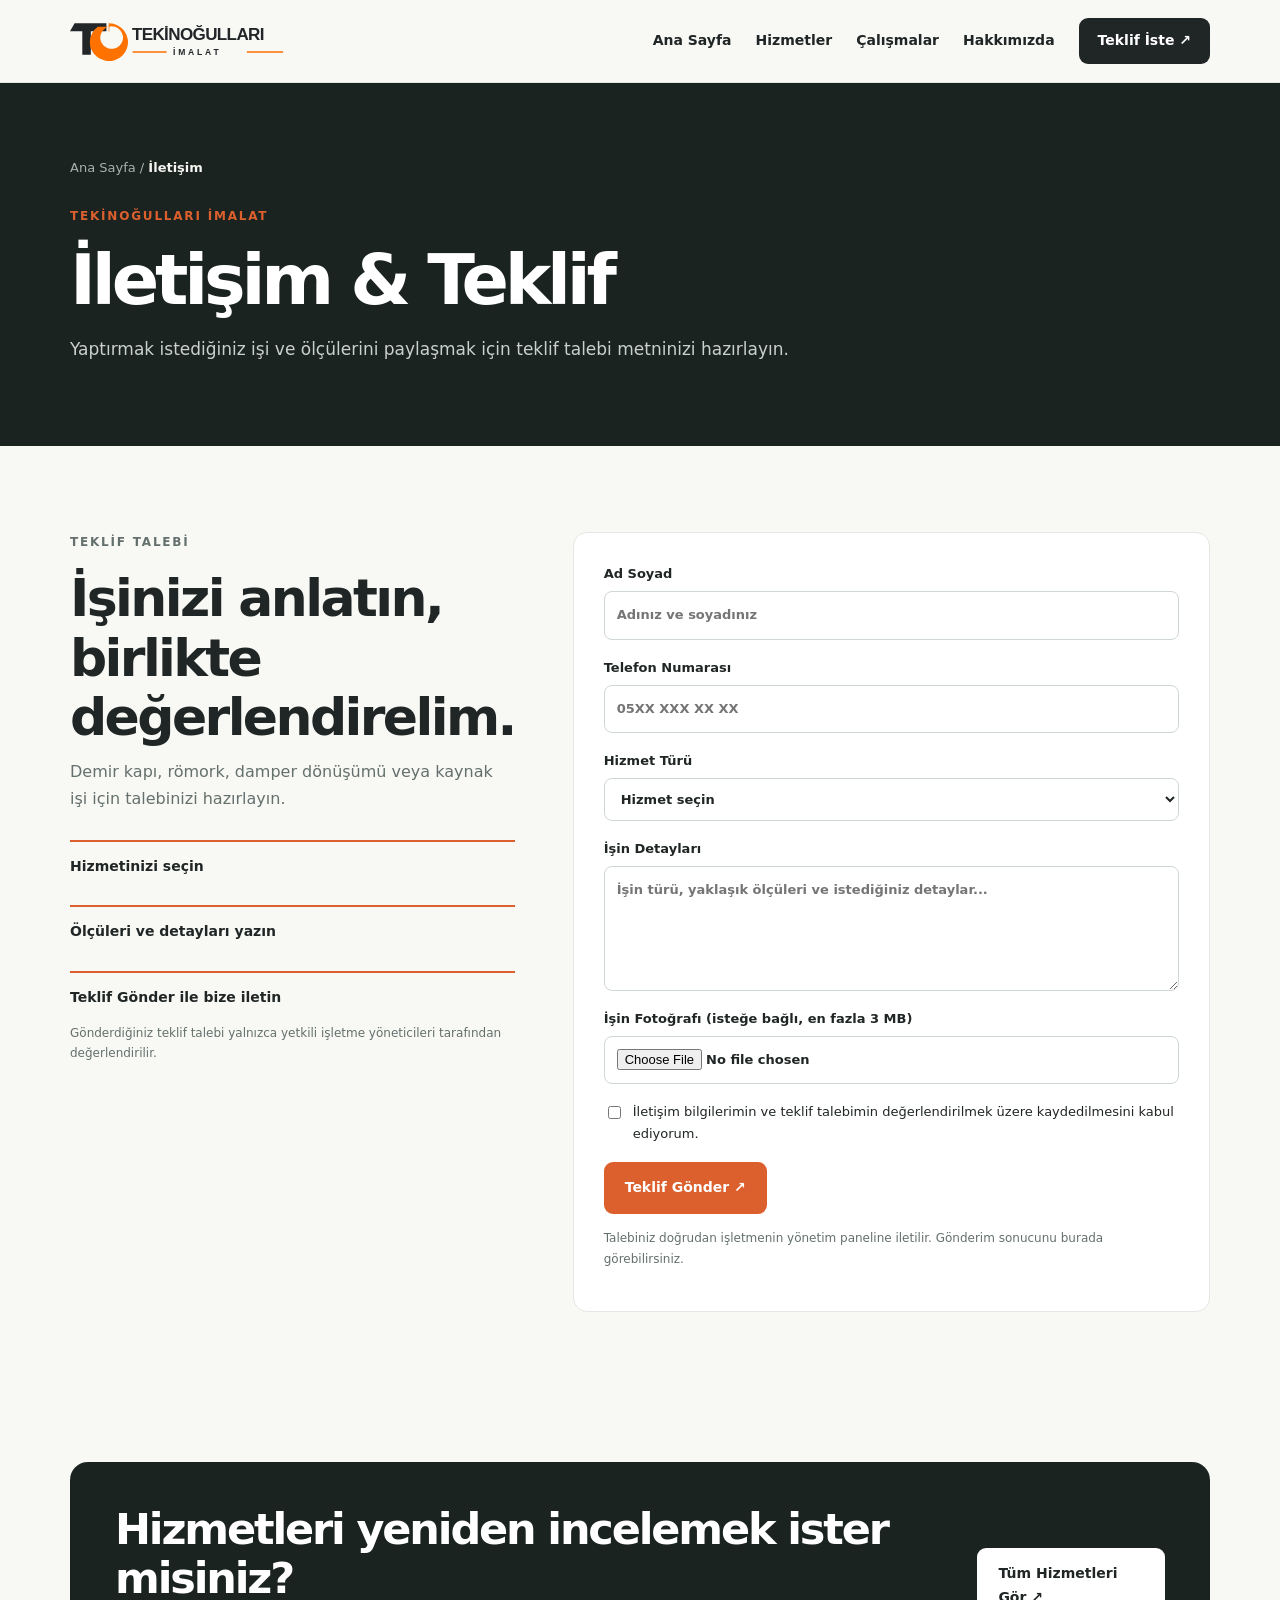
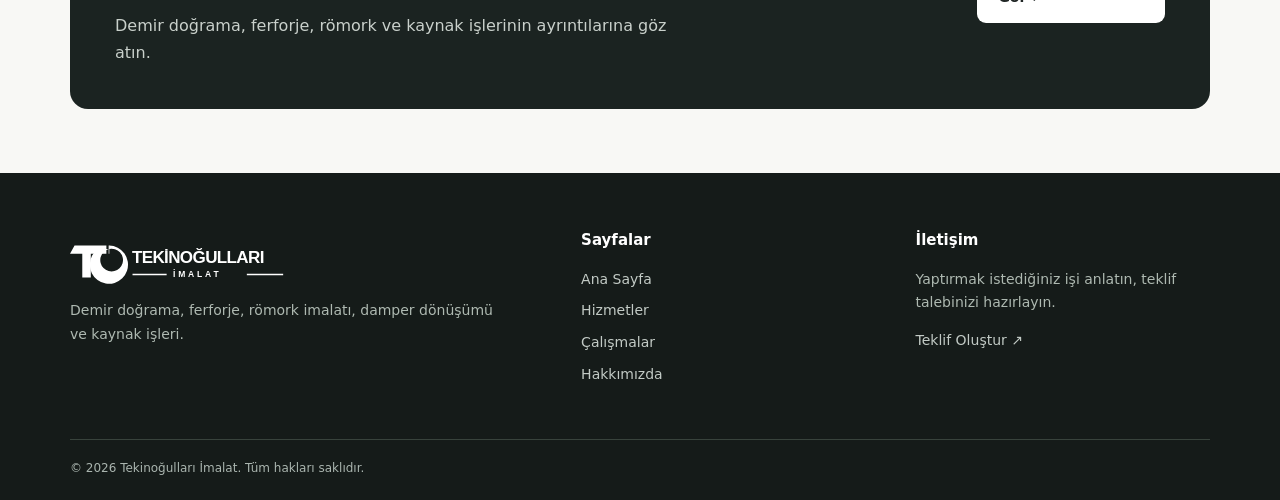
<file: iletisim/index.html>
<!doctype html><html lang="tr"><head><meta charset="utf-8"><meta name="viewport" content="width=device-width,initial-scale=1"><meta name="theme-color" content="#1b2321"><meta name="description" content="Yaptırmak istediğiniz işi ve ölçülerini paylaşmak için teklif talebi metninizi hazırlayın."><title>İletişim ve Teklif | TEKİNOĞULLARI İMALAT</title><link rel="icon" href="/assets/to-icon.svg" type="image/svg+xml"><link rel="stylesheet" href="/assets/site.css"><script src="/assets/site.js?v=5" defer></script></head><body><a class="skip" href="#icerik">İçeriğe geç</a><header class="header"><nav class="container nav" aria-label="Ana menü"><a class="brand" href="/" aria-label="Tekinoğulları İmalat ana sayfa"><img src="/assets/to-horizontal.svg" alt="Tekinoğulları İmalat" width="240" height="55"></a><button class="menu-button" id="menuButton" aria-controls="navLinks" aria-expanded="false">☰ Menü</button><div class="nav-links" id="navLinks"><a href="/" >Ana Sayfa</a><a href="/hizmetler/" >Hizmetler</a><a href="/calismalar/" >Çalışmalar</a><a href="/hakkimizda/" >Hakkımızda</a><a href="/iletisim/" class="nav-cta" aria-current="page">Teklif İste ↗</a></div></nav></header><main id="icerik"><section class="page-hero"><div class="container"><div class="crumbs"><a href="/">Ana Sayfa</a> / <b>İletişim</b></div><p class="eyebrow">TEKİNOĞULLARI İMALAT</p><h1>İletişim &amp; Teklif</h1><p class="lead">Yaptırmak istediğiniz işi ve ölçülerini paylaşmak için teklif talebi metninizi hazırlayın.</p></div></section><section class="section"><div class="container contact-grid"><div class="reveal"><p class="eyebrow">Teklif Talebi</p><h2>İşinizi anlatın, birlikte değerlendirelim.</h2><p>Demir kapı, römork, damper dönüşümü veya kaynak işi için talebinizi hazırlayın.</p><div class="features" style="grid-template-columns:1fr"><div class="feature">Hizmetinizi seçin</div><div class="feature">Ölçüleri ve detayları yazın</div><div class="feature">Teklif Gönder ile bize iletin</div></div><p class="smallprint">Gönderdiğiniz teklif talebi yalnızca yetkili işletme yöneticileri tarafından değerlendirilir.</p></div><form class="contact-card reveal" id="quoteForm">
<label class="field">Ad Soyad<input id="customer" type="text" required minlength="2" maxlength="100" autocomplete="name" placeholder="Adınız ve soyadınız"></label>
<label class="field">Telefon Numarası<input id="customerPhone" type="tel" required minlength="7" maxlength="35" autocomplete="tel" placeholder="05XX XXX XX XX"></label>
<label class="field">Hizmet Türü<select id="service" required><option value="">Hizmet seçin</option><option value="Demir Doğrama">Demir Doğrama</option><option value="Ferforje Kapı">Ferforje Kapı</option><option value="Damperli Römork">Damperli Römork</option><option value="Dampersiz Römork">Dampersiz Römork</option><option value="Patpat Damper Dönüşümü">Patpat Damper Dönüşümü</option><option value="Kaynak İşleri">Kaynak İşleri</option><option value="Diğer">Diğer</option></select></label>
<label class="field">İşin Detayları<textarea id="details" required minlength="10" maxlength="3000" placeholder="İşin türü, yaklaşık ölçüleri ve istediğiniz detaylar..."></textarea></label>
<label class="field">İşin Fotoğrafı (isteğe bağlı, en fazla 3 MB)<input id="photo" type="file" accept="image/jpeg,image/png,image/webp"></label>
<label style="position:absolute;left:-9999px" aria-hidden="true">Web sitesi<input id="website" tabindex="-1" autocomplete="off"></label>
<label class="field" style="display:flex;align-items:flex-start;gap:9px;font-weight:500"><input id="consent" type="checkbox" required style="width:auto;margin-top:5px"> <span>İletişim bilgilerimin ve teklif talebimin değerlendirilmek üzere kaydedilmesini kabul ediyorum.</span></label>
<button class="btn" type="submit" id="sendQuote">Teklif Gönder ↗</button>
<p class="smallprint" style="margin-top:14px">Talebiniz doğrudan işletmenin yönetim paneline iletilir. Gönderim sonucunu burada görebilirsiniz.</p>
<div class="form-feedback" id="feedback" role="status" aria-live="polite"></div></form></div></section><section class="section compact"><div class="container"><div class="cta-band reveal"><div><h2>Hizmetleri yeniden incelemek ister misiniz?</h2><p>Demir doğrama, ferforje, römork ve kaynak işlerinin ayrıntılarına göz atın.</p></div><a class="btn white" href="/hizmetler/">Tüm Hizmetleri Gör ↗</a></div></div></section></main><footer class="footer"><div class="container"><div class="footer-grid"><div><a href="/" aria-label="Ana sayfa"><img src="/assets/to-horizontal.svg" class="footer-logo" alt="Tekinoğulları İmalat" width="240" height="55"></a><p>Demir doğrama, ferforje, römork imalatı, damper dönüşümü ve kaynak işleri.</p></div><div><h3>Sayfalar</h3><a href="/">Ana Sayfa</a><a href="/hizmetler/">Hizmetler</a><a href="/calismalar/">Çalışmalar</a><a href="/hakkimizda/">Hakkımızda</a></div><div><h3>İletişim</h3><p>Yaptırmak istediğiniz işi anlatın, teklif talebinizi hazırlayın.</p><a href="/iletisim/">Teklif Oluştur ↗</a></div></div><div class="footer-bottom">© <span data-year></span> Tekinoğulları İmalat. Tüm hakları saklıdır.</div></div></footer></body></html>
</file>
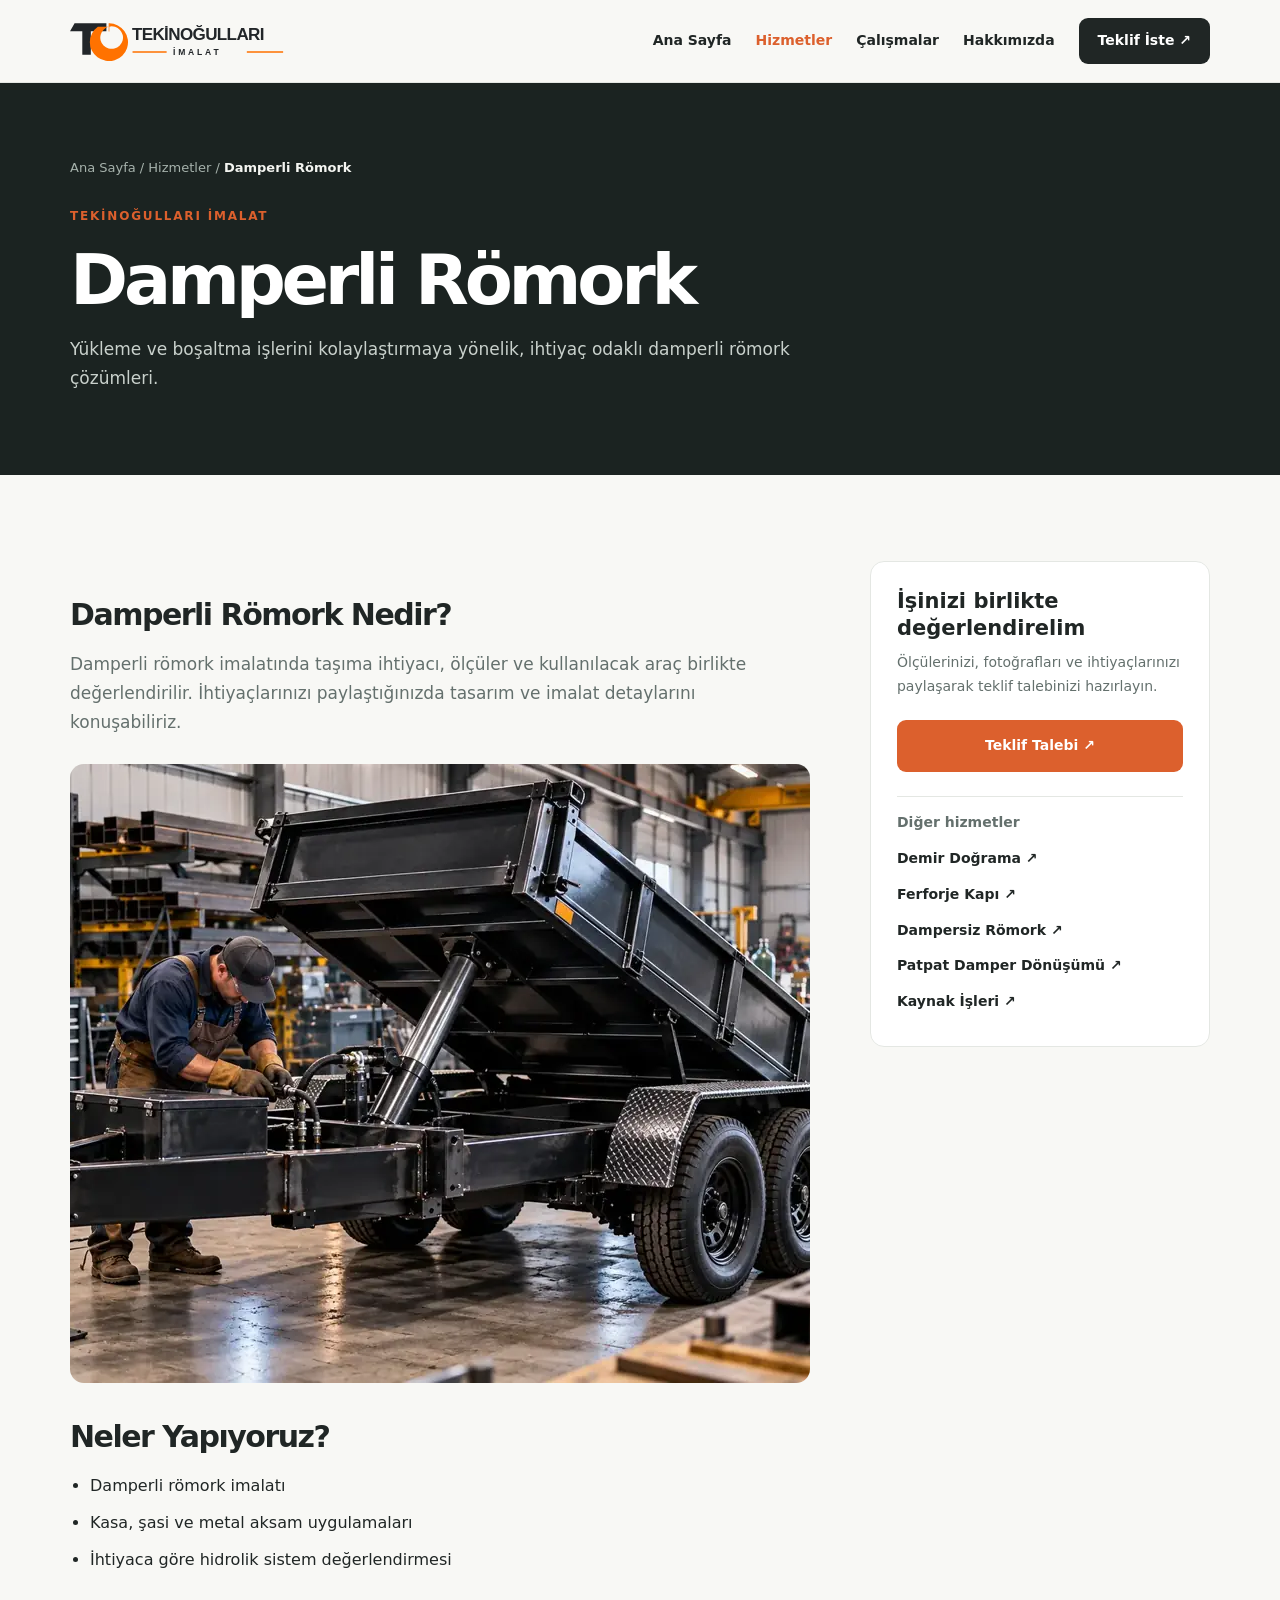
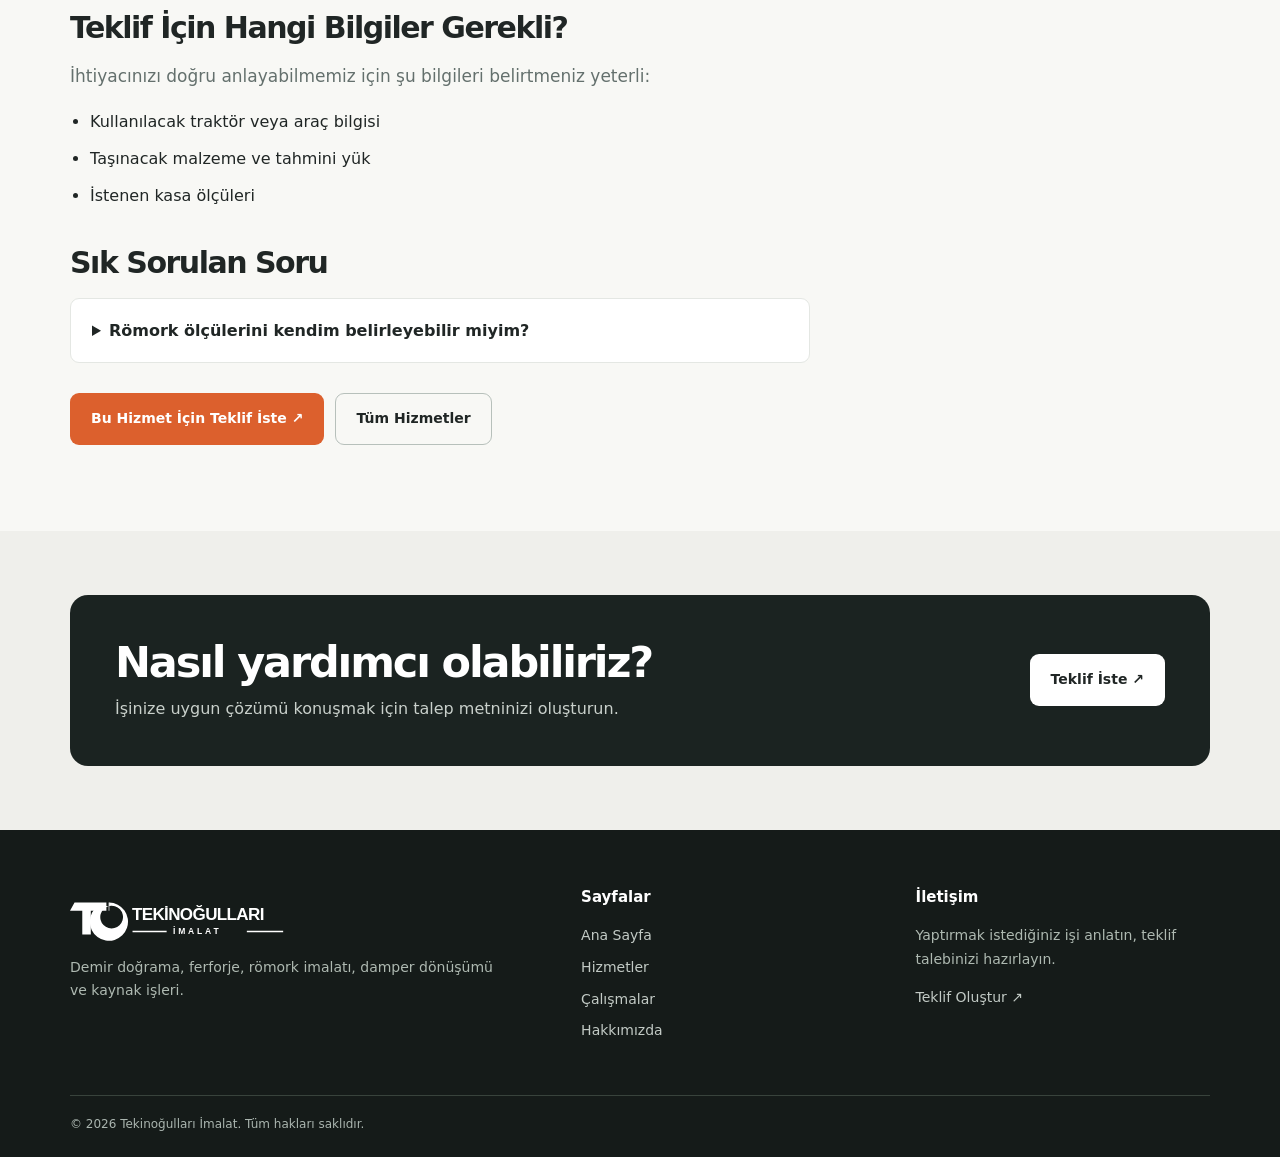
<file: hizmetler/damperli-romork.html>
<!doctype html><html lang="tr"><head><meta charset="utf-8"><meta name="viewport" content="width=device-width,initial-scale=1"><meta name="theme-color" content="#1b2321"><meta name="description" content="Yükleme ve boşaltma işlerini kolaylaştırmaya yönelik, ihtiyaç odaklı damperli römork çözümleri."><title>Damperli Römork | TEKİNOĞULLARI İMALAT</title><link rel="icon" href="/assets/to-icon.svg" type="image/svg+xml"><link rel="stylesheet" href="/assets/site.css"><script src="/assets/site.js" defer></script></head><body><a class="skip" href="#icerik">İçeriğe geç</a><header class="header"><nav class="container nav" aria-label="Ana menü"><a class="brand" href="/" aria-label="Tekinoğulları İmalat ana sayfa"><img src="/assets/to-horizontal.svg" alt="Tekinoğulları İmalat" width="240" height="55"></a><button class="menu-button" id="menuButton" aria-controls="navLinks" aria-expanded="false">☰ Menü</button><div class="nav-links" id="navLinks"><a href="/" >Ana Sayfa</a><a href="/hizmetler/" class="active" aria-current="page">Hizmetler</a><a href="/calismalar/" >Çalışmalar</a><a href="/hakkimizda/" >Hakkımızda</a><a href="/iletisim/" class="nav-cta" >Teklif İste ↗</a></div></nav></header><main id="icerik"><section class="page-hero"><div class="container"><div class="crumbs"><a href="/">Ana Sayfa</a> / <a href="/hizmetler/">Hizmetler</a> / <b>Damperli Römork</b></div><p class="eyebrow">TEKİNOĞULLARI İMALAT</p><h1>Damperli Römork</h1><p class="lead">Yükleme ve boşaltma işlerini kolaylaştırmaya yönelik, ihtiyaç odaklı damperli römork çözümleri.</p></div></section><section class="section"><div class="container details-layout"><article class="details-body reveal"><h2>Damperli Römork Nedir?</h2><p>Damperli römork imalatında taşıma ihtiyacı, ölçüler ve kullanılacak araç birlikte değerlendirilir. İhtiyaçlarınızı paylaştığınızda tasarım ve imalat detaylarını konuşabiliriz.</p><img class="detail-photo" src="/assets/damper.webp" alt="Damperli Römork ile ilgili atölye ve imalat görseli" width="1100" height="619"><h2>Neler Yapıyoruz?</h2><ul><li>Damperli römork imalatı</li><li>Kasa, şasi ve metal aksam uygulamaları</li><li>İhtiyaca göre hidrolik sistem değerlendirmesi</li></ul><h2>Teklif İçin Hangi Bilgiler Gerekli?</h2><p>İhtiyacınızı doğru anlayabilmemiz için şu bilgileri belirtmeniz yeterli:</p><ul><li>Kullanılacak traktör veya araç bilgisi</li><li>Taşınacak malzeme ve tahmini yük</li><li>İstenen kasa ölçüleri</li></ul><div class="faq"><h2>Sık Sorulan Soru</h2><details><summary>Römork ölçülerini kendim belirleyebilir miyim?</summary><p>İstediğiniz ölçüleri iletebilirsiniz. Uygunluk, yük ve araç bilgisine göre teknik olarak değerlendirilmelidir.</p></details></div><div class="btnrow" style="margin-top:30px"><a class="btn" href="/iletisim/?hizmet=Damperli%20R%C3%B6mork">Bu Hizmet İçin Teklif İste ↗</a><a class="btn outline" href="/hizmetler/">Tüm Hizmetler</a></div></article><aside class="sidebox reveal"><h3>İşinizi birlikte değerlendirelim</h3><p>Ölçülerinizi, fotoğrafları ve ihtiyaçlarınızı paylaşarak teklif talebinizi hazırlayın.</p><a class="btn" href="/iletisim/?hizmet=Damperli%20R%C3%B6mork">Teklif Talebi ↗</a><div class="sidebar-links"><p style="font-weight:800;margin-bottom:6px">Diğer hizmetler</p><a href="/hizmetler/demir-dograma.html">Demir Doğrama ↗</a><a href="/hizmetler/ferforje-kapi.html">Ferforje Kapı ↗</a><a href="/hizmetler/dampersiz-romork.html">Dampersiz Römork ↗</a><a href="/hizmetler/patpat-damper-donusumu.html">Patpat Damper Dönüşümü ↗</a><a href="/hizmetler/kaynak-isleri.html">Kaynak İşleri ↗</a></div></aside></div></section><section class="section tinted compact"><div class="container"><div class="cta-band reveal"><div><h2>Nasıl yardımcı olabiliriz?</h2><p>İşinize uygun çözümü konuşmak için talep metninizi oluşturun.</p></div><a class="btn white" href="/iletisim/?hizmet=Damperli%20R%C3%B6mork">Teklif İste ↗</a></div></div></section></main><footer class="footer"><div class="container"><div class="footer-grid"><div><a href="/" aria-label="Ana sayfa"><img src="/assets/to-horizontal.svg" class="footer-logo" alt="Tekinoğulları İmalat" width="240" height="55"></a><p>Demir doğrama, ferforje, römork imalatı, damper dönüşümü ve kaynak işleri.</p></div><div><h3>Sayfalar</h3><a href="/">Ana Sayfa</a><a href="/hizmetler/">Hizmetler</a><a href="/calismalar/">Çalışmalar</a><a href="/hakkimizda/">Hakkımızda</a></div><div><h3>İletişim</h3><p>Yaptırmak istediğiniz işi anlatın, teklif talebinizi hazırlayın.</p><a href="/iletisim/">Teklif Oluştur ↗</a></div></div><div class="footer-bottom">© <span data-year></span> Tekinoğulları İmalat. Tüm hakları saklıdır.</div></div></footer></body></html>
</file>
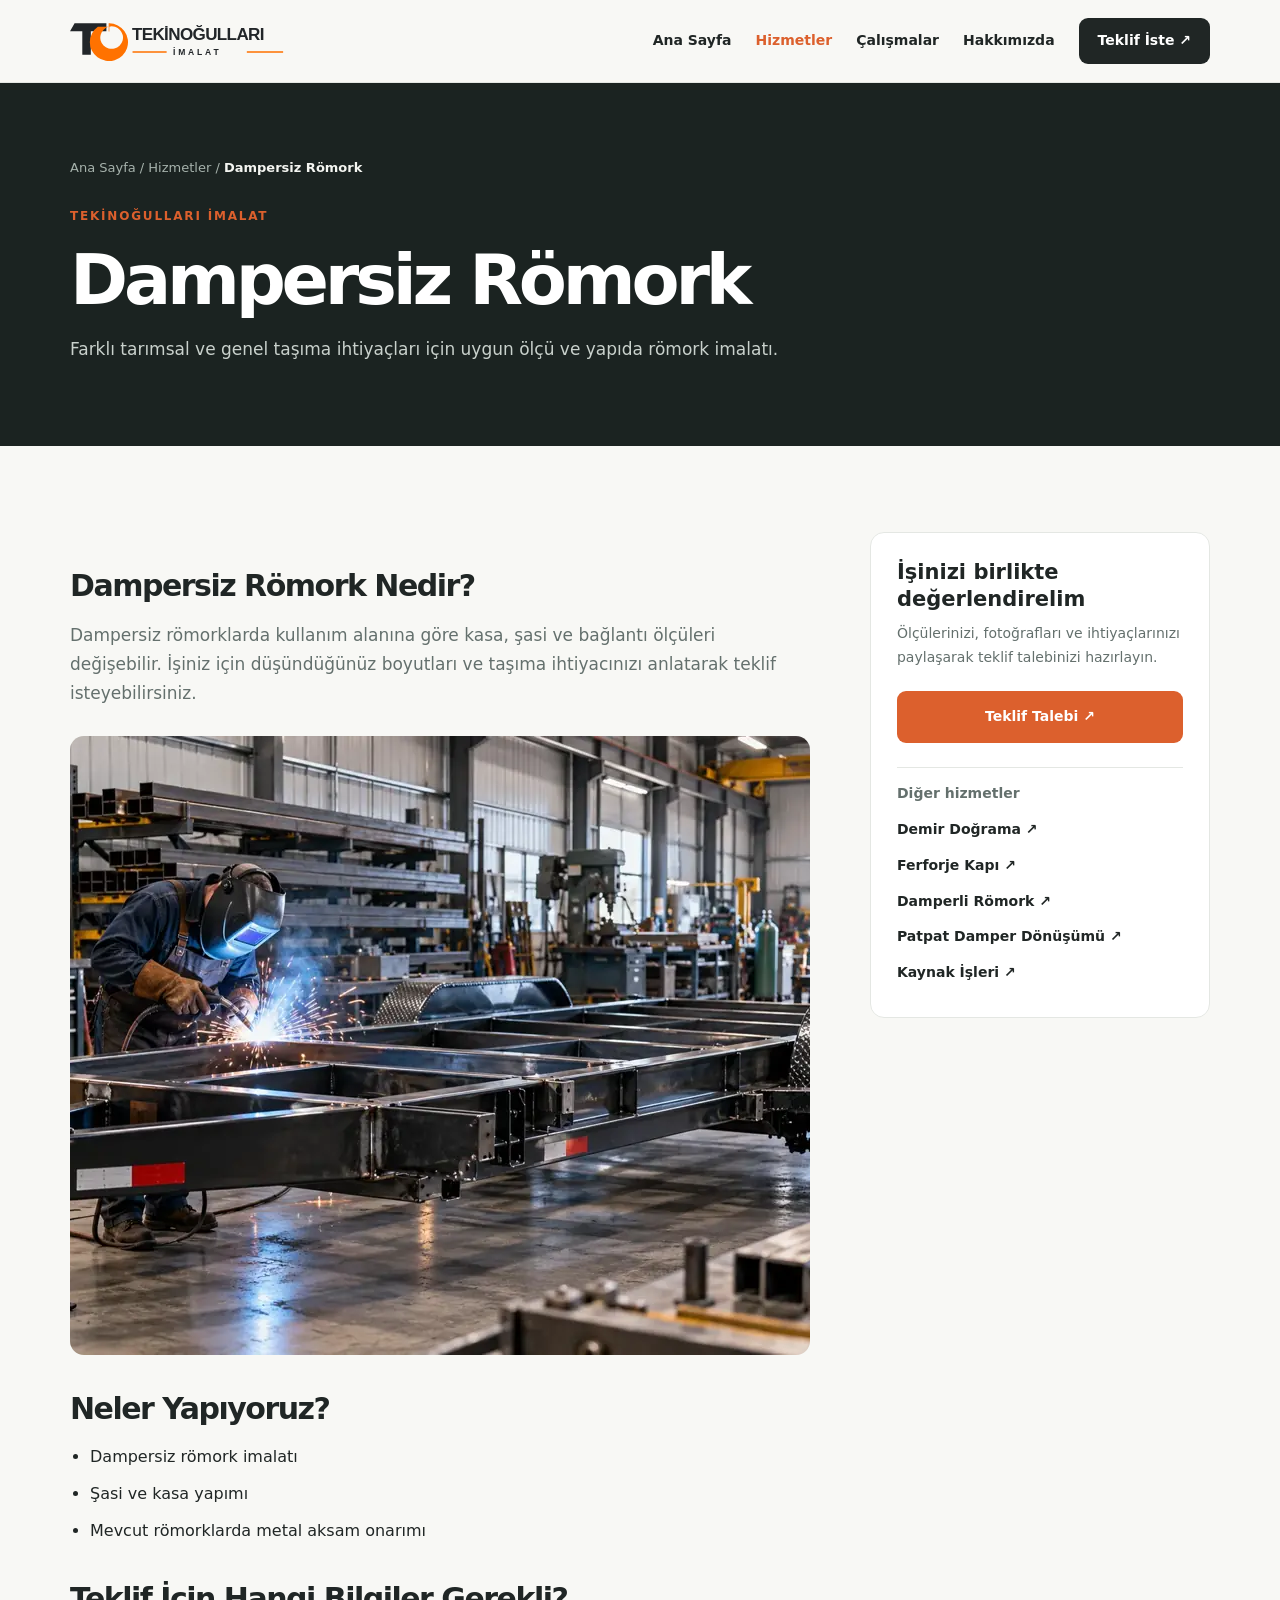
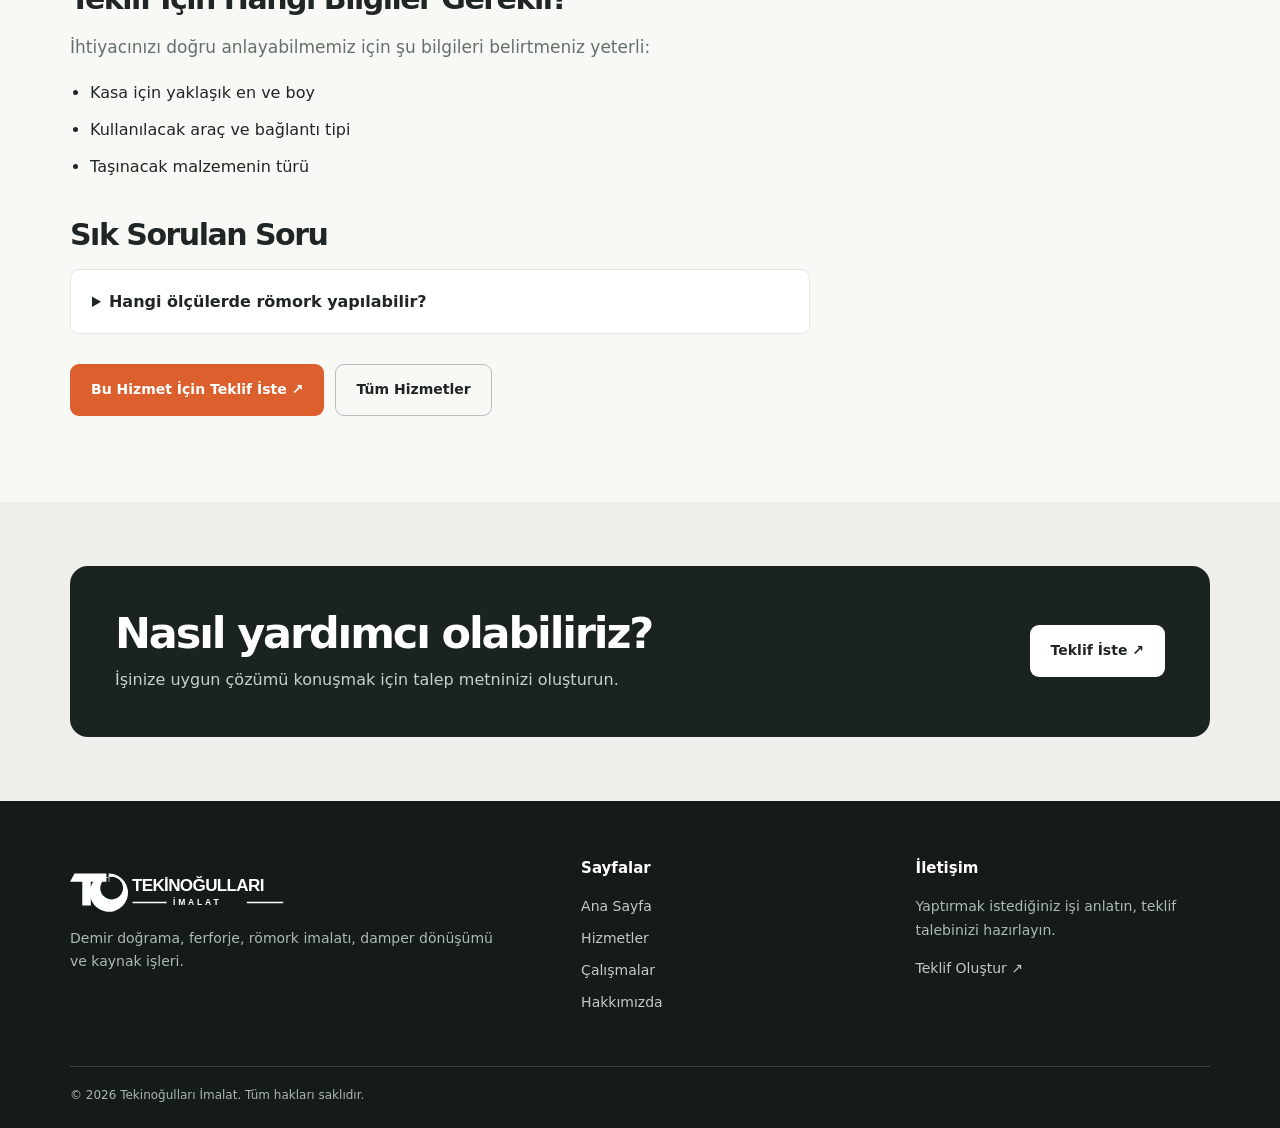
<file: hizmetler/dampersiz-romork.html>
<!doctype html><html lang="tr"><head><meta charset="utf-8"><meta name="viewport" content="width=device-width,initial-scale=1"><meta name="theme-color" content="#1b2321"><meta name="description" content="Farklı tarımsal ve genel taşıma ihtiyaçları için uygun ölçü ve yapıda römork imalatı."><title>Dampersiz Römork | TEKİNOĞULLARI İMALAT</title><link rel="icon" href="/assets/to-icon.svg" type="image/svg+xml"><link rel="stylesheet" href="/assets/site.css"><script src="/assets/site.js" defer></script></head><body><a class="skip" href="#icerik">İçeriğe geç</a><header class="header"><nav class="container nav" aria-label="Ana menü"><a class="brand" href="/" aria-label="Tekinoğulları İmalat ana sayfa"><img src="/assets/to-horizontal.svg" alt="Tekinoğulları İmalat" width="240" height="55"></a><button class="menu-button" id="menuButton" aria-controls="navLinks" aria-expanded="false">☰ Menü</button><div class="nav-links" id="navLinks"><a href="/" >Ana Sayfa</a><a href="/hizmetler/" class="active" aria-current="page">Hizmetler</a><a href="/calismalar/" >Çalışmalar</a><a href="/hakkimizda/" >Hakkımızda</a><a href="/iletisim/" class="nav-cta" >Teklif İste ↗</a></div></nav></header><main id="icerik"><section class="page-hero"><div class="container"><div class="crumbs"><a href="/">Ana Sayfa</a> / <a href="/hizmetler/">Hizmetler</a> / <b>Dampersiz Römork</b></div><p class="eyebrow">TEKİNOĞULLARI İMALAT</p><h1>Dampersiz Römork</h1><p class="lead">Farklı tarımsal ve genel taşıma ihtiyaçları için uygun ölçü ve yapıda römork imalatı.</p></div></section><section class="section"><div class="container details-layout"><article class="details-body reveal"><h2>Dampersiz Römork Nedir?</h2><p>Dampersiz römorklarda kullanım alanına göre kasa, şasi ve bağlantı ölçüleri değişebilir. İşiniz için düşündüğünüz boyutları ve taşıma ihtiyacınızı anlatarak teklif isteyebilirsiniz.</p><img class="detail-photo" src="/assets/romork.webp" alt="Dampersiz Römork ile ilgili atölye ve imalat görseli" width="1100" height="619"><h2>Neler Yapıyoruz?</h2><ul><li>Dampersiz römork imalatı</li><li>Şasi ve kasa yapımı</li><li>Mevcut römorklarda metal aksam onarımı</li></ul><h2>Teklif İçin Hangi Bilgiler Gerekli?</h2><p>İhtiyacınızı doğru anlayabilmemiz için şu bilgileri belirtmeniz yeterli:</p><ul><li>Kasa için yaklaşık en ve boy</li><li>Kullanılacak araç ve bağlantı tipi</li><li>Taşınacak malzemenin türü</li></ul><div class="faq"><h2>Sık Sorulan Soru</h2><details><summary>Hangi ölçülerde römork yapılabilir?</summary><p>İstenen ölçüler ve araç bilgileriyle uygulanabilir seçenekler değerlendirilir.</p></details></div><div class="btnrow" style="margin-top:30px"><a class="btn" href="/iletisim/?hizmet=Dampersiz%20R%C3%B6mork">Bu Hizmet İçin Teklif İste ↗</a><a class="btn outline" href="/hizmetler/">Tüm Hizmetler</a></div></article><aside class="sidebox reveal"><h3>İşinizi birlikte değerlendirelim</h3><p>Ölçülerinizi, fotoğrafları ve ihtiyaçlarınızı paylaşarak teklif talebinizi hazırlayın.</p><a class="btn" href="/iletisim/?hizmet=Dampersiz%20R%C3%B6mork">Teklif Talebi ↗</a><div class="sidebar-links"><p style="font-weight:800;margin-bottom:6px">Diğer hizmetler</p><a href="/hizmetler/demir-dograma.html">Demir Doğrama ↗</a><a href="/hizmetler/ferforje-kapi.html">Ferforje Kapı ↗</a><a href="/hizmetler/damperli-romork.html">Damperli Römork ↗</a><a href="/hizmetler/patpat-damper-donusumu.html">Patpat Damper Dönüşümü ↗</a><a href="/hizmetler/kaynak-isleri.html">Kaynak İşleri ↗</a></div></aside></div></section><section class="section tinted compact"><div class="container"><div class="cta-band reveal"><div><h2>Nasıl yardımcı olabiliriz?</h2><p>İşinize uygun çözümü konuşmak için talep metninizi oluşturun.</p></div><a class="btn white" href="/iletisim/?hizmet=Dampersiz%20R%C3%B6mork">Teklif İste ↗</a></div></div></section></main><footer class="footer"><div class="container"><div class="footer-grid"><div><a href="/" aria-label="Ana sayfa"><img src="/assets/to-horizontal.svg" class="footer-logo" alt="Tekinoğulları İmalat" width="240" height="55"></a><p>Demir doğrama, ferforje, römork imalatı, damper dönüşümü ve kaynak işleri.</p></div><div><h3>Sayfalar</h3><a href="/">Ana Sayfa</a><a href="/hizmetler/">Hizmetler</a><a href="/calismalar/">Çalışmalar</a><a href="/hakkimizda/">Hakkımızda</a></div><div><h3>İletişim</h3><p>Yaptırmak istediğiniz işi anlatın, teklif talebinizi hazırlayın.</p><a href="/iletisim/">Teklif Oluştur ↗</a></div></div><div class="footer-bottom">© <span data-year></span> Tekinoğulları İmalat. Tüm hakları saklıdır.</div></div></footer></body></html>
</file>
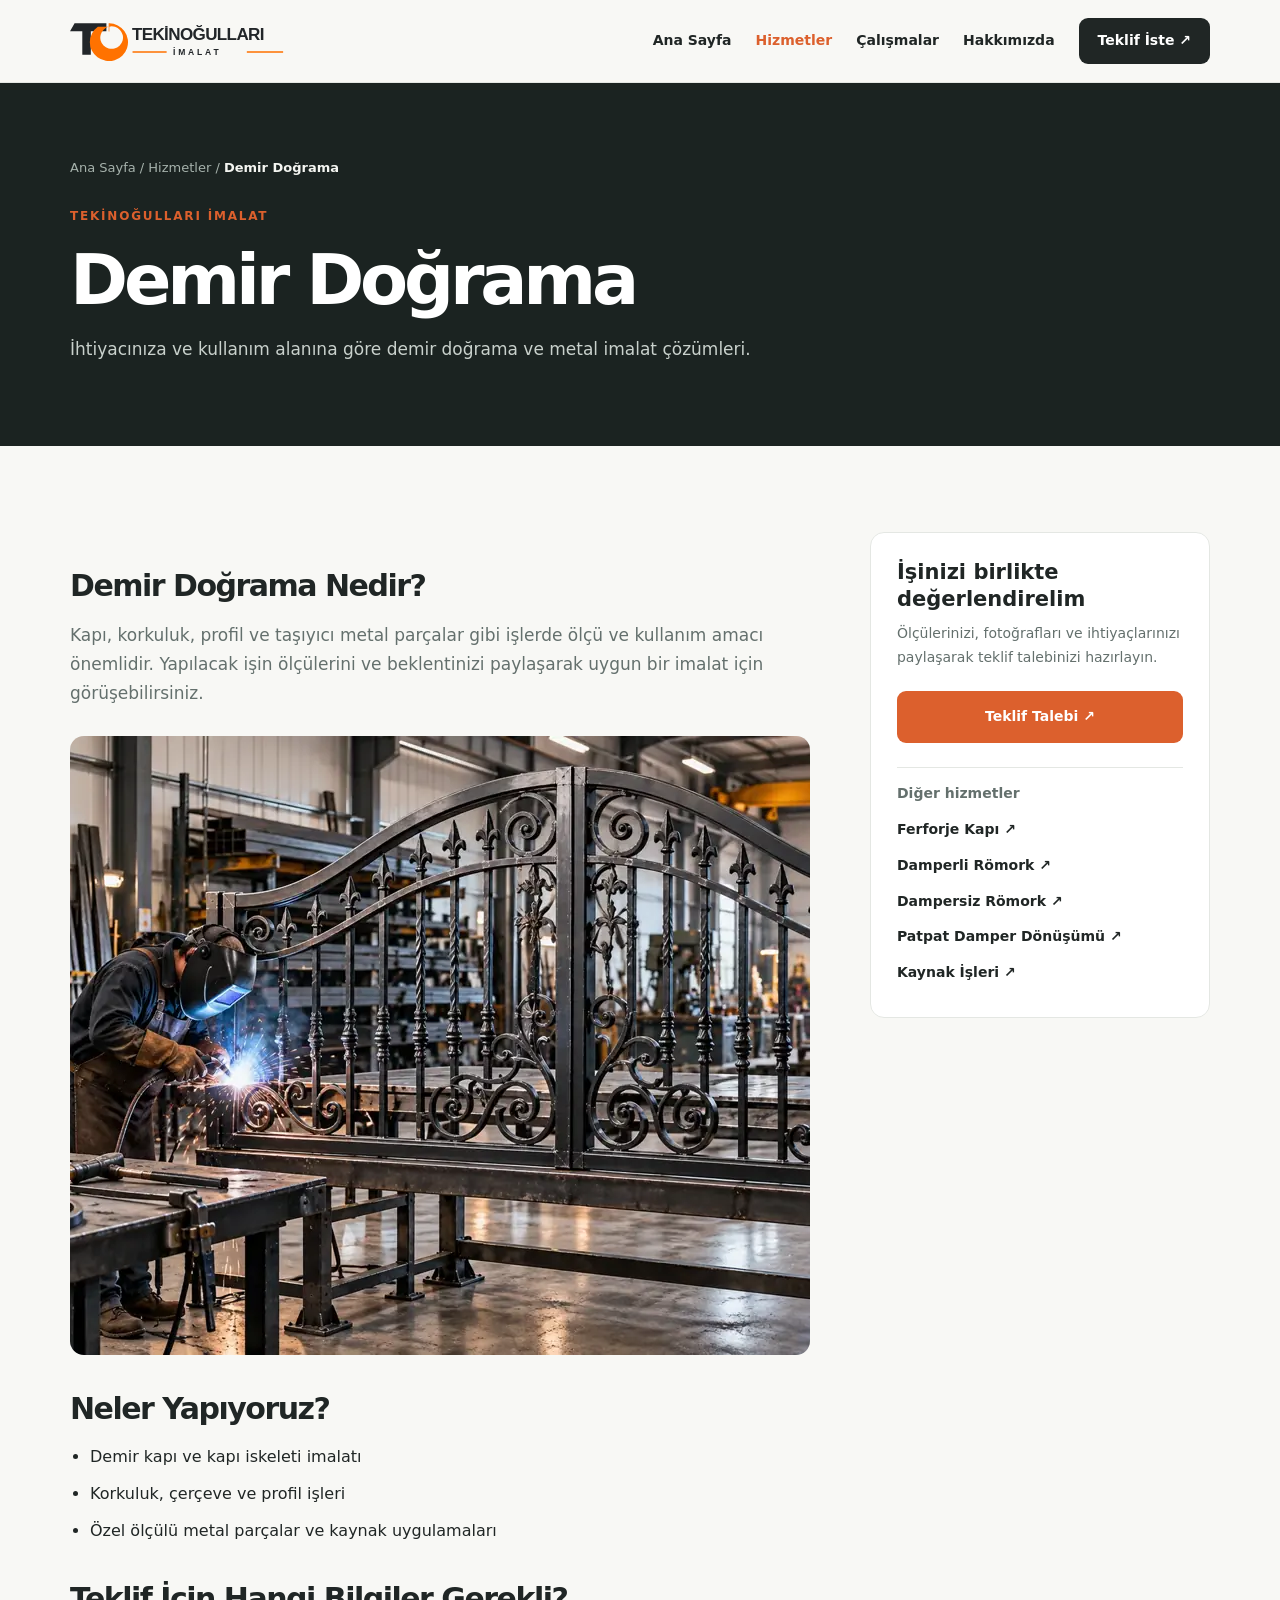
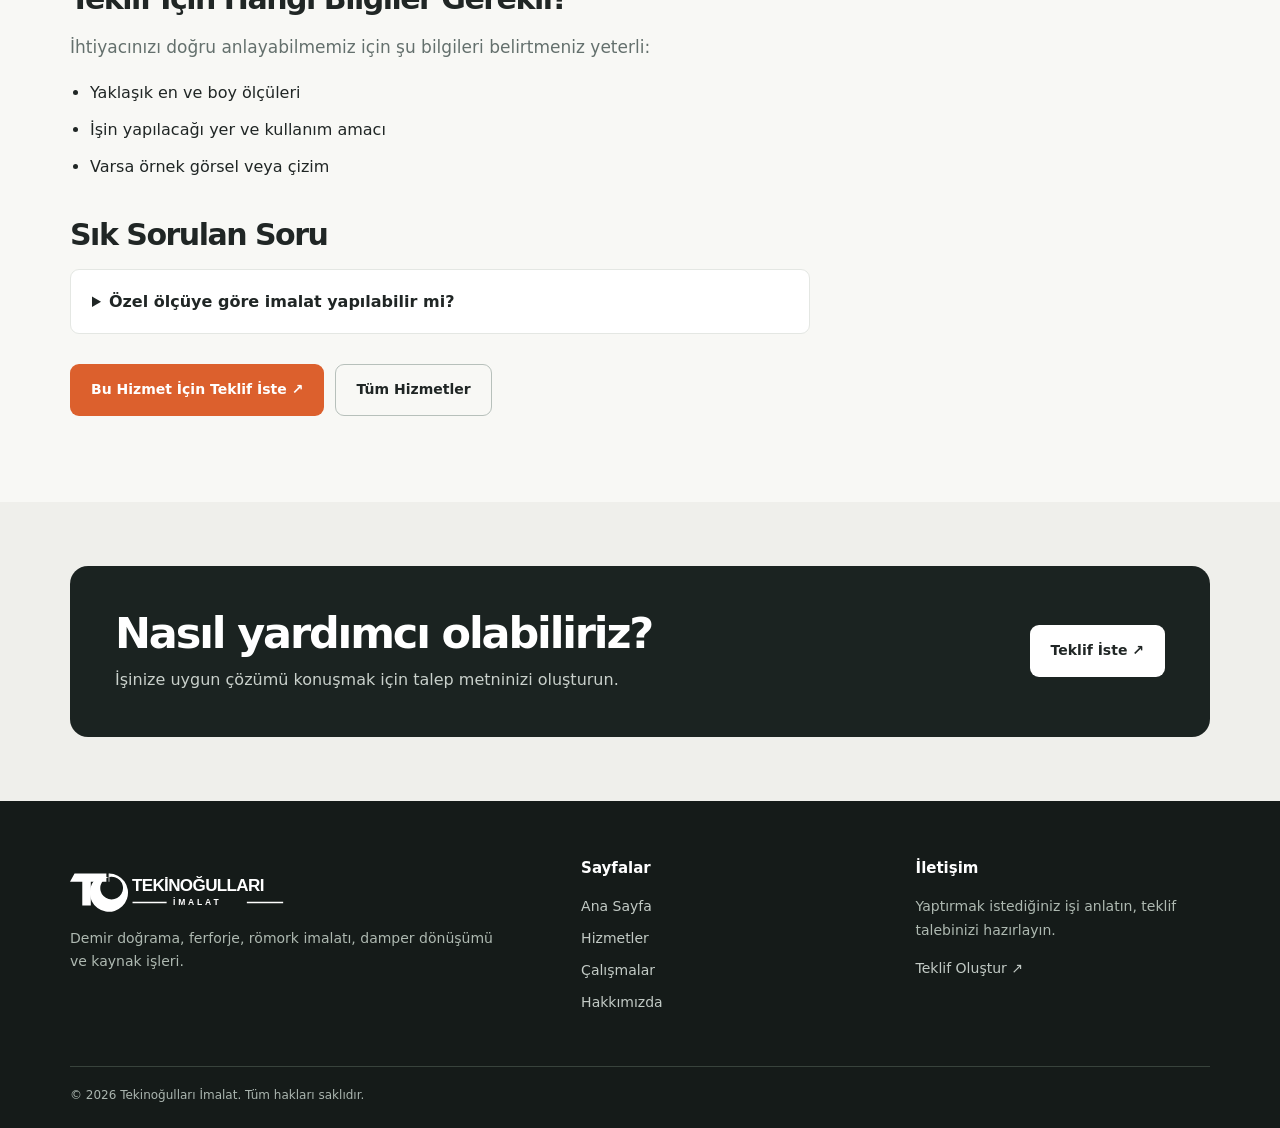
<file: hizmetler/demir-dograma.html>
<!doctype html><html lang="tr"><head><meta charset="utf-8"><meta name="viewport" content="width=device-width,initial-scale=1"><meta name="theme-color" content="#1b2321"><meta name="description" content="İhtiyacınıza ve kullanım alanına göre demir doğrama ve metal imalat çözümleri."><title>Demir Doğrama | TEKİNOĞULLARI İMALAT</title><link rel="icon" href="/assets/to-icon.svg" type="image/svg+xml"><link rel="stylesheet" href="/assets/site.css"><script src="/assets/site.js" defer></script></head><body><a class="skip" href="#icerik">İçeriğe geç</a><header class="header"><nav class="container nav" aria-label="Ana menü"><a class="brand" href="/" aria-label="Tekinoğulları İmalat ana sayfa"><img src="/assets/to-horizontal.svg" alt="Tekinoğulları İmalat" width="240" height="55"></a><button class="menu-button" id="menuButton" aria-controls="navLinks" aria-expanded="false">☰ Menü</button><div class="nav-links" id="navLinks"><a href="/" >Ana Sayfa</a><a href="/hizmetler/" class="active" aria-current="page">Hizmetler</a><a href="/calismalar/" >Çalışmalar</a><a href="/hakkimizda/" >Hakkımızda</a><a href="/iletisim/" class="nav-cta" >Teklif İste ↗</a></div></nav></header><main id="icerik"><section class="page-hero"><div class="container"><div class="crumbs"><a href="/">Ana Sayfa</a> / <a href="/hizmetler/">Hizmetler</a> / <b>Demir Doğrama</b></div><p class="eyebrow">TEKİNOĞULLARI İMALAT</p><h1>Demir Doğrama</h1><p class="lead">İhtiyacınıza ve kullanım alanına göre demir doğrama ve metal imalat çözümleri.</p></div></section><section class="section"><div class="container details-layout"><article class="details-body reveal"><h2>Demir Doğrama Nedir?</h2><p>Kapı, korkuluk, profil ve taşıyıcı metal parçalar gibi işlerde ölçü ve kullanım amacı önemlidir. Yapılacak işin ölçülerini ve beklentinizi paylaşarak uygun bir imalat için görüşebilirsiniz.</p><img class="detail-photo" src="/assets/ferforje.webp" alt="Demir Doğrama ile ilgili atölye ve imalat görseli" width="1100" height="619"><h2>Neler Yapıyoruz?</h2><ul><li>Demir kapı ve kapı iskeleti imalatı</li><li>Korkuluk, çerçeve ve profil işleri</li><li>Özel ölçülü metal parçalar ve kaynak uygulamaları</li></ul><h2>Teklif İçin Hangi Bilgiler Gerekli?</h2><p>İhtiyacınızı doğru anlayabilmemiz için şu bilgileri belirtmeniz yeterli:</p><ul><li>Yaklaşık en ve boy ölçüleri</li><li>İşin yapılacağı yer ve kullanım amacı</li><li>Varsa örnek görsel veya çizim</li></ul><div class="faq"><h2>Sık Sorulan Soru</h2><details><summary>Özel ölçüye göre imalat yapılabilir mi?</summary><p>İşin ölçülerini ve kullanım amacını paylaşın. Üretim yöntemi ve uygulanabilirlik buna göre değerlendirilir.</p></details></div><div class="btnrow" style="margin-top:30px"><a class="btn" href="/iletisim/?hizmet=Demir%20Do%C4%9Frama">Bu Hizmet İçin Teklif İste ↗</a><a class="btn outline" href="/hizmetler/">Tüm Hizmetler</a></div></article><aside class="sidebox reveal"><h3>İşinizi birlikte değerlendirelim</h3><p>Ölçülerinizi, fotoğrafları ve ihtiyaçlarınızı paylaşarak teklif talebinizi hazırlayın.</p><a class="btn" href="/iletisim/?hizmet=Demir%20Do%C4%9Frama">Teklif Talebi ↗</a><div class="sidebar-links"><p style="font-weight:800;margin-bottom:6px">Diğer hizmetler</p><a href="/hizmetler/ferforje-kapi.html">Ferforje Kapı ↗</a><a href="/hizmetler/damperli-romork.html">Damperli Römork ↗</a><a href="/hizmetler/dampersiz-romork.html">Dampersiz Römork ↗</a><a href="/hizmetler/patpat-damper-donusumu.html">Patpat Damper Dönüşümü ↗</a><a href="/hizmetler/kaynak-isleri.html">Kaynak İşleri ↗</a></div></aside></div></section><section class="section tinted compact"><div class="container"><div class="cta-band reveal"><div><h2>Nasıl yardımcı olabiliriz?</h2><p>İşinize uygun çözümü konuşmak için talep metninizi oluşturun.</p></div><a class="btn white" href="/iletisim/?hizmet=Demir%20Do%C4%9Frama">Teklif İste ↗</a></div></div></section></main><footer class="footer"><div class="container"><div class="footer-grid"><div><a href="/" aria-label="Ana sayfa"><img src="/assets/to-horizontal.svg" class="footer-logo" alt="Tekinoğulları İmalat" width="240" height="55"></a><p>Demir doğrama, ferforje, römork imalatı, damper dönüşümü ve kaynak işleri.</p></div><div><h3>Sayfalar</h3><a href="/">Ana Sayfa</a><a href="/hizmetler/">Hizmetler</a><a href="/calismalar/">Çalışmalar</a><a href="/hakkimizda/">Hakkımızda</a></div><div><h3>İletişim</h3><p>Yaptırmak istediğiniz işi anlatın, teklif talebinizi hazırlayın.</p><a href="/iletisim/">Teklif Oluştur ↗</a></div></div><div class="footer-bottom">© <span data-year></span> Tekinoğulları İmalat. Tüm hakları saklıdır.</div></div></footer></body></html>
</file>
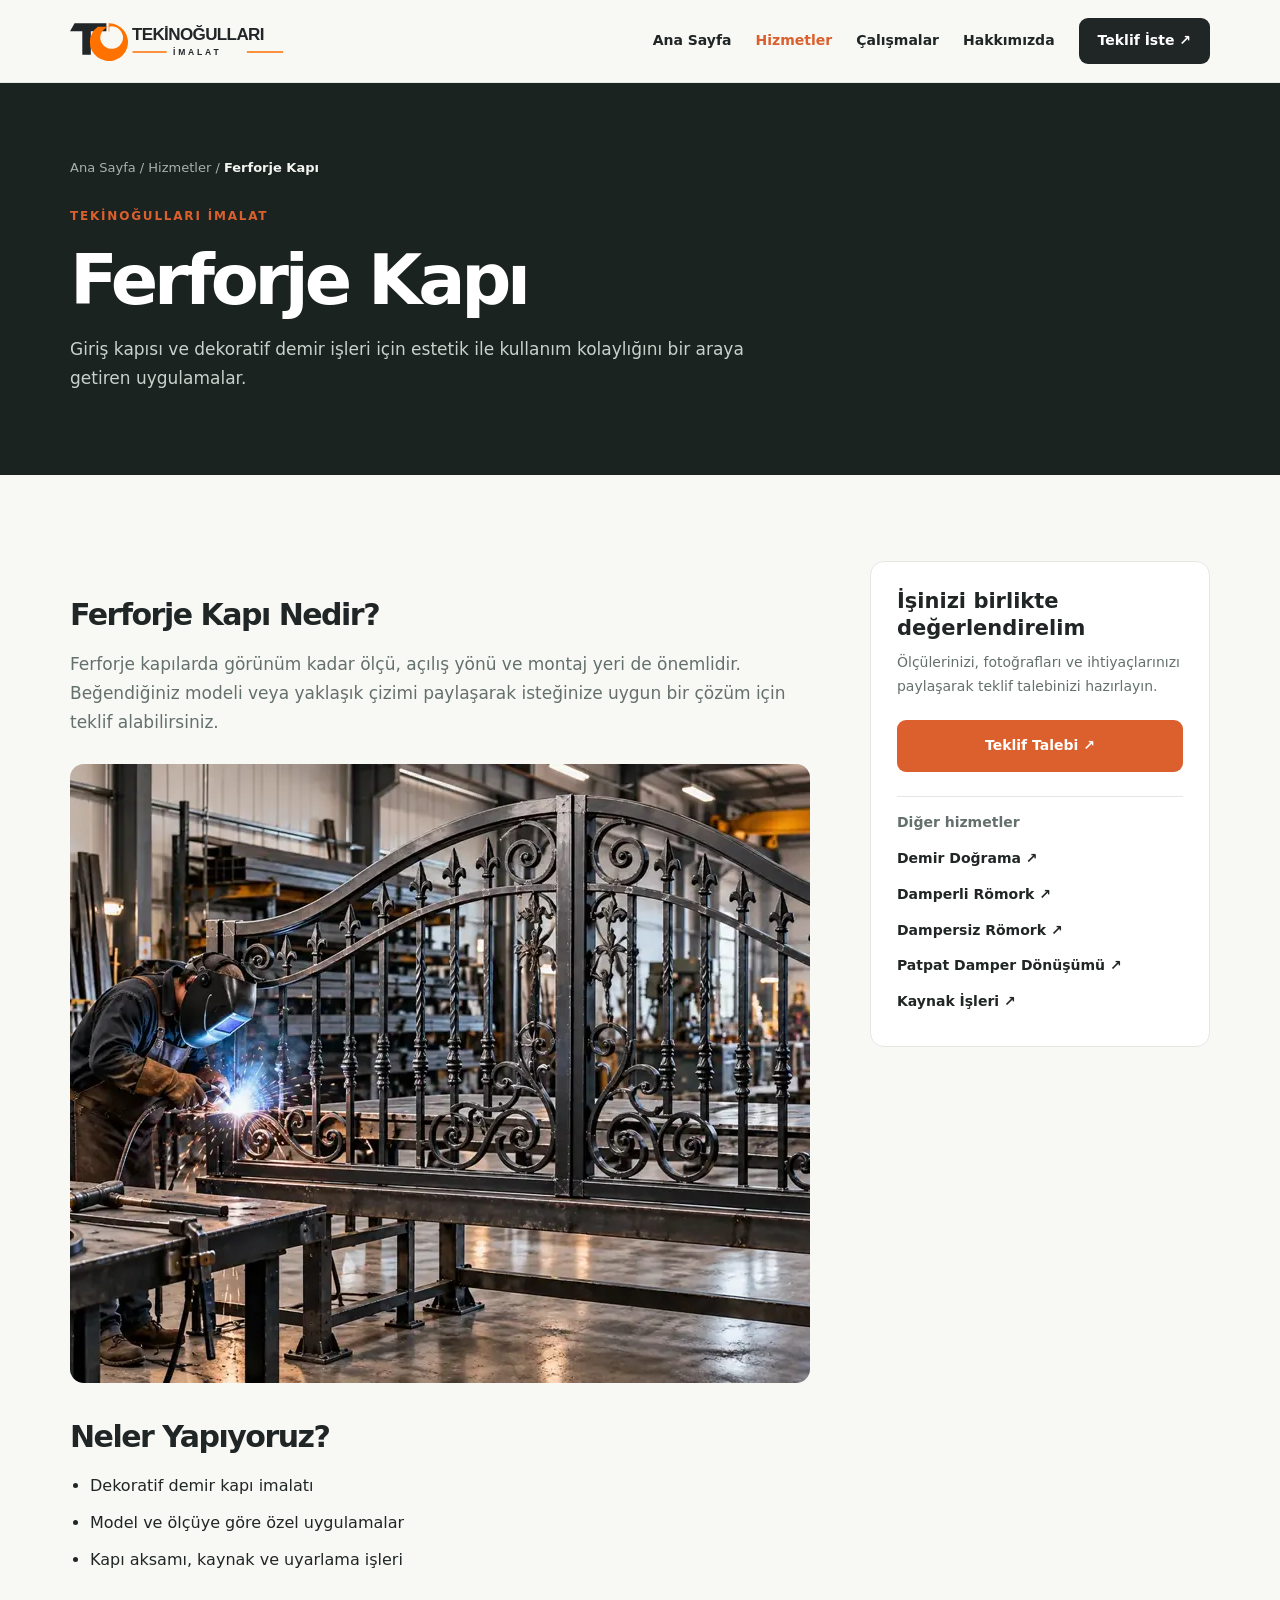
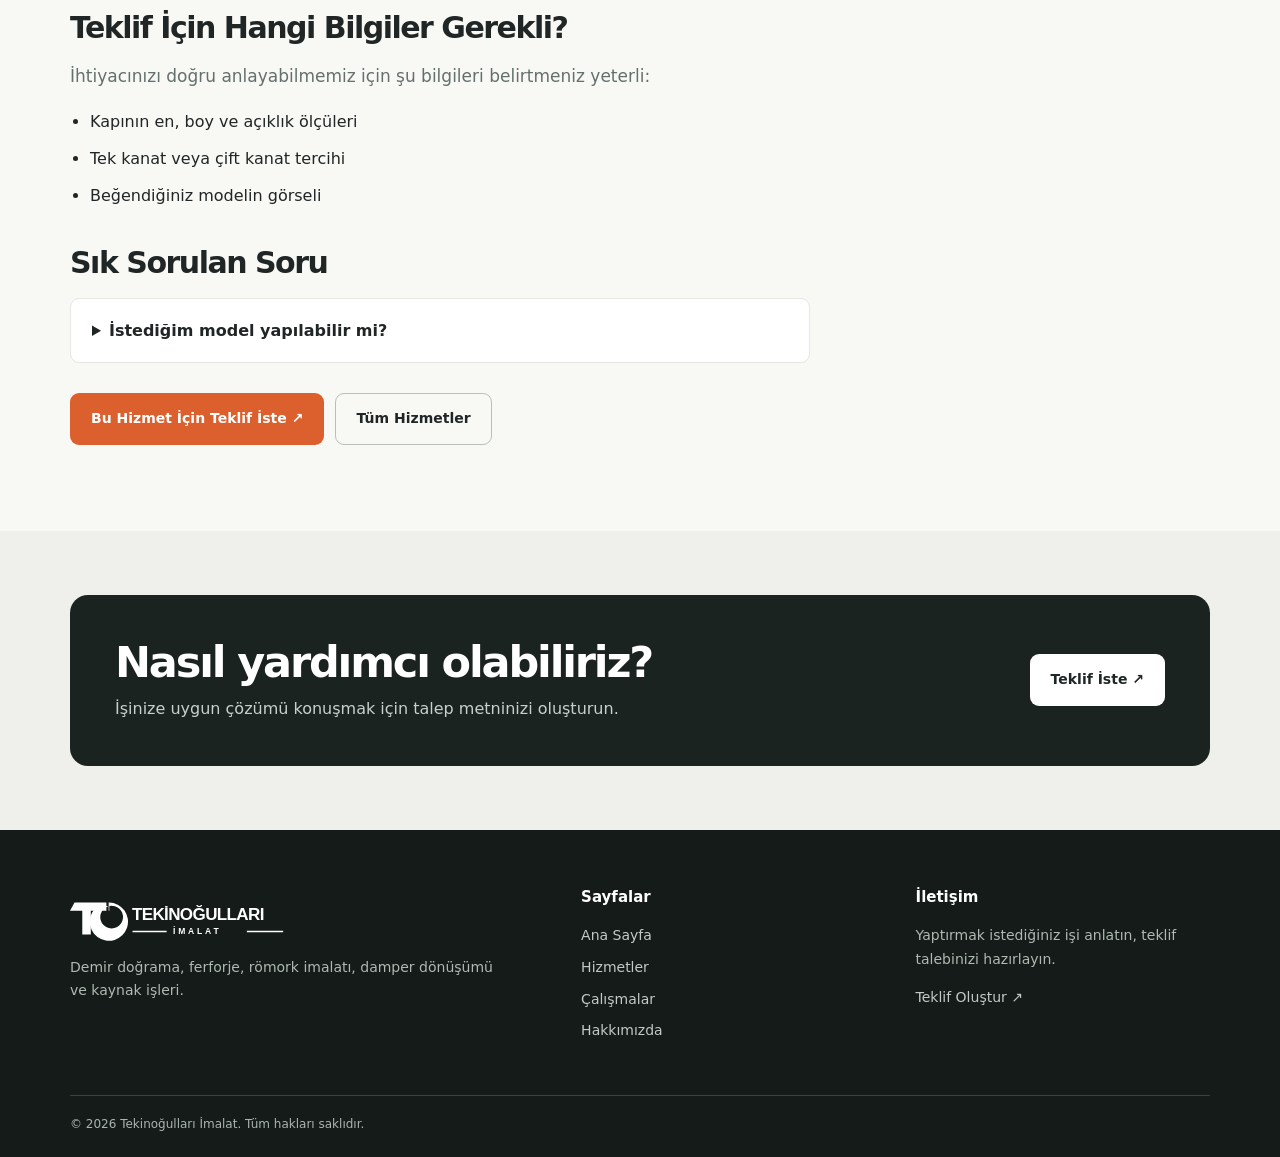
<file: hizmetler/ferforje-kapi.html>
<!doctype html><html lang="tr"><head><meta charset="utf-8"><meta name="viewport" content="width=device-width,initial-scale=1"><meta name="theme-color" content="#1b2321"><meta name="description" content="Giriş kapısı ve dekoratif demir işleri için estetik ile kullanım kolaylığını bir araya getiren uygulamalar."><title>Ferforje Kapı | TEKİNOĞULLARI İMALAT</title><link rel="icon" href="/assets/to-icon.svg" type="image/svg+xml"><link rel="stylesheet" href="/assets/site.css"><script src="/assets/site.js" defer></script></head><body><a class="skip" href="#icerik">İçeriğe geç</a><header class="header"><nav class="container nav" aria-label="Ana menü"><a class="brand" href="/" aria-label="Tekinoğulları İmalat ana sayfa"><img src="/assets/to-horizontal.svg" alt="Tekinoğulları İmalat" width="240" height="55"></a><button class="menu-button" id="menuButton" aria-controls="navLinks" aria-expanded="false">☰ Menü</button><div class="nav-links" id="navLinks"><a href="/" >Ana Sayfa</a><a href="/hizmetler/" class="active" aria-current="page">Hizmetler</a><a href="/calismalar/" >Çalışmalar</a><a href="/hakkimizda/" >Hakkımızda</a><a href="/iletisim/" class="nav-cta" >Teklif İste ↗</a></div></nav></header><main id="icerik"><section class="page-hero"><div class="container"><div class="crumbs"><a href="/">Ana Sayfa</a> / <a href="/hizmetler/">Hizmetler</a> / <b>Ferforje Kapı</b></div><p class="eyebrow">TEKİNOĞULLARI İMALAT</p><h1>Ferforje Kapı</h1><p class="lead">Giriş kapısı ve dekoratif demir işleri için estetik ile kullanım kolaylığını bir araya getiren uygulamalar.</p></div></section><section class="section"><div class="container details-layout"><article class="details-body reveal"><h2>Ferforje Kapı Nedir?</h2><p>Ferforje kapılarda görünüm kadar ölçü, açılış yönü ve montaj yeri de önemlidir. Beğendiğiniz modeli veya yaklaşık çizimi paylaşarak isteğinize uygun bir çözüm için teklif alabilirsiniz.</p><img class="detail-photo" src="/assets/ferforje.webp" alt="Ferforje Kapı ile ilgili atölye ve imalat görseli" width="1100" height="619"><h2>Neler Yapıyoruz?</h2><ul><li>Dekoratif demir kapı imalatı</li><li>Model ve ölçüye göre özel uygulamalar</li><li>Kapı aksamı, kaynak ve uyarlama işleri</li></ul><h2>Teklif İçin Hangi Bilgiler Gerekli?</h2><p>İhtiyacınızı doğru anlayabilmemiz için şu bilgileri belirtmeniz yeterli:</p><ul><li>Kapının en, boy ve açıklık ölçüleri</li><li>Tek kanat veya çift kanat tercihi</li><li>Beğendiğiniz modelin görseli</li></ul><div class="faq"><h2>Sık Sorulan Soru</h2><details><summary>İstediğim model yapılabilir mi?</summary><p>Örnek görseli ve ölçüleri iletirseniz teknik uygunluğu ve üretim seçenekleri değerlendirilebilir.</p></details></div><div class="btnrow" style="margin-top:30px"><a class="btn" href="/iletisim/?hizmet=Ferforje%20Kap%C4%B1">Bu Hizmet İçin Teklif İste ↗</a><a class="btn outline" href="/hizmetler/">Tüm Hizmetler</a></div></article><aside class="sidebox reveal"><h3>İşinizi birlikte değerlendirelim</h3><p>Ölçülerinizi, fotoğrafları ve ihtiyaçlarınızı paylaşarak teklif talebinizi hazırlayın.</p><a class="btn" href="/iletisim/?hizmet=Ferforje%20Kap%C4%B1">Teklif Talebi ↗</a><div class="sidebar-links"><p style="font-weight:800;margin-bottom:6px">Diğer hizmetler</p><a href="/hizmetler/demir-dograma.html">Demir Doğrama ↗</a><a href="/hizmetler/damperli-romork.html">Damperli Römork ↗</a><a href="/hizmetler/dampersiz-romork.html">Dampersiz Römork ↗</a><a href="/hizmetler/patpat-damper-donusumu.html">Patpat Damper Dönüşümü ↗</a><a href="/hizmetler/kaynak-isleri.html">Kaynak İşleri ↗</a></div></aside></div></section><section class="section tinted compact"><div class="container"><div class="cta-band reveal"><div><h2>Nasıl yardımcı olabiliriz?</h2><p>İşinize uygun çözümü konuşmak için talep metninizi oluşturun.</p></div><a class="btn white" href="/iletisim/?hizmet=Ferforje%20Kap%C4%B1">Teklif İste ↗</a></div></div></section></main><footer class="footer"><div class="container"><div class="footer-grid"><div><a href="/" aria-label="Ana sayfa"><img src="/assets/to-horizontal.svg" class="footer-logo" alt="Tekinoğulları İmalat" width="240" height="55"></a><p>Demir doğrama, ferforje, römork imalatı, damper dönüşümü ve kaynak işleri.</p></div><div><h3>Sayfalar</h3><a href="/">Ana Sayfa</a><a href="/hizmetler/">Hizmetler</a><a href="/calismalar/">Çalışmalar</a><a href="/hakkimizda/">Hakkımızda</a></div><div><h3>İletişim</h3><p>Yaptırmak istediğiniz işi anlatın, teklif talebinizi hazırlayın.</p><a href="/iletisim/">Teklif Oluştur ↗</a></div></div><div class="footer-bottom">© <span data-year></span> Tekinoğulları İmalat. Tüm hakları saklıdır.</div></div></footer></body></html>
</file>
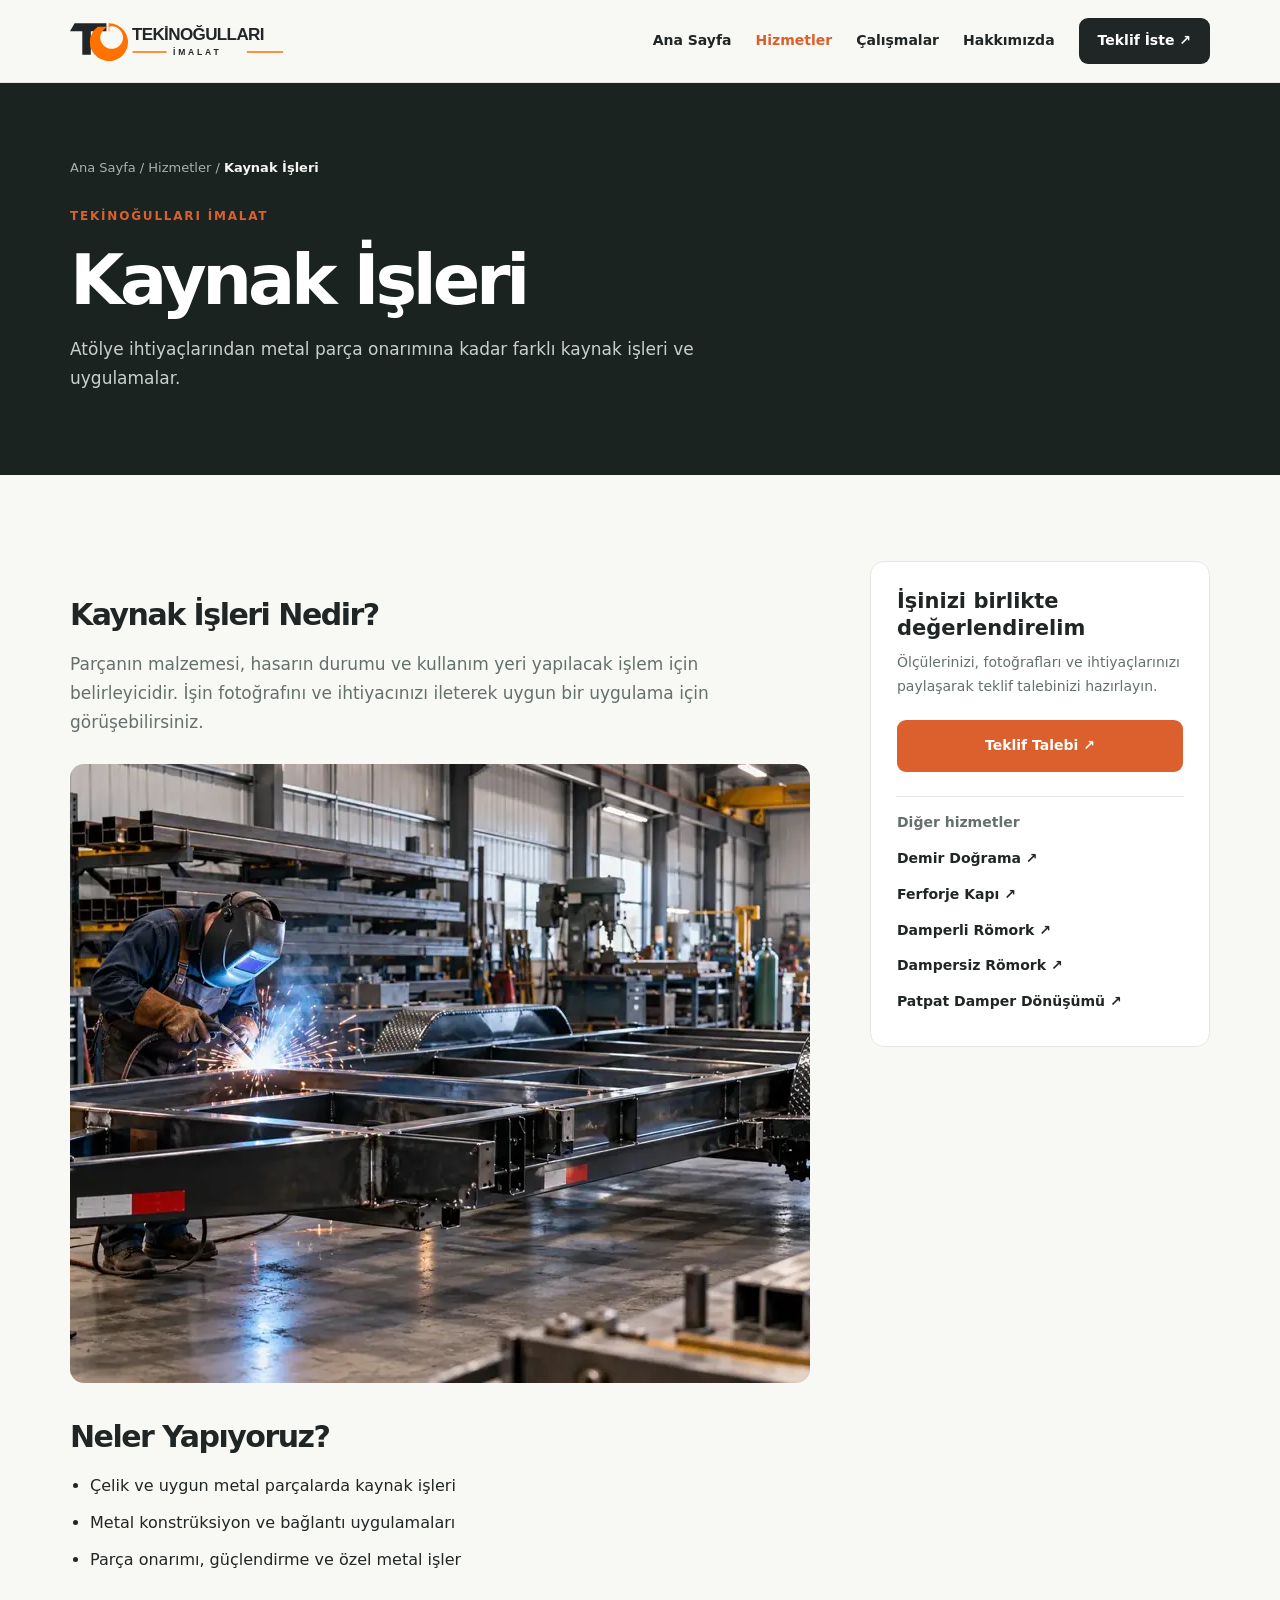
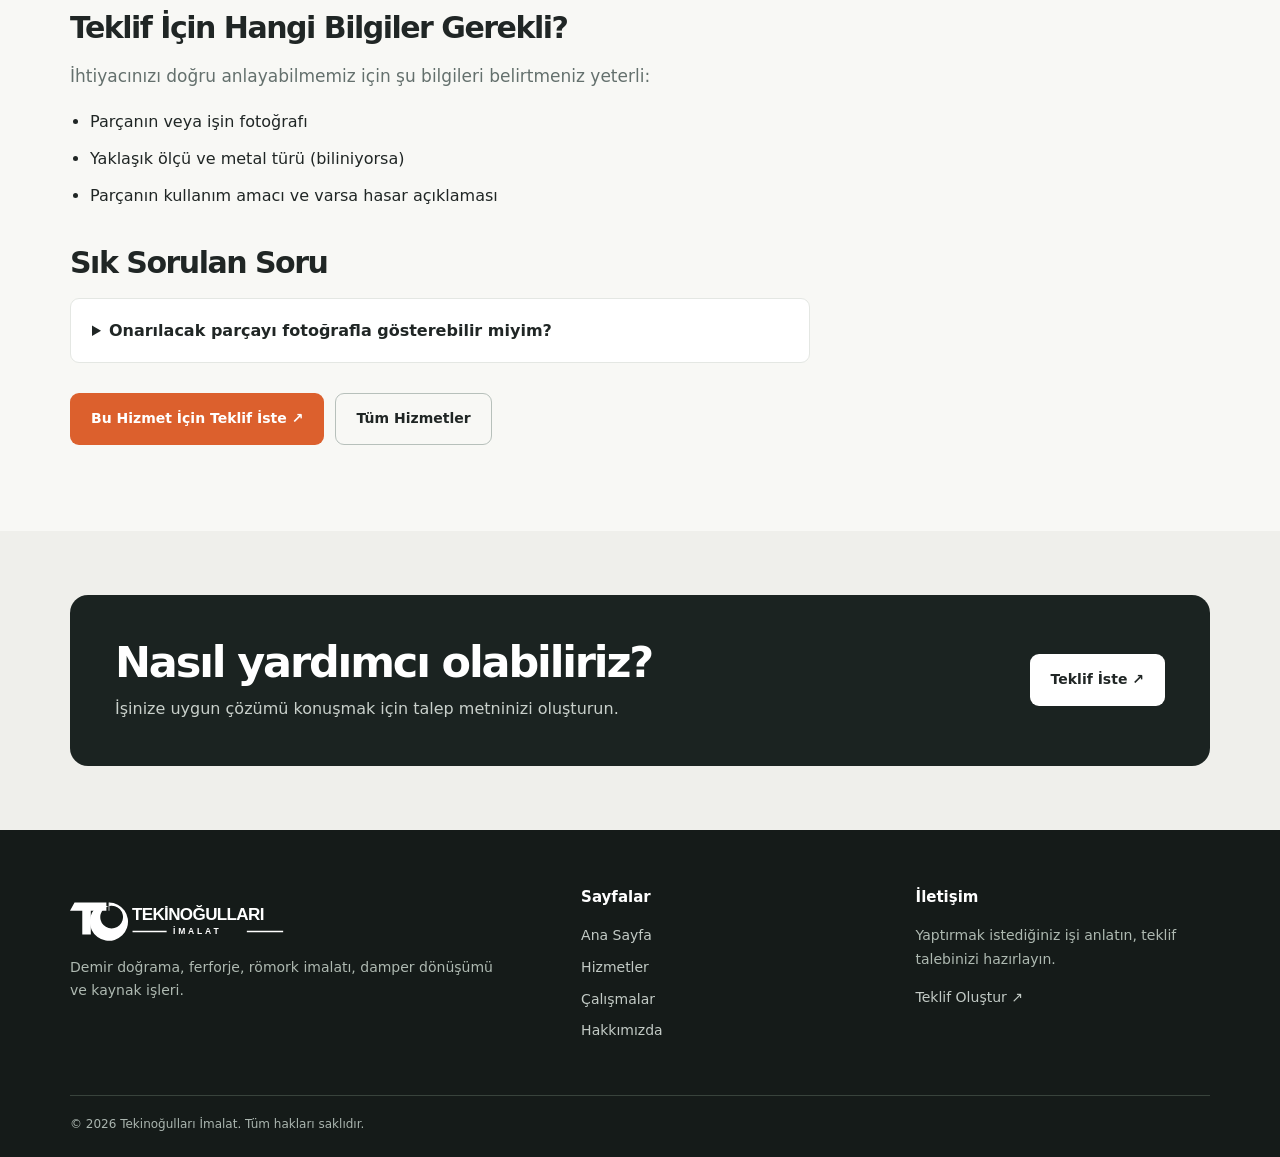
<file: hizmetler/kaynak-isleri.html>
<!doctype html><html lang="tr"><head><meta charset="utf-8"><meta name="viewport" content="width=device-width,initial-scale=1"><meta name="theme-color" content="#1b2321"><meta name="description" content="Atölye ihtiyaçlarından metal parça onarımına kadar farklı kaynak işleri ve uygulamalar."><title>Kaynak İşleri | TEKİNOĞULLARI İMALAT</title><link rel="icon" href="/assets/to-icon.svg" type="image/svg+xml"><link rel="stylesheet" href="/assets/site.css"><script src="/assets/site.js" defer></script></head><body><a class="skip" href="#icerik">İçeriğe geç</a><header class="header"><nav class="container nav" aria-label="Ana menü"><a class="brand" href="/" aria-label="Tekinoğulları İmalat ana sayfa"><img src="/assets/to-horizontal.svg" alt="Tekinoğulları İmalat" width="240" height="55"></a><button class="menu-button" id="menuButton" aria-controls="navLinks" aria-expanded="false">☰ Menü</button><div class="nav-links" id="navLinks"><a href="/" >Ana Sayfa</a><a href="/hizmetler/" class="active" aria-current="page">Hizmetler</a><a href="/calismalar/" >Çalışmalar</a><a href="/hakkimizda/" >Hakkımızda</a><a href="/iletisim/" class="nav-cta" >Teklif İste ↗</a></div></nav></header><main id="icerik"><section class="page-hero"><div class="container"><div class="crumbs"><a href="/">Ana Sayfa</a> / <a href="/hizmetler/">Hizmetler</a> / <b>Kaynak İşleri</b></div><p class="eyebrow">TEKİNOĞULLARI İMALAT</p><h1>Kaynak İşleri</h1><p class="lead">Atölye ihtiyaçlarından metal parça onarımına kadar farklı kaynak işleri ve uygulamalar.</p></div></section><section class="section"><div class="container details-layout"><article class="details-body reveal"><h2>Kaynak İşleri Nedir?</h2><p>Parçanın malzemesi, hasarın durumu ve kullanım yeri yapılacak işlem için belirleyicidir. İşin fotoğrafını ve ihtiyacınızı ileterek uygun bir uygulama için görüşebilirsiniz.</p><img class="detail-photo" src="/assets/romork.webp" alt="Kaynak İşleri ile ilgili atölye ve imalat görseli" width="1100" height="619"><h2>Neler Yapıyoruz?</h2><ul><li>Çelik ve uygun metal parçalarda kaynak işleri</li><li>Metal konstrüksiyon ve bağlantı uygulamaları</li><li>Parça onarımı, güçlendirme ve özel metal işler</li></ul><h2>Teklif İçin Hangi Bilgiler Gerekli?</h2><p>İhtiyacınızı doğru anlayabilmemiz için şu bilgileri belirtmeniz yeterli:</p><ul><li>Parçanın veya işin fotoğrafı</li><li>Yaklaşık ölçü ve metal türü (biliniyorsa)</li><li>Parçanın kullanım amacı ve varsa hasar açıklaması</li></ul><div class="faq"><h2>Sık Sorulan Soru</h2><details><summary>Onarılacak parçayı fotoğrafla gösterebilir miyim?</summary><p>Evet. Fotoğraf üzerinden ilk değerlendirme yapılabilir; kesin yöntem için parçanın yerinde incelenmesi gerekebilir.</p></details></div><div class="btnrow" style="margin-top:30px"><a class="btn" href="/iletisim/?hizmet=Kaynak%20%C4%B0%C5%9Fleri">Bu Hizmet İçin Teklif İste ↗</a><a class="btn outline" href="/hizmetler/">Tüm Hizmetler</a></div></article><aside class="sidebox reveal"><h3>İşinizi birlikte değerlendirelim</h3><p>Ölçülerinizi, fotoğrafları ve ihtiyaçlarınızı paylaşarak teklif talebinizi hazırlayın.</p><a class="btn" href="/iletisim/?hizmet=Kaynak%20%C4%B0%C5%9Fleri">Teklif Talebi ↗</a><div class="sidebar-links"><p style="font-weight:800;margin-bottom:6px">Diğer hizmetler</p><a href="/hizmetler/demir-dograma.html">Demir Doğrama ↗</a><a href="/hizmetler/ferforje-kapi.html">Ferforje Kapı ↗</a><a href="/hizmetler/damperli-romork.html">Damperli Römork ↗</a><a href="/hizmetler/dampersiz-romork.html">Dampersiz Römork ↗</a><a href="/hizmetler/patpat-damper-donusumu.html">Patpat Damper Dönüşümü ↗</a></div></aside></div></section><section class="section tinted compact"><div class="container"><div class="cta-band reveal"><div><h2>Nasıl yardımcı olabiliriz?</h2><p>İşinize uygun çözümü konuşmak için talep metninizi oluşturun.</p></div><a class="btn white" href="/iletisim/?hizmet=Kaynak%20%C4%B0%C5%9Fleri">Teklif İste ↗</a></div></div></section></main><footer class="footer"><div class="container"><div class="footer-grid"><div><a href="/" aria-label="Ana sayfa"><img src="/assets/to-horizontal.svg" class="footer-logo" alt="Tekinoğulları İmalat" width="240" height="55"></a><p>Demir doğrama, ferforje, römork imalatı, damper dönüşümü ve kaynak işleri.</p></div><div><h3>Sayfalar</h3><a href="/">Ana Sayfa</a><a href="/hizmetler/">Hizmetler</a><a href="/calismalar/">Çalışmalar</a><a href="/hakkimizda/">Hakkımızda</a></div><div><h3>İletişim</h3><p>Yaptırmak istediğiniz işi anlatın, teklif talebinizi hazırlayın.</p><a href="/iletisim/">Teklif Oluştur ↗</a></div></div><div class="footer-bottom">© <span data-year></span> Tekinoğulları İmalat. Tüm hakları saklıdır.</div></div></footer></body></html>
</file>
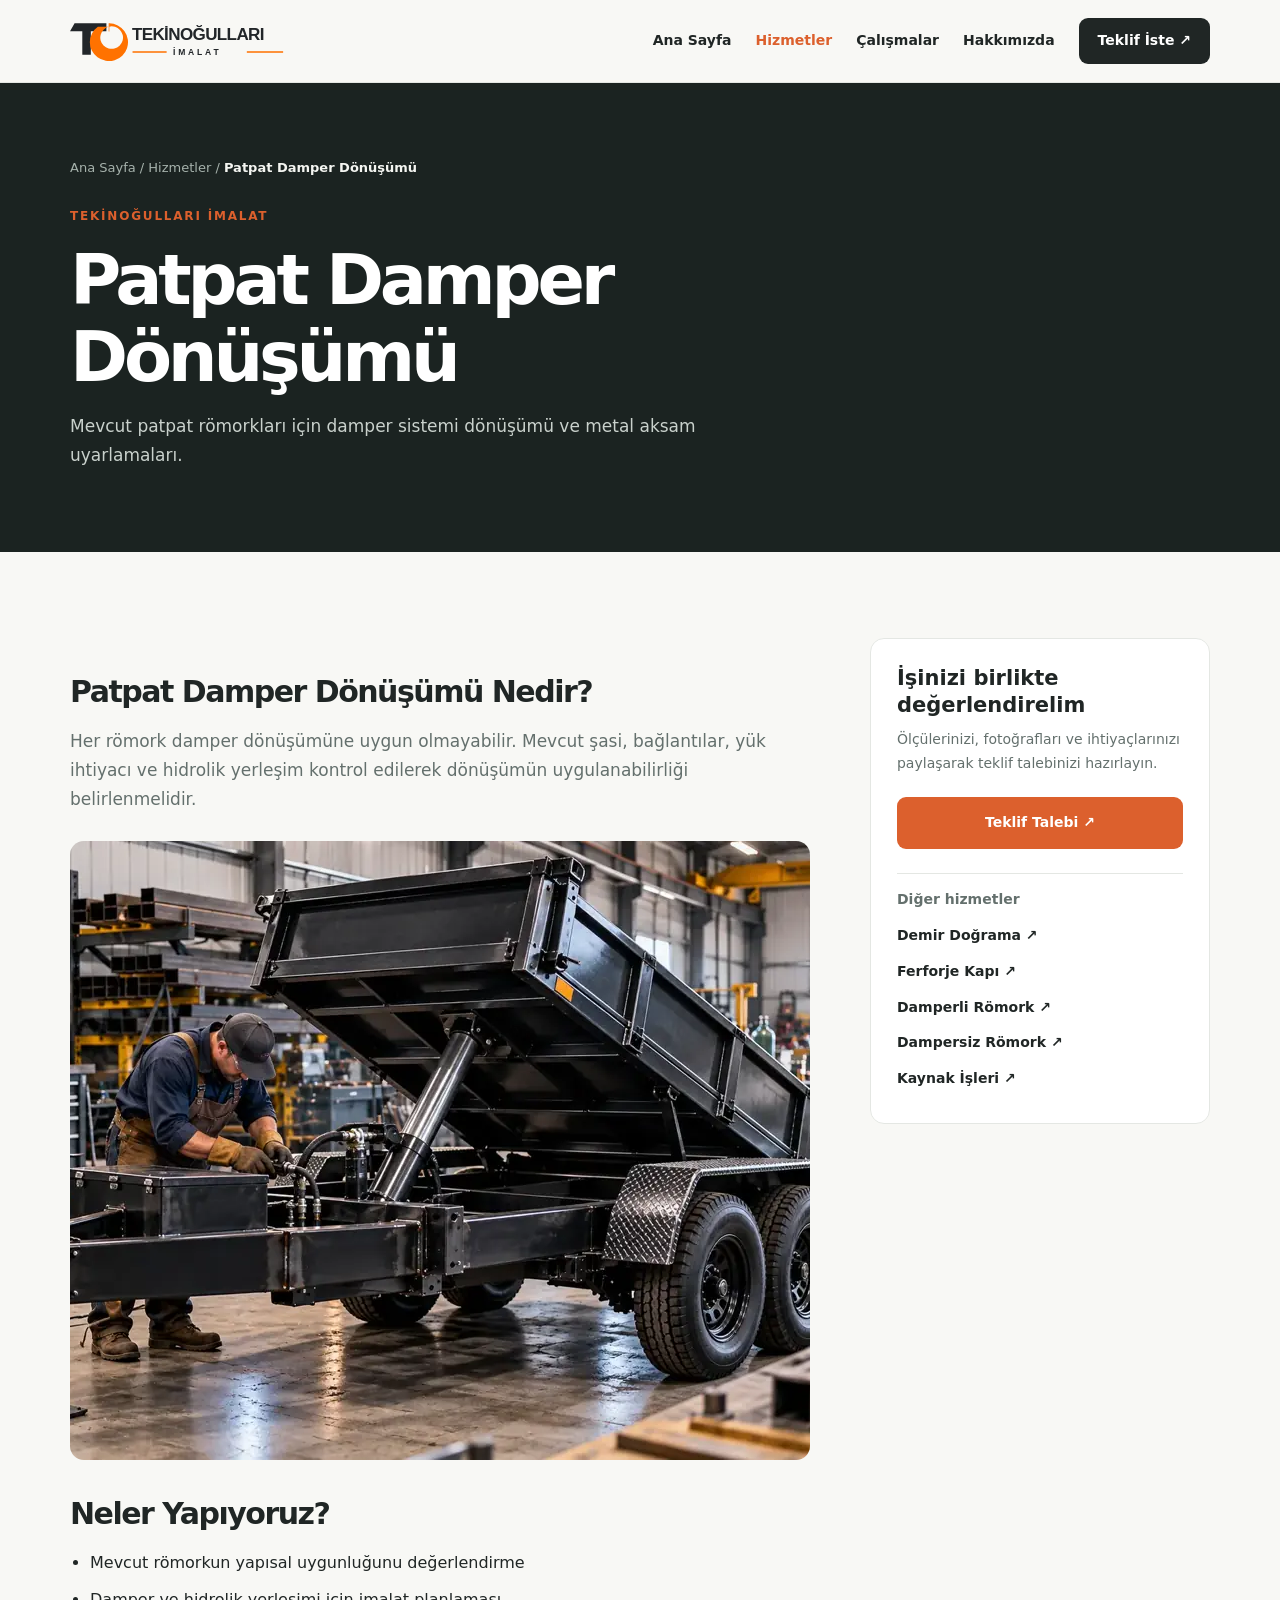
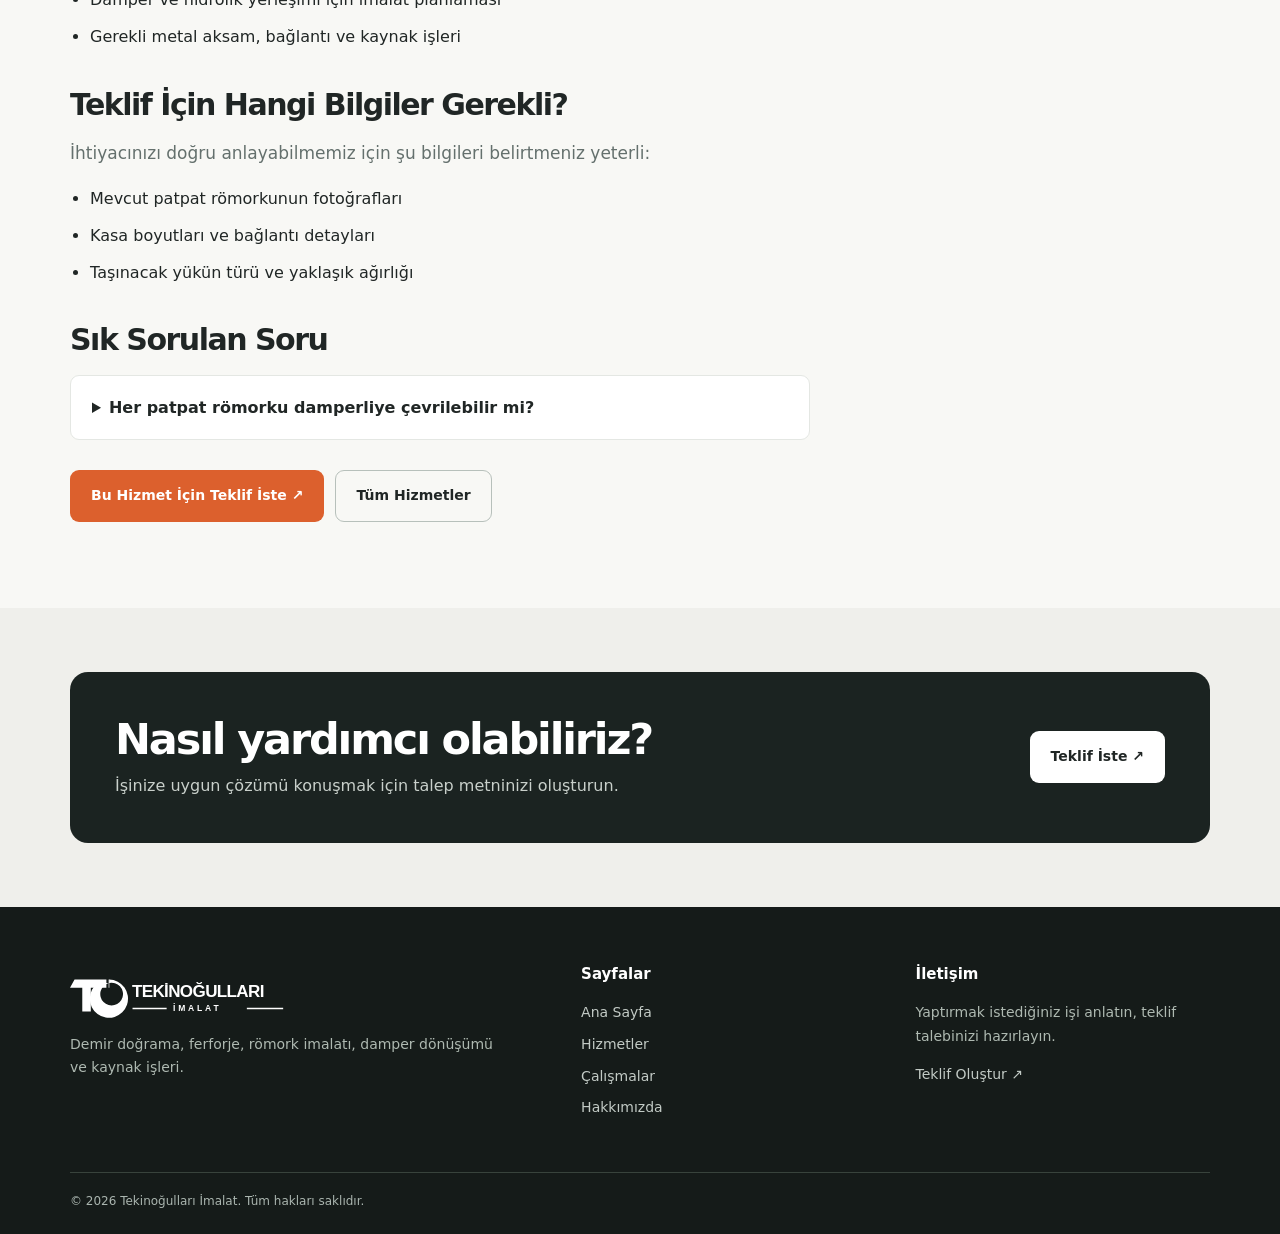
<file: hizmetler/patpat-damper-donusumu.html>
<!doctype html><html lang="tr"><head><meta charset="utf-8"><meta name="viewport" content="width=device-width,initial-scale=1"><meta name="theme-color" content="#1b2321"><meta name="description" content="Mevcut patpat römorkları için damper sistemi dönüşümü ve metal aksam uyarlamaları."><title>Patpat Damper Dönüşümü | TEKİNOĞULLARI İMALAT</title><link rel="icon" href="/assets/to-icon.svg" type="image/svg+xml"><link rel="stylesheet" href="/assets/site.css"><script src="/assets/site.js" defer></script></head><body><a class="skip" href="#icerik">İçeriğe geç</a><header class="header"><nav class="container nav" aria-label="Ana menü"><a class="brand" href="/" aria-label="Tekinoğulları İmalat ana sayfa"><img src="/assets/to-horizontal.svg" alt="Tekinoğulları İmalat" width="240" height="55"></a><button class="menu-button" id="menuButton" aria-controls="navLinks" aria-expanded="false">☰ Menü</button><div class="nav-links" id="navLinks"><a href="/" >Ana Sayfa</a><a href="/hizmetler/" class="active" aria-current="page">Hizmetler</a><a href="/calismalar/" >Çalışmalar</a><a href="/hakkimizda/" >Hakkımızda</a><a href="/iletisim/" class="nav-cta" >Teklif İste ↗</a></div></nav></header><main id="icerik"><section class="page-hero"><div class="container"><div class="crumbs"><a href="/">Ana Sayfa</a> / <a href="/hizmetler/">Hizmetler</a> / <b>Patpat Damper Dönüşümü</b></div><p class="eyebrow">TEKİNOĞULLARI İMALAT</p><h1>Patpat Damper Dönüşümü</h1><p class="lead">Mevcut patpat römorkları için damper sistemi dönüşümü ve metal aksam uyarlamaları.</p></div></section><section class="section"><div class="container details-layout"><article class="details-body reveal"><h2>Patpat Damper Dönüşümü Nedir?</h2><p>Her römork damper dönüşümüne uygun olmayabilir. Mevcut şasi, bağlantılar, yük ihtiyacı ve hidrolik yerleşim kontrol edilerek dönüşümün uygulanabilirliği belirlenmelidir.</p><img class="detail-photo" src="/assets/damper.webp" alt="Patpat Damper Dönüşümü ile ilgili atölye ve imalat görseli" width="1100" height="619"><h2>Neler Yapıyoruz?</h2><ul><li>Mevcut römorkun yapısal uygunluğunu değerlendirme</li><li>Damper ve hidrolik yerleşimi için imalat planlaması</li><li>Gerekli metal aksam, bağlantı ve kaynak işleri</li></ul><h2>Teklif İçin Hangi Bilgiler Gerekli?</h2><p>İhtiyacınızı doğru anlayabilmemiz için şu bilgileri belirtmeniz yeterli:</p><ul><li>Mevcut patpat römorkunun fotoğrafları</li><li>Kasa boyutları ve bağlantı detayları</li><li>Taşınacak yükün türü ve yaklaşık ağırlığı</li></ul><div class="faq"><h2>Sık Sorulan Soru</h2><details><summary>Her patpat römorku damperliye çevrilebilir mi?</summary><p>Hayır. Önce şasi, bağlantı noktaları ve diğer teknik koşulların uygunluğu değerlendirilmelidir.</p></details></div><div class="btnrow" style="margin-top:30px"><a class="btn" href="/iletisim/?hizmet=Patpat%20Damper%20D%C3%B6n%C3%BC%C5%9F%C3%BCm%C3%BC">Bu Hizmet İçin Teklif İste ↗</a><a class="btn outline" href="/hizmetler/">Tüm Hizmetler</a></div></article><aside class="sidebox reveal"><h3>İşinizi birlikte değerlendirelim</h3><p>Ölçülerinizi, fotoğrafları ve ihtiyaçlarınızı paylaşarak teklif talebinizi hazırlayın.</p><a class="btn" href="/iletisim/?hizmet=Patpat%20Damper%20D%C3%B6n%C3%BC%C5%9F%C3%BCm%C3%BC">Teklif Talebi ↗</a><div class="sidebar-links"><p style="font-weight:800;margin-bottom:6px">Diğer hizmetler</p><a href="/hizmetler/demir-dograma.html">Demir Doğrama ↗</a><a href="/hizmetler/ferforje-kapi.html">Ferforje Kapı ↗</a><a href="/hizmetler/damperli-romork.html">Damperli Römork ↗</a><a href="/hizmetler/dampersiz-romork.html">Dampersiz Römork ↗</a><a href="/hizmetler/kaynak-isleri.html">Kaynak İşleri ↗</a></div></aside></div></section><section class="section tinted compact"><div class="container"><div class="cta-band reveal"><div><h2>Nasıl yardımcı olabiliriz?</h2><p>İşinize uygun çözümü konuşmak için talep metninizi oluşturun.</p></div><a class="btn white" href="/iletisim/?hizmet=Patpat%20Damper%20D%C3%B6n%C3%BC%C5%9F%C3%BCm%C3%BC">Teklif İste ↗</a></div></div></section></main><footer class="footer"><div class="container"><div class="footer-grid"><div><a href="/" aria-label="Ana sayfa"><img src="/assets/to-horizontal.svg" class="footer-logo" alt="Tekinoğulları İmalat" width="240" height="55"></a><p>Demir doğrama, ferforje, römork imalatı, damper dönüşümü ve kaynak işleri.</p></div><div><h3>Sayfalar</h3><a href="/">Ana Sayfa</a><a href="/hizmetler/">Hizmetler</a><a href="/calismalar/">Çalışmalar</a><a href="/hakkimizda/">Hakkımızda</a></div><div><h3>İletişim</h3><p>Yaptırmak istediğiniz işi anlatın, teklif talebinizi hazırlayın.</p><a href="/iletisim/">Teklif Oluştur ↗</a></div></div><div class="footer-bottom">© <span data-year></span> Tekinoğulları İmalat. Tüm hakları saklıdır.</div></div></footer></body></html>
</file>
<file: assets/site.css>
:root{--bg:#f8f8f5;--paper:#fff;--ink:#202625;--muted:#64706d;--orange:#dc602d;--dark:#1b2321;--border:#e4e7e3;--shadow:0 20px 65px #17201e0d}
*{box-sizing:border-box}html{scroll-behavior:smooth}body{margin:0;background:var(--bg);color:var(--ink);font:16px/1.7 system-ui,-apple-system,Segoe UI,Arial,sans-serif}a{color:inherit;text-decoration:none}button,input,textarea,select{font:inherit}button{cursor:pointer}img{max-width:100%;display:block}h1,h2,h3,p{margin-top:0}.container{width:min(1140px,calc(100% - 44px));margin:auto}.skip{position:absolute;left:8px;top:-55px;z-index:100;background:white;padding:7px 12px}.skip:focus{top:8px}.header{position:sticky;top:0;z-index:30;backdrop-filter:blur(18px);background:#f8f8f5f2;border-bottom:1px solid var(--border)}.nav{min-height:82px;display:flex;align-items:center;justify-content:space-between;gap:30px}.brand img{width:240px;height:auto;max-height:55px}.nav-links{display:flex;align-items:center;gap:24px}.nav-links>a{font-size:14px;font-weight:700;transition:color .2s}.nav-links>a:hover,.nav-links>a.active{color:var(--orange)}.nav-links .nav-cta{background:var(--ink);color:white!important;border-radius:9px;padding:11px 19px}.nav-links .nav-cta:hover{background:var(--orange)}.menu-button{display:none;border:1px solid var(--border);background:white;color:var(--ink);border-radius:8px;padding:9px 12px;font-weight:750}.eyebrow{text-transform:uppercase;letter-spacing:.15em;font-size:12px;font-weight:850;color:var(--orange);margin:0 0 16px}.btn{display:inline-flex;align-items:center;justify-content:center;gap:14px;border:1px solid transparent;padding:13px 20px;border-radius:9px;background:var(--orange);color:white;font-weight:780;font-size:14px;transition:transform .25s,background .25s,border-color .25s}.btn:hover{transform:translateY(-2px);background:#be4c1c}.btn.white{background:#fff;color:var(--ink)}.btn.white:hover{background:#f3ebe4}.btn.outline{border-color:#b7c0bb;background:transparent;color:var(--ink)}.btn.outline:hover{border-color:var(--orange);color:var(--orange)}.btnrow{display:flex;align-items:center;gap:11px;flex-wrap:wrap}.hero{background:var(--dark);color:white;overflow:hidden}.hero-grid{min-height:590px;display:grid;grid-template-columns:1fr .96fr;gap:65px;align-items:center;padding:70px 0}.hero h1{font-size:clamp(47px,5.5vw,79px);font-weight:850;letter-spacing:-.065em;line-height:1.07;margin:0 0 25px}.hero h1 span{color:#ff975f}.hero-lead{font-size:18px;color:#cbd1ce;max-width:510px;margin:0 0 30px}.hero-image{border-radius:18px;overflow:hidden;position:relative;box-shadow:0 30px 70px #0a0d0c70;transform:rotate(1deg);aspect-ratio:4/4.2}.hero-image img{width:100%;height:100%;object-fit:cover;object-position:52% center}.hero-image:after{content:"";position:absolute;inset:0;border:1px solid #ffffff44;border-radius:inherit;pointer-events:none}.hero-image .image-chip{position:absolute;bottom:16px;left:16px;background:#f7f8f1ef;color:var(--ink);padding:9px 14px;border-radius:8px;font-size:12px;font-weight:800}.trust-strip{display:flex;gap:28px;flex-wrap:wrap;padding:23px 0;border-bottom:1px solid var(--border);color:#56615c;font-size:13px;font-weight:700}.trust-strip span:before{content:"✓";color:var(--orange);font-weight:900;margin-right:9px}.section{padding:86px 0}.section.compact{padding:64px 0}.section.tinted{background:#efefeb}.section-title{display:flex;align-items:end;justify-content:space-between;gap:35px;margin-bottom:34px}.section-title h2,.section h2{font-size:clamp(33px,4.2vw,52px);font-weight:850;line-height:1.15;letter-spacing:-.05em;margin-bottom:10px}.section-title p{color:var(--muted);max-width:520px;margin:0}.text-link{font-weight:800;font-size:14px;color:var(--orange);white-space:nowrap}.text-link:hover{text-decoration:underline}.services-grid{display:grid;grid-template-columns:repeat(3,1fr);gap:16px}.service-card{background:white;border:1px solid var(--border);padding:29px;border-radius:13px;display:flex;flex-direction:column;min-height:225px;transition:transform .25s,box-shadow .25s,border-color .25s}.service-card:hover{transform:translateY(-4px);box-shadow:var(--shadow);border-color:#efb297}.service-card .number{font-size:12px;color:var(--orange);font-weight:900}.service-card h3{font-size:22px;letter-spacing:-.035em;line-height:1.2;margin:29px 0 8px}.service-card p{font-size:14px;color:var(--muted);margin:0 0 20px}.service-card .arrow{font-weight:900;color:var(--orange);margin-top:auto;font-size:14px}.photo-grid{display:grid;grid-template-columns:repeat(3,1fr);gap:17px}.photo-card{position:relative;display:block;background:#192220;aspect-ratio:3/3.35;overflow:hidden;border-radius:14px;color:#fff}.photo-card img{width:100%;height:100%;object-fit:cover;transition:transform .55s}.photo-card:hover img{transform:scale(1.055)}.photo-card:after{content:"";position:absolute;inset:35% 0 0;background:linear-gradient(transparent,#0c1414d9)}.photo-card .photo-text{position:absolute;bottom:20px;left:22px;right:20px;z-index:1}.photo-card strong{display:block;font-size:23px;line-height:1.25}.photo-card small{color:#d7dfdc}.intro-grid{display:grid;grid-template-columns:1fr .95fr;gap:70px;align-items:center}.intro-grid p{color:var(--muted)}.features{display:grid;grid-template-columns:repeat(3,1fr);gap:14px;margin-top:27px}.feature{border-top:2px solid var(--orange);padding:13px 0;color:var(--ink);font-weight:730;font-size:14px}.cta-band{background:var(--dark);color:white;border-radius:18px;padding:43px 45px;display:flex;align-items:center;justify-content:space-between;gap:30px}.cta-band h2{font-size:clamp(29px,3.5vw,43px);margin:0 0 8px}.cta-band p{color:#c9d0cb;max-width:560px;margin:0}.page-hero{background:var(--dark);color:#fff;padding:74px 0 82px}.page-hero h1{font-size:clamp(45px,5.5vw,70px);line-height:1.1;letter-spacing:-.06em;margin:0 0 16px;max-width:900px}.page-hero p.lead{color:#c9d1cc;font-size:17px;max-width:720px;margin:0}.crumbs{font-size:13px;color:#a6b2ac;margin-bottom:27px}.crumbs a:hover{color:#ff9a66}.crumbs b{color:#f4f5f1}.details-layout{display:grid;grid-template-columns:minmax(0,1.4fr) 340px;gap:60px;align-items:start}.details-body>p{color:var(--muted);font-size:17px}.details-body h2{font-size:30px;margin:37px 0 17px}.details-body ul{padding-left:20px;margin-bottom:22px}.details-body li{margin-bottom:10px}.details-body .detail-photo{width:100%;aspect-ratio:16/10;object-fit:cover;border-radius:14px;margin:28px 0}.sidebox{border:1px solid var(--border);border-radius:14px;background:#fff;padding:26px;position:sticky;top:108px}.sidebox h3{font-size:21px;line-height:1.25;margin-bottom:10px}.sidebox p{font-size:14px;color:var(--muted)}.sidebox .btn{width:100%;margin-top:8px}.sidebox .sidebar-links{border-top:1px solid var(--border);padding-top:14px;margin-top:24px}.sidebar-links a{display:block;font-size:14px;padding:6px 0;font-weight:680}.sidebar-links a.active,.sidebar-links a:hover{color:var(--orange)}.faq{margin-top:25px}.faq details{background:#fff;border:1px solid var(--border);padding:18px 21px;border-radius:9px;margin-bottom:10px}.faq summary{cursor:pointer;font-weight:750}.faq details p{color:var(--muted);font-size:14px;margin:12px 0 0}.steps{display:grid;grid-template-columns:repeat(3,1fr);gap:14px}.step{background:white;border:1px solid var(--border);padding:27px;border-radius:12px}.step b{color:var(--orange);font-size:12px}.step h3{margin:14px 0 8px}.step p{font-size:14px;color:var(--muted);margin:0}.contact-grid{display:grid;grid-template-columns:.82fr 1.18fr;gap:58px;align-items:start}.contact-grid>div>p{color:var(--muted)}.contact-card{background:white;border:1px solid var(--border);padding:30px;border-radius:14px}.field{display:block;margin-bottom:17px;font-weight:700;font-size:13px}.field input,.field select,.field textarea{display:block;width:100%;margin-top:6px;background:white;border:1px solid #cfd7d2;color:var(--ink);border-radius:8px;padding:12px;outline:none}.field input:focus,.field select:focus,.field textarea:focus{border-color:var(--orange)}.field textarea{min-height:125px;resize:vertical}.smallprint{font-size:12px;color:var(--muted)}.form-feedback{margin:12px 0 0;color:#1c653c;font-size:13px}.gallery-main{display:grid;grid-template-columns:repeat(2,1fr);gap:18px}.gallery-tile{display:block;border-radius:13px;overflow:hidden;background:white;border:1px solid var(--border)}.gallery-tile img{aspect-ratio:16/10;object-fit:cover;width:100%;transition:transform .4s}.gallery-tile:hover img{transform:scale(1.035)}.gallery-tile div{padding:20px 23px}.gallery-tile h3{margin:0 0 2px}.gallery-tile p{font-size:14px;color:var(--muted);margin:0}.related{display:grid;grid-template-columns:repeat(3,1fr);gap:15px}.related a{background:white;border:1px solid var(--border);padding:19px 21px;border-radius:10px;font-weight:750}.related a:hover{border-color:var(--orange);color:var(--orange)}.footer{background:#151b19;color:#c2cac5;padding:55px 0 22px}.footer-grid{display:grid;grid-template-columns:1.6fr 1fr 1fr;gap:40px}.footer-logo{filter:brightness(0) invert(1);width:240px}.footer p{font-size:14px;color:#aeb9b1;max-width:430px}.footer h3{font-size:15px;color:#fff;margin-bottom:14px}.footer a{display:block;font-size:14px;margin:8px 0}.footer a:hover{color:#ff995f}.footer-bottom{margin-top:44px;border-top:1px solid #38433c;padding-top:18px;font-size:12px;color:#aab5af}.reveal{opacity:0;transform:translateY(19px);transition:opacity .6s ease,transform .6s ease}.reveal.visible{opacity:1;transform:translateY(0)}@media(prefers-reduced-motion:reduce){*,*:before,*:after{scroll-behavior:auto!important;transition:none!important;animation:none!important}.reveal{opacity:1;transform:none}}@media(max-width:1000px){.hero-grid{gap:32px}.hero-image{aspect-ratio:4/4.5}.nav-links{gap:16px}.brand img{width:210px}}@media(max-width:780px){.menu-button{display:block}.nav{min-height:71px}.nav-links{display:none;position:absolute;left:0;right:0;top:71px;padding:20px 24px 24px;background:var(--bg);border-bottom:1px solid var(--border);flex-direction:column;align-items:stretch;gap:12px;box-shadow:0 20px 30px #0000000a}.nav-links.open{display:flex}.nav-links a{padding:6px 0}.nav-links .nav-cta{text-align:center}.hero-grid{grid-template-columns:1fr;padding:65px 0;gap:42px}.hero-image{aspect-ratio:16/10;max-width:650px;transform:none}.services-grid{grid-template-columns:repeat(2,1fr)}.photo-grid{grid-template-columns:repeat(2,1fr)}.intro-grid,.contact-grid,.details-layout{grid-template-columns:1fr;gap:30px}.sidebox{position:static}.footer-grid{grid-template-columns:1fr 1fr}.footer-grid>:first-child{grid-column:1/-1}}@media(max-width:550px){.container{width:calc(100% - 36px)}.brand img{width:205px}.hero h1{font-size:clamp(43px,10vw,60px)}.hero-lead{font-size:16px}.hero-image{aspect-ratio:16/11}.trust-strip{gap:8px 20px}.section{padding:65px 0}.section-title{align-items:start;flex-direction:column;gap:10px}.services-grid,.photo-grid,.steps,.features,.gallery-main,.related,.footer-grid{grid-template-columns:1fr}.photo-card{aspect-ratio:16/12}.page-hero{padding:53px 0 57px}.page-hero h1{font-size:42px}.cta-band{padding:28px 24px;display:block}.cta-band .btn{margin-top:20px}.contact-card{padding:22px}.footer-grid>:first-child{grid-column:auto}.btnrow{gap:8px}}

.form-feedback.error{color:#a52b22}.form-feedback.success{color:#17653d}
</file>
<file: admin/ui-v2.css>
/*
 TEKİNOĞULLARI İMALAT | Yönetim Arayüzü 2.0
 One visual system, three mobile destinations, no changes to data/auth/TO art.
 This stylesheet is deliberately loaded AFTER the legacy inline CSS.
*/
:root{
 --tek-ink:#222629;
 --tek-orange:#ff7200;
 --tek-orange-deep:#b64d06;
 --ui-bg:#f5f5f2;
 --ui-card:#ffffff;
 --ui-line:#e6e8e3;
 --ui-muted:#758079;
 --ui-radius:16px;
 --ui-ease:cubic-bezier(.2,.8,.2,1);
}
@media(max-width:800px){
 html{overflow:hidden;-webkit-text-size-adjust:100%;text-size-adjust:100%}
 body.tek-app-mode{
  background:var(--ui-bg)!important;
  color:var(--tek-ink);
  font-family:-apple-system,BlinkMacSystemFont,"Segoe UI",system-ui,sans-serif;
  font-size:14px;line-height:1.4;
  overflow:hidden;overscroll-behavior:none;
 }
 body.tek-app-mode *,body.tek-app-mode *::before,body.tek-app-mode *::after{box-sizing:border-box}
 body.tek-app-mode .admin-header{
  height:64px!important;min-height:64px;
  padding:0!important;background:var(--tek-ink)!important;
  border-bottom:1px solid #ffffff12;box-shadow:none;
 }
 body.tek-app-mode .admin-header .container{
  height:100%;width:100%;max-width:none;
  padding:0 17px!important;
  display:flex;align-items:center;justify-content:space-between;
 }
 body.tek-app-mode .admin-brand{gap:11px}
 body.tek-app-mode .admin-brand-mark{
  width:43px;height:43px;border-radius:12px;
  background:white;border:0;box-shadow:0 1px 7px #0002;
 }
 body.tek-app-mode .admin-brand-mark img{width:36px;height:30px}
 body.tek-app-mode .admin-header .admin-brand-copy strong{
  font-size:13px!important;letter-spacing:.03em;
  line-height:1.15;font-weight:850;color:#fff;
 }
 body.tek-app-mode .admin-brand-copy span{
  font-size:11px!important;color:#bec5c0;line-height:1.2;
 }
 body.tek-app-mode #logout{
  min-height:36px!important;border:1px solid #ffffff46;
  border-radius:9px;padding:5px 10px;font-size:12px;
  background:#ffffff0d;color:#fff;
 }
 body.tek-app-mode .admin-wrap{
  width:100%;max-width:100%;
  height:calc(100dvh - 64px)!important;
  max-height:calc(100dvh - 64px)!important;
  min-height:0;margin:0!important;
  padding:14px 14px calc(83px + env(safe-area-inset-bottom,0px))!important;
  overflow:hidden;display:flex;flex-direction:column;
  background:var(--ui-bg);
 }
 body.tek-app-mode #app>p#loading{padding:12px 0}
 body.tek-app-mode #dashboard{
  flex:1;min-height:0;display:flex;flex-direction:column;
  overflow:hidden;padding:0!important;
 }
 body.tek-app-mode #dashboard>.dashboard-head{
  flex:none;min-height:46px;margin:0 0 11px!important;
  padding:0 2px;display:flex;align-items:center;
 }
 body.tek-app-mode .dashboard-head .eyebrow{display:none!important}
 body.tek-app-mode #dashboard>.dashboard-head h1{
  margin:0;font-size:25px!important;font-weight:850;letter-spacing:-.045em;
  line-height:1.15;color:var(--tek-ink);
 }
 body.tek-app-mode .tek-title-row{gap:10px;align-items:center}
 body.tek-app-mode .tek-back:not([hidden]){
  display:inline-flex;min-width:38px;min-height:38px;
  gap:0;padding:7px;align-items:center;justify-content:center;
  border:1px solid #dfdfda;border-radius:11px;background:#fff;
  box-shadow:0 1px 3px #22262908;color:#343b36;
  font-size:0!important;
 }
 body.tek-app-mode .tek-back svg{width:22px;height:22px}
 body.tek-app-mode #dashboard>#notificationHint:not(.is-hidden){
  flex:none;margin:0 0 9px;padding:8px 11px;border-radius:10px;font-size:12px
 }
 body.tek-app-mode #dashboard .admin-tabs,
 body.tek-app-mode #compactSubnav,
 body.tek-app-mode #moreView,
 body.tek-app-mode #dashboard #refresh{display:none!important}
 body.tek-app-mode #dashboard>section:not(.is-hidden){
  flex:1 1 auto;min-width:0;min-height:0;
  display:flex;flex-direction:column;overflow:hidden;
 }
 body.tek-app-mode #dashboard .btn{
  display:inline-flex;align-items:center;justify-content:center;
  border-radius:12px;background:var(--tek-orange);border:1px solid var(--tek-orange);
  color:#20221e;font-size:13px;font-weight:850;letter-spacing:0;
  padding:10px 16px;min-height:42px;box-shadow:none;
  transition:background-color .16s ease,transform .16s ease;
 }
 body.tek-app-mode #dashboard .btn:active{transform:scale(.98)}
 body.tek-app-mode #dashboard .btn.outline{
  background:#fff;border-color:#dfe3dc;color:#384138
 }
 body.tek-app-mode #dashboard input,
 body.tek-app-mode #dashboard textarea,
 body.tek-app-mode #dashboard select,
 body.tek-app-mode #dashboard .tek-inline-trigger{
  color:#25302a;background:#fff;border:1px solid #dce2db;
  border-radius:12px;min-height:44px;font-size:16px!important;
  box-shadow:none;outline-offset:1px;
 }
 body.tek-app-mode #dashboard input:focus,
 body.tek-app-mode #dashboard textarea:focus,
 body.tek-app-mode #dashboard .tek-inline-trigger:focus-visible{
  outline:2px solid #ff720077;border-color:var(--tek-orange)
 }
 body.tek-app-mode #dashboard input::placeholder{color:#9ca49e}
 body.tek-app-mode #dashboard .tek-inline-trigger{
  padding:9px 12px!important;font-weight:700
 }
 body.tek-app-mode #dashboard .tek-inline-choices{
  border-color:#dfe3dc;border-radius:12px;
  background:#fff;box-shadow:0 8px 24px #2226290c
 }

 /* Bottom bar: three unmistakable, thumb-friendly destinations. */
 body.tek-app-mode #dashboard .mobile-bottom-nav{
  display:grid!important;grid-template-columns:repeat(3,minmax(0,1fr))!important;
  position:fixed;z-index:120;
  left:0;right:0;bottom:0;
  padding:8px 13px calc(9px + env(safe-area-inset-bottom,0px))!important;
  gap:8px!important;
  background:#fff;border-top:1px solid #e9eae5;
  box-shadow:0 -6px 28px #22262909;
 }
 body.tek-app-mode #dashboard .mobile-bottom-nav .legacy-mobile-item{display:none!important}
 body.tek-app-mode #dashboard .mobile-bottom-item{
  min-height:56px;min-width:0;display:flex;flex-direction:column;
  justify-content:center;align-items:center;gap:3px;
  border:1px solid transparent;border-radius:13px;
  padding:6px 5px;background:transparent;
  color:#828b84;font-size:12px!important;font-weight:750;
  line-height:1.15;letter-spacing:-.01em;
  -webkit-tap-highlight-color:transparent;
  transition:color .18s ease,background .18s ease,transform .18s var(--ui-ease);
 }
 body.tek-app-mode #dashboard .mobile-bottom-item svg{
  height:22px;width:22px;flex-shrink:0
 }
 body.tek-app-mode #dashboard .mobile-bottom-item.active{
  color:var(--tek-orange-deep)!important;background:#fff2e7!important;
  border-color:#ffe4cf;
 }
 body.tek-app-mode #dashboard .mobile-bottom-item.active svg{color:#ee6b07}
 body.tek-app-mode #dashboard .mobile-bottom-item:active{transform:scale(.96)}

 /* Home: 4 calm information cards and the month's actual cash, nothing else. */
 body.tek-app-mode #homeView{
  overflow-y:auto!important;overflow-x:hidden!important;
  -webkit-overflow-scrolling:touch;touch-action:pan-y;
  overscroll-behavior-y:contain;align-items:stretch;
  padding:0 2px 14px;gap:0!important;
 }
 body.tek-app-mode #homeView .home-overview-intro{
  flex:none;display:flex;align-items:center;justify-content:space-between;
  margin:1px 1px 12px!important;gap:6px;min-height:18px
 }
 body.tek-app-mode #homeView .home-overview-intro>span{
  color:#78827b;font-size:11px!important;letter-spacing:.085em;
  font-weight:850;line-height:1.3;
 }
 body.tek-app-mode #homeView .home-overview-intro>small{
  display:block!important;color:#a5ada6;font-size:10px!important;
  max-width:45%;text-align:right;line-height:1.2;
 }
 body.tek-app-mode #homeView .home-dashboard-four{
  flex:none!important;display:grid!important;
  grid-template-columns:repeat(2,minmax(0,1fr))!important;
  grid-template-rows:repeat(2,minmax(118px,auto))!important;
  gap:10px!important;min-height:0!important;
  margin:0 0 19px!important;overflow:visible;
 }
 body.tek-app-mode #homeView .home-dashboard-four .home-metric{
  position:relative;display:flex;flex-direction:column;align-items:flex-start;
  min-width:0;min-height:118px!important;padding:13px 13px 12px!important;
  gap:3px!important;
  border:1px solid #e5e8e1;border-radius:16px!important;
  background:#fff!important;box-shadow:0 3px 13px #28322a08;
  color:var(--tek-ink);text-align:left;
 }
 body.tek-app-mode #homeView .home-dashboard-four .home-metric-new{
  border-color:#f1d7c2;background:#fffaf6!important
 }
 body.tek-app-mode #homeView .home-dashboard-four .home-metric-icon{
  position:absolute;top:12px;right:12px;
  display:grid!important;place-items:center;
  width:30px;height:30px;border-radius:10px;
  background:#f5f5f2;color:#808981;
 }
 body.tek-app-mode #homeView .home-dashboard-four .home-metric-new .home-metric-icon{
  background:#fff0e4;color:#e26c0e
 }
 body.tek-app-mode #homeView .home-dashboard-four .home-metric-icon svg{
  height:17px!important;width:17px!important
 }
 body.tek-app-mode #homeView .home-dashboard-four .home-metric small{
  max-width:calc(100% - 22px);
  font-size:12px!important;font-weight:760;
  color:#68736b;line-height:1.25;white-space:normal;
 }
 body.tek-app-mode #homeView .home-dashboard-four .home-metric strong{
  max-width:100%;font-size:clamp(23px,5.4vw,29px)!important;
  line-height:1.15!important;letter-spacing:-.04em;
  font-weight:850;font-variant-numeric:tabular-nums;
  margin-top:auto;margin-bottom:1px;overflow-wrap:anywhere;
 }
 body.tek-app-mode #homeView .home-dashboard-four #homeReceivableCard strong{
  font-size:clamp(17px,4.25vw,24px)!important
 }
 body.tek-app-mode #homeView .home-dashboard-four .home-metric-desc{
  display:block!important;color:#929b92!important;
  font-size:10px!important;line-height:1.2;
  max-width:100%;white-space:nowrap;overflow:hidden;text-overflow:ellipsis
 }
 body.tek-app-mode #homeView .home-finance-header{
  display:flex!important;flex:none;align-items:center;
  justify-content:space-between;margin:0 1px 9px!important;
  gap:6px;min-height:22px;
 }
 body.tek-app-mode #homeView .home-finance-header h3{
  color:#27302a;font-size:15px!important;font-weight:850;margin:0
 }
 body.tek-app-mode #homeView .home-finance-header #homeMonth{
  color:#8b968d;font-size:11px;white-space:nowrap
 }
 body.tek-app-mode #homeView .home-financials{
  flex:none;display:grid;
  grid-template-columns:repeat(3,minmax(0,1fr))!important;
  gap:8px!important;margin:0 0 16px!important;
 }
 body.tek-app-mode #homeView .home-financials .home-finance-tile{
  min-width:0;min-height:75px!important;
  padding:11px 9px!important;border-radius:13px!important;
  background:#fff;border:1px solid #e6e8e3;
  display:flex;flex-direction:column;justify-content:space-between;
  box-shadow:none;
 }
 body.tek-app-mode #homeView .home-financials .home-finance-tile small{
  font-size:11px!important;color:#778178;margin:0 0 5px!important;line-height:1.25
 }
 body.tek-app-mode #homeView .home-financials .home-finance-tile strong{
  color:#303d33;font-size:clamp(12px,3.2vw,16px)!important;
  line-height:1.18;font-weight:850;font-variant-numeric:tabular-nums;
  overflow-wrap:anywhere;word-break:normal;
 }
 body.tek-app-mode #homeView .home-financials #homeIncome{color:#208054}
 body.tek-app-mode #homeView .home-financials #homeExpense{color:#b95043}
 body.tek-app-mode #homeView .home-quick-simple{
  flex:none;margin:0 0 2px!important;padding:0!important;gap:5px;
 }
 body.tek-app-mode #homeView .home-quick-caption{
  display:block;margin:0 0 5px;font-size:11px;
  color:#818c82;font-weight:800
 }
 body.tek-app-mode #homeView .home-quick-simple .home-quick-action{
  width:100%;max-width:none;min-height:53px!important;
  display:flex;align-items:center;gap:12px;
  background:var(--tek-ink)!important;color:#fff!important;
  border:0;border-radius:14px!important;
  padding:10px 14px!important;box-shadow:0 4px 12px #22262916
 }
 body.tek-app-mode #homeView .home-quick-simple .home-quick-action>svg{color:var(--tek-orange)}
 body.tek-app-mode #homeView .home-quick-simple .home-quick-action strong{
  color:#fff;font-size:14px!important;font-weight:800
 }
 body.tek-app-mode #homeView .home-quick-simple .home-quick-action small{
  display:block;color:#bfc6bf;font-size:11px;margin-top:2px
 }
 body.tek-app-mode #homeView .home-quick-simple .home-quick-action>span:last-child{
  margin-left:auto;color:#ffa45c;font-size:23px
 }
 body.tek-app-mode #homeView .home-finance-disclaimer{
  display:none!important;
 }

 /* Unified İşler: normal list with clean status chips and search. */
 body.tek-app-mode #workView .work-head{
  display:flex;justify-content:flex-end;align-items:center;
  flex:none;min-height:42px;margin:0 0 11px!important;
 }
 body.tek-app-mode #workView .work-head>div:first-child{display:none!important}
 body.tek-app-mode #workView .work-head-buttons{width:100%;justify-content:flex-end}
 body.tek-app-mode #workView #workNew{
  min-height:42px;padding:10px 17px!important;border-radius:12px
 }
 body.tek-app-mode #workView .work-grid{
  flex:1;min-height:0;display:flex;flex-direction:column;gap:0
 }
 body.tek-app-mode #workView .work-grid>.work-card:first-child{
  flex:1 1 auto;min-height:0;max-height:100%;
  display:flex;flex-direction:column;
  border:1px solid #e5e8e3;border-radius:17px;
  background:#fff;overflow:hidden;
  box-shadow:0 3px 15px #22262906
 }
 body.tek-app-mode #workView .work-grid>.work-card:first-child>.work-card-head{display:none!important}
 body.tek-app-mode #workView .work-stats{display:none!important}
 body.tek-app-mode #workView .work-filters{
  display:grid;grid-template-columns:minmax(0,1.15fr) minmax(0,1fr);
  flex:none;gap:8px;padding:12px!important;
  background:#fff;border-bottom:1px solid var(--ui-line);
 }
 body.tek-app-mode #workView .work-filters input{
  min-width:0;height:44px!important;min-height:44px!important;
  font-size:16px!important;padding:9px 11px!important
 }
 body.tek-app-mode #workView .work-filters .tek-inline-trigger{
  height:44px!important;min-height:44px!important;font-size:13px!important
 }
 body.tek-app-mode #workView .work-grid .work-list{
  flex:1 1 auto;min-height:0;max-height:none!important;
  overflow-y:auto!important;overflow-x:hidden!important;
  touch-action:pan-y;-webkit-overflow-scrolling:touch;
  overscroll-behavior-y:contain;
  padding:7px 10px 12px;background:#fff
 }
 body.tek-app-mode #workView .work-item{
  display:block;width:100%;min-height:90px!important;
  padding:13px 13px 12px!important;margin:0 0 8px;
  border:1px solid #e8ebe6!important;border-radius:13px;
  background:#fff!important;
  box-shadow:0 1px 4px #22262906;text-align:left;
 }
 body.tek-app-mode #workView .tek-unified-quote{
  border-left:3px solid #ff7200!important;background:#fffbf8!important
 }
 body.tek-app-mode #workView .work-item-top{
  display:flex;align-items:flex-start;justify-content:space-between;
  gap:8px;margin-bottom:5px;
 }
 body.tek-app-mode #workView .work-item-top strong{
  min-width:0;flex:1;color:#26302a;
  font-size:15px!important;font-weight:850;line-height:1.28;
 }
 body.tek-app-mode #workView .work-status{
  flex-shrink:0;max-width:45%;padding:4px 7px;
  border-radius:8px;font-size:10px!important;
  line-height:1.25;text-align:center;white-space:normal
 }
 body.tek-app-mode #workView .work-item-meta{
  color:#788279;font-size:12px!important;line-height:1.4!important;margin:4px 0!important
 }
 body.tek-app-mode #workView .work-item-bottom{
  color:#7f887e;display:flex;align-items:center;justify-content:space-between;
  flex-wrap:wrap;gap:6px;font-size:11px!important;margin-top:8px
 }
 body.tek-app-mode #workView .work-price{color:#343b35;font-size:13px}
 body.tek-app-mode #workView .work-list>.empty{padding:30px 16px;font-size:13px;color:#7a847b}

 /* Kasa: four real financial numbers + one scrollable ledger. */
 body.tek-app-mode #financeView .fin-heading{
  display:flex!important;align-items:center;justify-content:flex-end;
  flex-direction:row!important;flex:none;
  min-height:43px;margin:0 0 10px!important;
 }
 body.tek-app-mode #financeView .fin-heading>div:first-child{display:none!important}
 body.tek-app-mode #financeView .fin-heading .tek-heading-actions{display:flex}
 body.tek-app-mode #financeView #finNew{min-height:42px}
 body.tek-app-mode #financeView .tek-cash-tools{
  flex:none;margin:0 0 9px!important;
 }
 body.tek-app-mode #financeView .tek-cash-tools>summary{
  display:inline-flex;align-items:center;gap:6px;
  padding:4px 2px!important;color:#79837a;
  font-size:12px!important;font-weight:750;min-height:26px
 }
 body.tek-app-mode #financeView .tek-cash-tools>div{display:flex;gap:8px;margin:6px 0 0}
 body.tek-app-mode #financeView .tek-cash-tools button{
  min-height:39px;background:#fff;color:#354039;
  border:1px solid #dfe3dd;border-radius:11px;
  font-size:12px;font-weight:750
 }
 body.tek-app-mode #financeView .fin-period{
  display:flex;flex:none;align-items:center;min-height:43px;
  margin:0 0 10px!important;padding:0;
 }
 body.tek-app-mode #financeView .fin-period label{
  display:flex;align-items:center;gap:9px;
  font-size:12px!important;font-weight:750;color:#778279
 }
 body.tek-app-mode #financeView .fin-period .tek-inline-trigger{
  min-width:148px;min-height:40px!important;
  padding:7px 11px!important;font-size:13px!important;
 }
 body.tek-app-mode #financeView .fin-stats{
  flex:none;display:grid!important;
  grid-template-columns:repeat(2,minmax(0,1fr))!important;
  gap:9px!important;margin:0 0 12px!important;
 }
 body.tek-app-mode #financeView .fin-stats>.fin-stat{
  min-width:0;min-height:86px!important;
  border:1px solid #e5e8e1!important;
  border-radius:15px!important;
  background:#fff;box-shadow:0 2px 7px #22262906;
  padding:12px 13px!important;
  display:flex;flex-direction:column;justify-content:space-between;
 }
 body.tek-app-mode #financeView .fin-stats>.fin-stat:nth-child(4){display:none!important}
 body.tek-app-mode #financeView .fin-stats>.fin-receivables{display:flex!important}
 body.tek-app-mode #financeView .fin-stat small{
  color:#7d887e;font-size:11px!important;
  font-weight:700;line-height:1.3;margin:0 0 7px
 }
 body.tek-app-mode #financeView .fin-stat strong{
  color:#303934;font-size:clamp(16px,4.2vw,23px)!important;
  line-height:1.14;font-weight:850;font-variant-numeric:tabular-nums;
  letter-spacing:-.035em;overflow-wrap:anywhere
 }
 body.tek-app-mode #financeView #finIncome{color:#25815a}
 body.tek-app-mode #financeView #finExpense{color:#bd5b45}
 body.tek-app-mode #financeView #finOutstanding{color:#b35b15}
 body.tek-app-mode #financeView .fin-grid{
  flex:1 1 auto;min-height:0;max-height:100%;
  display:flex;flex-direction:column;gap:0;
 }
 body.tek-app-mode #financeView .fin-grid>.fin-card:first-child:not(.tek-form-open){display:none!important}
 body.tek-app-mode #financeView .fin-grid>.fin-card:last-child{
  flex:1 1 auto;min-height:0;display:flex;flex-direction:column;
  border:1px solid #e6e9e3;border-radius:16px;
  background:white;overflow:hidden;
 }
 body.tek-app-mode #financeView .fin-grid>.fin-card:last-child>header{display:none!important}
 body.tek-app-mode #financeView .fin-grid>.fin-card:last-child>.fin-footer{display:none!important}
 body.tek-app-mode #financeView .fin-grid>.fin-card:last-child>.fin-list{
  flex:1 1 auto;min-height:0;max-height:none!important;
  overflow-y:auto!important;overflow-x:hidden!important;
  touch-action:pan-y;-webkit-overflow-scrolling:touch;
  overscroll-behavior-y:contain;
  padding:7px 10px 12px;
 }
 body.tek-app-mode #financeView .fin-record{
  border:1px solid #e8ece6;border-radius:12px;
  margin:0 0 7px;padding:12px 12px;
  min-width:0;background:#fff
 }
 body.tek-app-mode #financeView .fin-record-top{
  display:flex;flex-direction:row;justify-content:space-between;
  align-items:flex-start;gap:9px
 }
 body.tek-app-mode #financeView .fin-record-top>div:first-child{flex:1;min-width:0}
 body.tek-app-mode #financeView .fin-record-name{
  color:#303a34;font-size:14px!important;font-weight:800;line-height:1.35
 }
 body.tek-app-mode #financeView .fin-record-meta{
  color:#818b82;font-size:11px!important;line-height:1.35;margin-top:5px
 }
 body.tek-app-mode #financeView .fin-record-price{
  flex-shrink:0;color:#303a34;font-size:14px!important;
  font-weight:850;white-space:normal;text-align:right;
  max-width:45%;line-height:1.25;overflow-wrap:anywhere
 }
 body.tek-app-mode #financeView .fin-record-price.income{color:#22805a}
 body.tek-app-mode #financeView .fin-record-price.expense{color:#b65043}
 body.tek-app-mode #financeView .fin-record-actions{display:flex;gap:12px;margin:7px 0 0}
 body.tek-app-mode #financeView .fin-record-actions button{
  color:#768077;font-size:12px;text-decoration:none;min-height:25px
 }
 body.tek-app-mode #financeView .fin-record-actions button.danger{color:#b6584b}
 body.tek-app-mode #financeView .tek-due-heading{
  margin:14px 0 8px;padding:9px 2px 0;
  color:#aa591e;font-size:11px;letter-spacing:.02em;
  border-top:1px solid #e7e9e3
 }
 body.tek-app-mode #financeView .tek-due-row{
  width:100%;display:block;border:1px solid #f0e2d3;
  border-radius:12px;margin:0 0 8px;padding:12px 13px;
  background:#fffbf8;text-align:left
 }
 body.tek-app-mode #financeView .tek-due-row .fin-record-price{color:#b15d1c}

 /* Detail and edit sheets: their contents scroll; header, toolbar and back remain in place. */
 body.tek-app-mode #workView #workEditor.work-form-open,
 body.tek-app-mode #financeView .fin-grid>.fin-card:first-child.tek-form-open{
  position:fixed;z-index:150;inset:64px 0 0!important;
  border:0;border-radius:0;background:var(--ui-bg);
  overflow-y:auto;-webkit-overflow-scrolling:touch;touch-action:pan-y;
  box-shadow:0 -15px 30px #0000000b;
 }
 body.tek-app-mode #workView #workEditor .work-card-head,
 body.tek-app-mode #financeView .fin-grid>.fin-card:first-child>header{
  position:sticky;top:0;z-index:2;
  padding:16px 18px!important;
  border-bottom:1px solid #e4e7df;background:#fff
 }
 body.tek-app-mode #workView #workEditor .work-card-head h3,
 body.tek-app-mode #financeView #finFormTitle{font-size:19px!important;color:#222629}
 body.tek-app-mode #workView #workEditor .work-card-head p,
 body.tek-app-mode #financeView .fin-grid>.fin-card:first-child>header p{
  color:#8a958b;font-size:12px
 }
 body.tek-app-mode #workView .work-form,
 body.tek-app-mode #financeView .fin-form{
  display:grid;gap:15px;flex:1;
  padding:18px 16px calc(26px + env(safe-area-inset-bottom,0px))!important
 }
 body.tek-app-mode #workView .work-form label,
 body.tek-app-mode #financeView .fin-form label{
  color:#46544b;font-size:13px;font-weight:760;gap:7px
 }
 body.tek-app-mode #workView .work-form input,
 body.tek-app-mode #workView .work-form textarea,
 body.tek-app-mode #financeView .fin-form input,
 body.tek-app-mode #financeView .fin-form textarea{
  min-height:48px;background:white;border-radius:12px;
  padding:12px;font-size:16px!important
 }
 body.tek-app-mode #workView .work-form-actions,
 body.tek-app-mode #financeView .fin-actions{display:flex;gap:8px}
 body.tek-app-mode #workView .work-form-actions button,
 body.tek-app-mode #financeView .fin-actions button{flex:1;min-height:47px}
 body.tek-app-mode #workView .work-profit-box{
  border:1px solid #e7e9e3;border-radius:14px;background:white;overflow:hidden
 }
 body.tek-app-mode #workView .work-profit-note{
  color:#879189;font-size:11px;line-height:1.5
 }

 /* Advanced views: still reachable, same tokens and touch-friendly controls. */
 body.tek-app-mode #accountView .account-card,
 body.tek-app-mode #stockView .stock-panel,
 body.tek-app-mode #quoteView .admin-panel{
  background:#fff;border:1px solid #e5e8e2;border-radius:15px;
 }
 body.tek-app-mode #quoteView #requestList,
 body.tek-app-mode #quoteView #detail,
 body.tek-app-mode #accountView #accountList,
 body.tek-app-mode #stockView #stockList,
 body.tek-app-mode #stockView #stockHistory{
  overflow-y:auto!important;-webkit-overflow-scrolling:touch;touch-action:pan-y;
 }
 body.tek-app-mode #quoteView .request-card{
  border-bottom:1px solid #eceee9;background:#fff
 }
 body.tek-app-mode #quoteView .request{
  background:#fff;padding:13px 14px!important;
  font-size:14px;color:#313b35
 }
 body.tek-app-mode #quoteView .request .meta{font-size:12px;color:#879088}
 body.tek-app-mode #quoteView #detail{padding:16px!important}
 body.tek-app-mode .detail-pad h3{font-size:21px!important}
 body.tek-app-mode .status-toast{border-radius:14px}

 /* Small iPhone/short viewport: preserve content via inner scrolling, never shrink text to 9px. */
 body.tek-app-mode #homeView,
 body.tek-app-mode #workView .work-grid .work-list,
 body.tek-app-mode #financeView .fin-grid>.fin-card:last-child>.fin-list{
  scrollbar-width:none
 }
 body.tek-app-mode #homeView::-webkit-scrollbar,
 body.tek-app-mode #workView .work-grid .work-list::-webkit-scrollbar,
 body.tek-app-mode #financeView .fin-grid>.fin-card:last-child>.fin-list::-webkit-scrollbar{display:none}
}
@media(max-width:800px) and (max-height:700px){
 body.tek-app-mode .admin-wrap{padding-top:10px!important}
 body.tek-app-mode #dashboard>.dashboard-head{min-height:38px;margin-bottom:8px!important}
 body.tek-app-mode #homeView .home-dashboard-four{
  grid-template-rows:repeat(2,minmax(108px,auto))!important;margin-bottom:13px!important
 }
 body.tek-app-mode #homeView .home-financials{margin-bottom:12px!important}
}
@media(prefers-reduced-motion:reduce){
 body.tek-app-mode #dashboard .btn,
 body.tek-app-mode #dashboard .mobile-bottom-item{transition:none!important}
}
</file>
